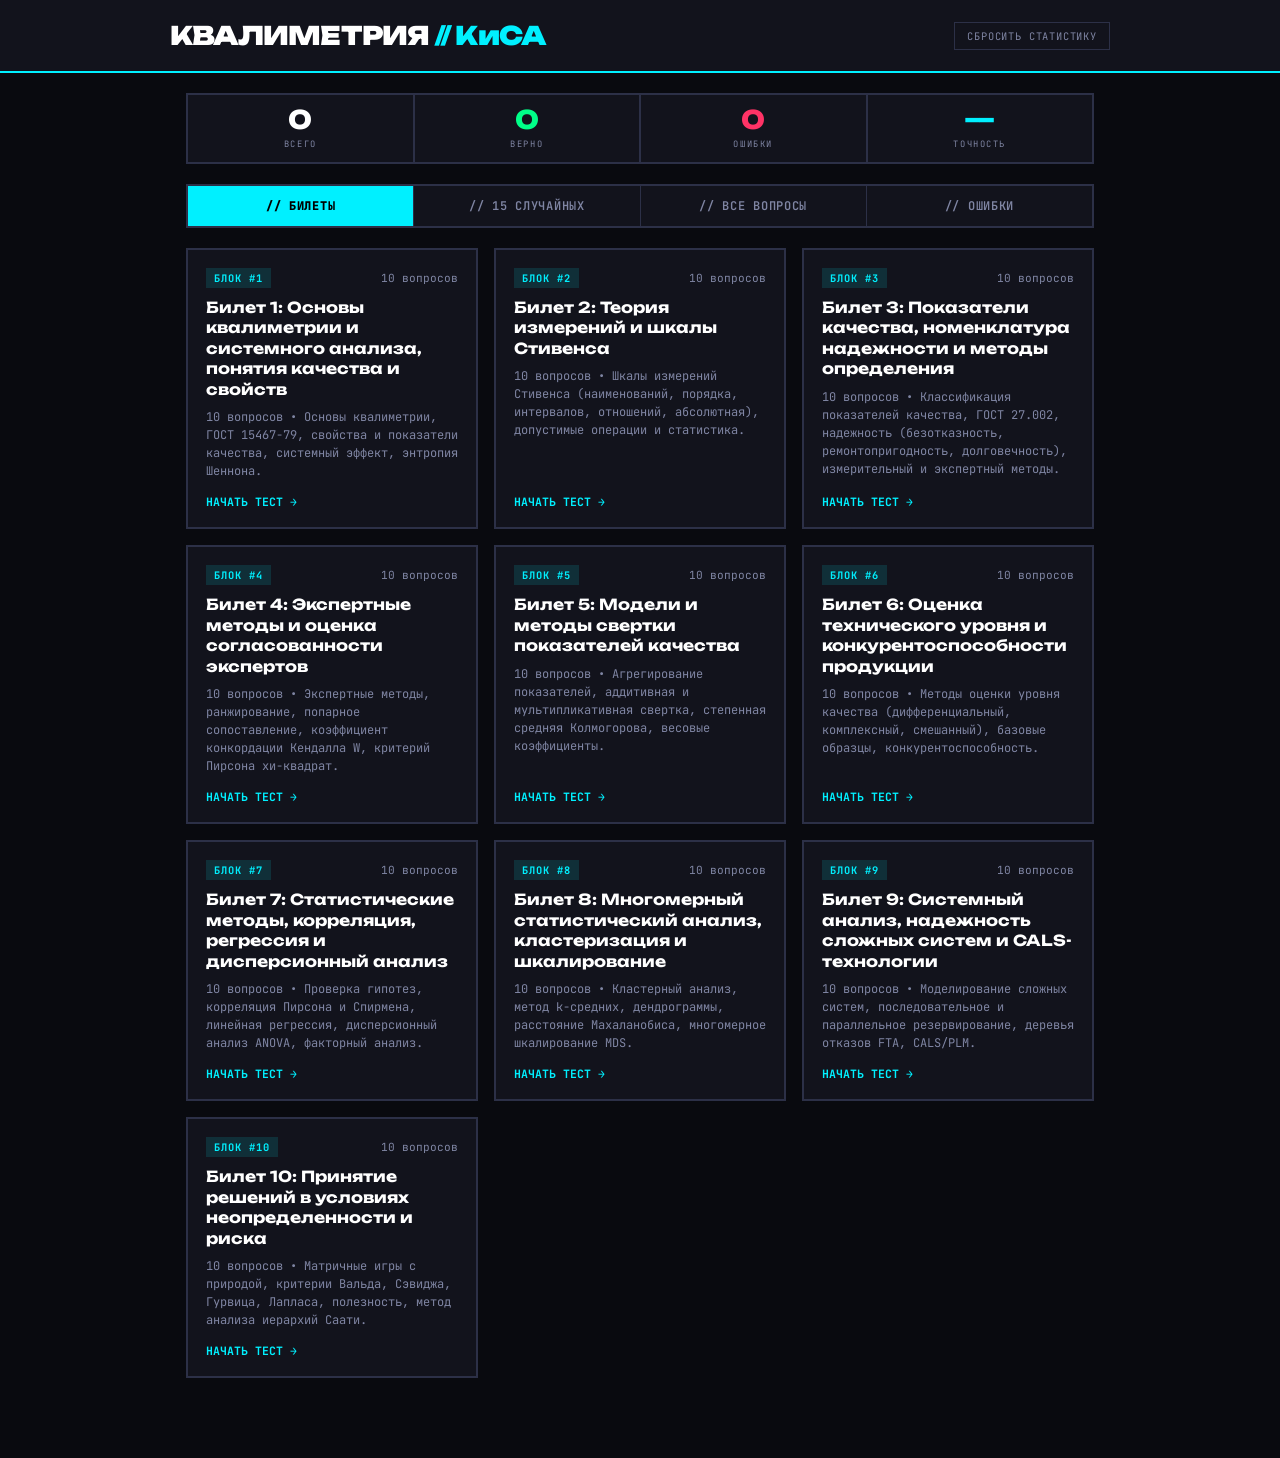
<file: index.html>
<!DOCTYPE html>
<html lang="ru">
<head>
  <meta charset="UTF-8">
  <meta name="viewport" content="width=device-width, initial-scale=1.0">
  <title>КиСА // Экзаменационный Тренажер (В. И. Кириллов)</title>
  <meta name="description" content="100 экзаменационных вопросов по квалиметрии и системному анализу с двухэтажными формулами.">
  
  <!-- Local KaTeX with CDN Fallback -->
  <link rel="stylesheet" href="./katex/katex.min.css">
  <script src="./katex/katex.min.js"></script>
  <script src="./katex/contrib/auto-render.min.js"></script>
  <script>
    if (!window.katex) {
      document.write('<link rel="stylesheet" href="https://cdn.jsdelivr.net/npm/katex@0.16.9/dist/katex.min.css">');
      document.write('<script src="https://cdn.jsdelivr.net/npm/katex@0.16.9/dist/katex.min.js"><\/script>');
      document.write('<script src="https://cdn.jsdelivr.net/npm/katex@0.16.9/dist/contrib/auto-render.min.js"><\/script>');
    }
  </script>

  <link href="https://fonts.googleapis.com/css2?family=JetBrains+Mono:wght@400;500;600;700;800&family=Unbounded:wght@400;500;600;700;800;900&display=swap" rel="stylesheet">
  
  <style>
    *, *::before, *::after { box-sizing: border-box; margin: 0; padding: 0; }

    :root {
      --bg: #090a0f;
      --surface: #12131c;
      --surface-2: #1a1c29;
      --surface-3: #232638;
      --border: #2c3047;
      --border-bright: #3d4363;
      --accent: #00f0ff;
      --accent-dim: rgba(0, 240, 255, 0.12);
      --accent-gold: #ffb700;
      --text: #d8dbe8;
      --text-dim: #7f85a3;
      --text-bright: #ffffff;
      --correct: #00ff88;
      --correct-dim: rgba(0, 255, 136, 0.12);
      --wrong: #ff3366;
      --wrong-dim: rgba(255, 51, 102, 0.12);
      --missed: #ffaa00;
      --missed-dim: rgba(255, 170, 0, 0.12);
      --mono: 'JetBrains Mono', 'Cambria Math', monospace;
      --display: 'Unbounded', sans-serif;
    }

    body {
      font-family: var(--mono);
      background: var(--bg);
      color: var(--text);
      min-height: 100vh;
      display: flex;
      flex-direction: column;
      overflow-x: hidden;
      -webkit-font-smoothing: antialiased;
    }

    header {
      border-bottom: 2px solid var(--accent);
      padding: 20px 16px;
      background: var(--surface);
    }
    .header-content {
      max-width: 940px;
      margin: 0 auto;
      display: flex;
      justify-content: space-between;
      align-items: center;
      flex-wrap: wrap;
      gap: 16px;
    }
    h1 {
      font-family: var(--display);
      font-size: clamp(1.1rem, 3.2vw, 1.6rem);
      font-weight: 900;
      color: var(--text-bright);
      letter-spacing: -0.03em;
    }
    h1 span { color: var(--accent); }

    .reset-stats-btn {
      background: none;
      border: 1px solid var(--border);
      color: var(--text-dim);
      font-family: var(--mono);
      font-size: 0.65rem;
      padding: 6px 12px;
      cursor: pointer;
      text-transform: uppercase;
      letter-spacing: 0.08em;
      transition: all 0.2s;
    }
    .reset-stats-btn:hover {
      color: var(--wrong);
      border-color: var(--wrong);
    }

    .container {
      max-width: 940px;
      width: 100%;
      margin: 0 auto;
      padding: 20px 16px 80px;
      flex: 1;
    }

    .stats {
      display: grid;
      grid-template-columns: repeat(4, 1fr);
      gap: 2px;
      margin-bottom: 20px;
      background: var(--border);
      border: 2px solid var(--border);
    }
    .stat-cell {
      background: var(--surface);
      padding: 12px 8px;
      text-align: center;
    }
    .stat-num {
      font-family: var(--display);
      font-size: clamp(1.1rem, 3vw, 1.6rem);
      font-weight: 800;
      color: var(--text-bright);
      line-height: 1;
    }
    .stat-num.s-ok { color: var(--correct); }
    .stat-num.s-err { color: var(--wrong); }
    .stat-num.s-pct { color: var(--accent); }
    .stat-lbl {
      font-size: 0.55rem;
      text-transform: uppercase;
      letter-spacing: 0.18em;
      color: var(--text-dim);
      margin-top: 5px;
    }

    .modes {
      display: flex;
      gap: 0;
      margin-bottom: 20px;
      border: 2px solid var(--border);
      overflow-x: auto;
    }
    .mode-btn {
      flex: 1;
      min-width: 0;
      padding: 12px 8px;
      background: var(--surface);
      color: var(--text-dim);
      font-family: var(--mono);
      font-size: clamp(0.62rem, 1.8vw, 0.75rem);
      font-weight: 600;
      text-transform: uppercase;
      letter-spacing: 0.06em;
      border: none;
      border-right: 1px solid var(--border);
      cursor: pointer;
      transition: background 0.15s, color 0.15s;
      white-space: nowrap;
    }
    .mode-btn:last-child { border-right: none; }
    .mode-btn:hover { background: var(--surface-2); color: var(--text); }
    .mode-btn.active {
      background: var(--accent);
      color: #000000;
      font-weight: 800;
    }

    .screen { display: none; }
    .screen.active { display: block; }

    .tickets-grid {
      display: grid;
      grid-template-columns: repeat(auto-fill, minmax(280px, 1fr));
      gap: 16px;
    }
    .ticket-card {
      background: var(--surface);
      border: 2px solid var(--border);
      padding: 18px;
      cursor: pointer;
      transition: all 0.2s ease;
      display: flex;
      flex-direction: column;
      justify-content: space-between;
    }
    .ticket-card:hover {
      border-color: var(--accent);
      transform: translateY(-2px);
      box-shadow: 0 4px 16px rgba(0, 240, 255, 0.1);
    }
    .ticket-card-header {
      display: flex;
      justify-content: space-between;
      align-items: center;
      margin-bottom: 10px;
    }
    .ticket-tag {
      font-size: 0.65rem;
      text-transform: uppercase;
      letter-spacing: 0.1em;
      color: var(--accent);
      background: var(--accent-dim);
      padding: 3px 8px;
      font-weight: 700;
    }
    .ticket-count {
      font-size: 0.7rem;
      color: var(--text-dim);
    }
    .ticket-card h3 {
      font-family: var(--display);
      font-size: 0.95rem;
      font-weight: 700;
      color: var(--text-bright);
      margin-bottom: 8px;
      line-height: 1.35;
    }
    .ticket-card p {
      font-size: 0.75rem;
      color: var(--text-dim);
      line-height: 1.5;
    }

    .quiz-card {
      background: var(--surface);
      border: 2px solid var(--border);
      padding: 24px;
      margin-bottom: 16px;
    }
    .quiz-top {
      display: flex;
      justify-content: space-between;
      align-items: center;
      margin-bottom: 16px;
      padding-bottom: 12px;
      border-bottom: 1px solid var(--border);
      font-size: 0.75rem;
      color: var(--text-dim);
    }
    .progress-bar-wrap {
      width: 100%;
      height: 4px;
      background: var(--border);
      margin-bottom: 20px;
    }
    .progress-bar-fill {
      height: 100%;
      background: var(--accent);
      width: 0%;
      transition: width 0.3s ease;
    }
    .question-title {
      font-size: 1.05rem;
      font-weight: 600;
      color: var(--text-bright);
      line-height: 1.6;
      margin-bottom: 20px;
    }

    .options-list {
      display: flex;
      flex-direction: column;
      gap: 10px;
      margin-bottom: 24px;
    }
    .option-item {
      background: var(--surface-2);
      border: 2px solid var(--border);
      padding: 14px 16px;
      cursor: pointer;
      display: flex;
      align-items: flex-start;
      gap: 14px;
      transition: all 0.15s ease;
    }
    .option-item:hover {
      border-color: var(--text-dim);
      background: var(--surface-3);
    }
    .option-item.selected {
      border-color: var(--accent);
      background: var(--accent-dim);
    }
    .option-item.correct {
      border-color: var(--correct) !important;
      background: var(--correct-dim) !important;
    }
    .option-item.wrong {
      border-color: var(--wrong) !important;
      background: var(--wrong-dim) !important;
    }
    .option-item.missed {
      border-color: var(--missed) !important;
      background: var(--missed-dim) !important;
    }

    .control-indicator {
      width: 18px;
      height: 18px;
      border: 2px solid var(--text-dim);
      display: flex;
      align-items: center;
      justify-content: center;
      margin-top: 3px;
      flex-shrink: 0;
      transition: all 0.15s ease;
    }
    .option-item.selected .control-indicator {
      border-color: var(--accent);
      background: var(--accent);
    }
    .option-item.correct .control-indicator {
      border-color: var(--correct);
      background: var(--correct);
    }
    .option-item.wrong .control-indicator {
      border-color: var(--wrong);
      background: var(--wrong);
    }
    .option-item.missed .control-indicator {
      border-color: var(--missed);
      background: var(--missed);
    }
    .control-indicator::after {
      content: '';
      display: none;
      width: 6px;
      height: 6px;
      background: #000000;
    }
    .option-item.selected .control-indicator::after,
    .option-item.correct .control-indicator::after,
    .option-item.wrong .control-indicator::after,
    .option-item.missed .control-indicator::after {
      display: block;
    }

    .option-text {
      font-size: 0.92rem;
      line-height: 1.7;
      color: var(--text);
    }
    .option-item.selected .option-text { color: var(--text-bright); }

    /* Real 2-Story KaTeX Formulas Styling */
    .katex {
      font-size: 1.15em !important;
      color: #ffd000 !important;
    }
    .katex-display {
      margin: 0.5em 0 !important;
    }
    .katex .frac-line {
      border-bottom-color: #ffd000 !important;
    }

    .explanation-box {
      background: var(--surface-2);
      border-left: 4px solid var(--accent);
      padding: 16px;
      margin-bottom: 20px;
      font-size: 0.88rem;
      line-height: 1.7;
      display: none;
    }
    .explanation-box strong { color: var(--accent); }

    .actions-panel {
      display: flex;
      justify-content: space-between;
      gap: 12px;
    }
    .btn {
      font-family: var(--display);
      font-size: 0.78rem;
      font-weight: 800;
      text-transform: uppercase;
      letter-spacing: 0.08em;
      padding: 14px 24px;
      border: none;
      cursor: pointer;
      transition: all 0.2s ease;
    }
    .btn-primary {
      background: var(--accent);
      color: #000000;
      flex: 1;
    }
    .btn-primary:hover:not(:disabled) {
      background: #33f3ff;
      box-shadow: 0 0 16px rgba(0, 240, 255, 0.4);
    }
    .btn-primary:disabled {
      background: var(--surface-3);
      color: var(--text-dim);
      cursor: not-allowed;
    }
    .btn-secondary {
      background: var(--surface-2);
      border: 1px solid var(--border);
      color: var(--text);
    }
    .btn-secondary:hover {
      background: var(--surface-3);
      color: var(--text-bright);
    }

    .results-card {
      background: var(--surface);
      border: 2px solid var(--border);
      padding: 36px 24px;
      text-align: center;
    }
    .results-score {
      font-family: var(--display);
      font-size: 3rem;
      font-weight: 900;
      color: var(--accent);
      margin: 16px 0;
    }
    .results-score span {
      font-size: 1.5rem;
      color: var(--text-dim);
    }
    .results-text {
      font-size: 0.9rem;
      color: var(--text);
      max-width: 500px;
      margin: 0 auto 28px;
      line-height: 1.6;
    }

    @media (max-width: 600px) {
      .modes { flex-wrap: wrap; }
      .mode-btn { width: 50%; flex: none; }
      .mode-btn:nth-child(even) { border-right: none; }
      .mode-btn:nth-child(1), .mode-btn:nth-child(2) { border-bottom: 1px solid var(--border); }
    }
  </style>
</head>
<body>

  <header>
    <div class="header-content">
      <h1>КВАЛИМЕТРИЯ <span>// КиСА</span></h1>
      <button class="reset-stats-btn" onclick="resetStats()">Сбросить статистику</button>
    </div>
  </header>

  <div class="container">
    
    <div class="stats">
      <div class="stat-cell"><div class="stat-num" id="sTotal">0</div><div class="stat-lbl">Всего</div></div>
      <div class="stat-cell"><div class="stat-num s-ok" id="sOk">0</div><div class="stat-lbl">Верно</div></div>
      <div class="stat-cell"><div class="stat-num s-err" id="sErr">0</div><div class="stat-lbl">Ошибки</div></div>
      <div class="stat-cell"><div class="stat-num s-pct" id="sPct">—</div><div class="stat-lbl">Точность</div></div>
    </div>

    <div class="modes">
      <button class="mode-btn active" id="modeTicket" onclick="setMode('ticket')">// Билеты</button>
      <button class="mode-btn" id="modeRandom" onclick="setMode('random')">// 15 случайных</button>
      <button class="mode-btn" id="modeAll" onclick="setMode('all')">// Все вопросы</button>
      <button class="mode-btn" id="modeErrors" onclick="setMode('errors')">// Ошибки</button>
    </div>

    <div id="selectScreen" class="screen active">
      <div class="tickets-grid" id="ticketsContainer"></div>
    </div>

    <div id="quizScreen" class="screen">
      <div class="quiz-card">
        <div class="quiz-top">
          <span id="currentTicketTitle">Билет 1</span>
          <span id="progressText">Вопрос 1 из 10</span>
        </div>
        <div class="progress-bar-wrap">
          <div class="progress-bar-fill" id="progressBar"></div>
        </div>
        <div class="question-title" id="questionText">Текст вопроса...</div>
        <div class="options-list" id="optionsList"></div>
        <div class="explanation-box" id="explanationBox">
          <strong>💡 Пояснение:</strong>
          <div id="explanationText" style="margin-top: 6px;"></div>
        </div>
      </div>
      <div class="actions-panel">
        <button class="btn btn-secondary" onclick="exitToMenu()">← Меню</button>
        <button class="btn btn-primary" id="actionBtn" onclick="handleAction()" disabled>Ответить</button>
      </div>
    </div>

    <div id="resultsScreen" class="screen">
      <div class="results-card">
        <h2 style="font-family: var(--display); font-size: 1.3rem;">Тестирование завершено</h2>
        <div class="results-score" id="resultsScore">0 <span>/ 10</span></div>
        <p class="results-text" id="resultsText">Результат...</p>
        <button class="btn btn-primary" onclick="exitToMenu()">Выбрать другой билет</button>
      </div>
    </div>

  </div>

  <script>
    const ticketsData = {
  "1": {
    "title": "Билет 1: Основы квалиметрии и системного анализа, понятия качества и свойств",
    "description": "10 вопросов • Основы квалиметрии, ГОСТ 15467-79, свойства и показатели качества, системный эффект, энтропия Шеннона.",
    "questions": [
      {
        "text": "Какова главная цель и предмет исследования квалиметрии как научной дисциплины согласно ГОСТ 15467-79 и трудам В. И. Кириллова?",
        "options": [
          "а) Организация бухгалтерского баланса и финансового аудита промышленных предприятий.",
          "б) Исключительно поверка и метрологическая аттестация эталонных средств измерений электрических величин;",
          "в) Технологическое проектирование режимов механической обработки конструкционных материалов;",
          "г) Расчет рыночной равновесной цены потребительских товаров на основе динамики баланса спроса и предложения;",
          "д) Разработка методологии и математических методов количественной оценки качества всевозможных объектов (продукции, услуг, процессов);"
        ],
        "correct": [
          4
        ],
        "explanation": "Правильный ответ: д. Квалиметрия — это наука о способах измерения и количественной оценки качества объектов реального мира (продукции, процессов, услуг). Поверка СИ относится к метрологии (б), расчет рыночной цены — к микроэкономике (г), режимы обработки — к машиностроению (в), а бухучет — к финансам (а)."
      },
      {
        "text": "В теории квалиметрии разграничиваются понятия «свойство продукции» и «показатель качества». Какие из следующих утверждений точно отражают их соотношение? (выберите все верные варианты):",
        "options": [
          "а) Свойство — это объективная способность продукции проявляться при ее создании и эксплуатации, а показатель качества — количественная характеристика одного или нескольких свойств;",
          "б) Понятия свойства и показателя качества полностью тождественны и используются как синонимы.",
          "в) Показатель качества может быть как единичным (характеризующим одно свойство), так и комплексным (совокупность свойств);",
          "г) Свойство существует объективно независимо от факта его измерения, тогда как показатель качества требует выбора единиц измерения и методики оценивания;",
          "д) Свойство представляет собой числовую величину, а показатель качества является чисто качественной словесной категорией;"
        ],
        "correct": [
          0,
          2,
          3
        ],
        "explanation": "Правильные ответы: а, в, г. Свойство — это объективная техническая категория, существующая независимо от измерения, а показатель качества — его количественная мера (единичная или комплексная). Утверждения б и д ошибочны: свойство не является числом, и эти термины не синонимы."
      },
      {
        "text": "Какие из перечисленных групп показателей относятся к группе «Показателей назначения» промышленной продукции по ГОСТ 15467-79? (выберите все верные варианты):",
        "options": [
          "а) Интенсивность отказов электронных компонентов в течение гарантийного срока эксплуатации;",
          "б) Показатели функциональной эффективности (пропускная способность канала связи, быстродействие процессора);",
          "в) Показатели конструктивного состава (габаритные размеры, объем буферной памяти, масса блока);",
          "г) Показатели приспособляемости к режимам применения и внешним климатическим факторам;",
          "д) Удельная трудоемкость технического обслуживания и средняя стоимость планового ремонта."
        ],
        "correct": [
          1,
          2,
          3
        ],
        "explanation": "Правильные ответы: б, в, г. В квалиметрии показатели назначения делятся на функциональные, конструктивные и приспособляемости. Интенсивность отказов относится к надежности (а), а трудоемкость ТО — к показателям технологичности и эксплуатационных затрат (д)."
      },
      {
        "text": "Каково ключевое различие между категориями «Качество продукции» и «Уровень качества продукции»?",
        "options": [
          "а) Качество относится только к готовой продукции на складе, а уровень качества — к сырью и полуфабрикатам;",
          "б) Качество неизменно во времени, а уровень качества меняется каждый рабочий день согласно графику дежурств;",
          "в) Качество измеряется исключительно в рублях, а уровень качества — в процентах брака на производстве;",
          "г) Уровень качества — это относительная характеристика, основанная на сопоставлении совокупности показателей качества оцениваемого объекта с базовыми (эталонными) значениями;",
          "д) Между качеством и уровнем качества различий нет, это идентичные термины стандарта."
        ],
        "correct": [
          3
        ],
        "explanation": "Правильный ответ: г. Согласно ГОСТ 15467-79 и Кириллову, качество — совокупность свойств продукции, а уровень качества — относительная мера, полученная путем сопоставления показателей объекта с базовыми значениями (аналогами, эталонами)."
      },
      {
        "text": "Какие из приведенных научных принципов сформулированы в квалиметрии (по Г. Г. Азгальдову и В. И. Кириллову) как базовые правила оценивания? (выберите все верные варианты):",
        "options": [
          "а) Принцип абсолютного приоритета затрат: экономические затраты всегда строго доминируют над функциональными параметрами.",
          "б) Принцип иерархичности: качество сложного объекта представляется многоуровневой древовидной структурой от общих свойств к единичным;",
          "в) Принцип относительности: оценка качества всегда соотносится с конкретной потребностью, базовыми образцами и условиями применения;",
          "г) Принцип независимости по предпочтению: значимость одного свойства на данном уровне иерархии не должна зависеть от значения другого свойства;",
          "д) Принцип аддитивности без весов: любые показатели качества можно суммировать напрямую без учета их относительной важности;"
        ],
        "correct": [
          1,
          2,
          3
        ],
        "explanation": "Правильные ответы: б, в, г. Базовые принципы квалиметрии: относительность оценки, иерархичность структуры свойств и независимость свойств по предпочтению. Простое суммирование без весов (д) и абсолютный примат затрат (а) прямо противоречат теории квалиметрии."
      },
      {
        "text": "Что в системном анализе понимается под фундаментальным свойством «Эмерджентности» (системного эффекта)? (выберите все верные варианты):",
        "options": [
          "а) Наличие у целостной системы качественно новых интегративных свойств, принципиально отсутствующих у ее составных элементов, взятых изолированно;",
          "б) Полная декомпозируемость любого процесса управления на систему линейных алгебраических уравнений;",
          "в) Монотонное самопроизвольное возрастание энтропии в замкнутых термодинамических структурах.",
          "г) Несводимость совокупных свойств целостной системы к простой аддитивной сумме свойств ее компонентов;",
          "д) Способность системы сохранять устойчивое динамическое равновесие при внешних возмущающих воздействиях;"
        ],
        "correct": [
          0,
          3
        ],
        "explanation": "Правильные ответы: а, г. Эмерджентность (целостность, системный эффект) — возникновение у системы новых интегративных свойств, не сводимых к сумме свойств частей. Сохранение равновесия (д) — это гомеостаз, а рост энтропии (в) — второй закон термодинамики."
      },
      {
        "text": "Какая математическая формула выражает информационную энтропию дискретной системы по К. Шеннону при наличии $n$ состояний с вероятностями $p_i$?",
        "options": [
          "а) $H(X) = -\\sum_{i=1}^n p_i \\log_2 p_i$;",
          "б) $H(X) = 1 - \\prod_{i=1}^n (1 - p_i)$;",
          "в) $H(X) = \\sqrt{\\sum_{i=1}^n (p_i - \bar{p})^2}$.",
          "г) $H(X) = \\sum_{i=1}^n p_i^2$;",
          "д) $H(X) = \frac{1}{n} \\sum_{i=1}^n \\ln p_i$;"
        ],
        "correct": [
          0
        ],
        "explanation": "Правильный ответ: а. Формула Клода Шеннона для энтропии дискретной системы имеет вид $H(X) = -\\sum_{i=1}^n p_i \\log_2 p_i$ (или эквивалентно $\\sum p_i \\log_2 (1/p_i)$). Вариант а — индекс Херфиндаля, в — параллельная надежность, д — стандартное отклонение."
      },
      {
        "text": "Какие из перечисленных системных характеристик отражают понятие «Гомеостаз» сложного технического объекта? (выберите все верные варианты):",
        "options": [
          "а) Мгновенное прекращение функционирования объекта при отказе одного резервного узла;",
          "б) Наличие контуров отрицательной обратной связи, компенсирующих возникающие возмущения параметров;",
          "в) Самопроизвольный лавинообразный переход системы в хаотическое состояние при малых флуктуациях.",
          "г) Способность системы поддерживать существенные переменные и показатели качества в допустимых пределах при воздействии внешней среды;",
          "д) Полная неизменность физической топологии системы при любых катастрофических разрушениях компонентов;"
        ],
        "correct": [
          1,
          3
        ],
        "explanation": "Правильные ответы: б, г. Гомеостаз — свойство системы поддерживать динамическое постоянство внутренней среды и показателей функционирования за счет регуляторных механизмов отрицательной обратной связи. Варианты в, г, д описывают абсолютную хрупкость либо неустойчивость."
      },
      {
        "text": "В квалиметрии выделяют общую, специальную и предметную ветви. Какие задачи и объекты исследует «Специальная квалиметрия»? (выберите все верные варианты):",
        "options": [
          "а) Количественную оценку единичных конкретных изделий (например, интегральной микросхемы К561ЛА7 или резистора МЛТ-0.25);",
          "б) Методы оценки качества масштабных однородных классов объектов со специфическими особенностями (квалиметрия программного обеспечения, квалиметрия труда, экспертная квалиметрия);",
          "в) Исключительно юридические правила регистрации товарных знаков в патентных бюро.",
          "г) Методики оценивания, обусловленные специфической социальной или информационной природой больших групп объектов;",
          "д) Разработку философских общенаучных концепций теории качества без привязки к классам объектов;"
        ],
        "correct": [
          1,
          3
        ],
        "explanation": "Правильные ответы: б, г. Специальная квалиметрия изучает методы оценки специфических классов объектов (ПО, труд, услуги, экспертные оценки). Общая квалиметрия изучает общетеоретические законы (д), а предметная — оценивает конкретные изделия и марки продукции (а)."
      },
      {
        "text": "Какова правильная последовательность начальных этапов квалиметрической оценки качества технического объекта?",
        "options": [
          "а) Нормализация показателей $\\to$ отмена стандартов $\\to$ субъективное утверждение акта приемки.",
          "б) Произвольный выбор наилучшего образца экспертом без фиксации измерений и параметров;",
          "в) Измерение единичных показателей $\\to$ расчет цены $\\to$ утилизация базового образца;",
          "г) Определение цели оценки $\\to$ построение дерева свойств $\\to$ выбор базы сравнения и весов $\\to$ измерение и расчет показателей;",
          "д) Сначала расчет комплексного показателя, затем построение дерева свойств и в конце формулирование цели;"
        ],
        "correct": [
          3
        ],
        "explanation": "Правильный ответ: г. Классический цикл квалиметрии строго иерархичен: формулирование цели и условий $\\to$ декомпозиция и построение дерева свойств $\\to$ выбор базы сравнения и весовых коэффициентов $\\to$ измерение единичных показателей, нормализация и свертка в комплексный показатель."
      }
    ]
  },
  "2": {
    "title": "Билет 2: Теория измерений и шкалы Стивенса",
    "description": "10 вопросов • Шкалы измерений Стивенса (наименований, порядка, интервалов, отношений, абсолютная), допустимые операции и статистика.",
    "questions": [
      {
        "text": "Какая математическая группа преобразований и какие статистики допустимы в «Шкале наименований (номинальной шкале)»?",
        "options": [
          "а) Преобразования подобия $y = ax$ ($a > 0$); допустимо среднее геометрическое;",
          "б) Строго монотонно возрастающие преобразования; допустима медиана и квартили;",
          "в) Любые взаимно однозначные преобразования (подстановки); допустима только мода и частотный анализ;",
          "г) Только тождественное преобразование $y = x$; допустимы абсолютно все математические операции.",
          "д) Линейные преобразования $y = ax + b$; допустимо среднее арифметическое и дисперсия;"
        ],
        "correct": [
          2
        ],
        "explanation": "Правильный ответ: в. Номинальная шкала фиксирует лишь эквивалентность ($A = B$ или $A \\neq B$). Она инвариантна относительно взаимно однозначных преобразований (подстановок), а из мер центральной тенденции имеет математический смысл только мода."
      },
      {
        "text": "В чем заключается математическая специфика «Шкалы порядка (ранговой шкалы)» по Стивенсу? (выберите все верные варианты):",
        "options": [
          "а) Допускает вычисление корректного среднего арифметического и дисперсии.",
          "б) Допускает любое строго монотонно возрастающее преобразование $y = f(x)$, сохраняющее порядок рангов;",
          "в) В качестве инвариантной меры центральной тенденции позволяет использовать медиану и квантили (квартили, процентили);",
          "г) Позволяет вычислять разности рангов и утверждать, что разница между 1 и 2 местом равна разнице между 4 и 5 местом;",
          "д) Задает отношение строгого порядка ($A > B$ или $A < B$), но не определяет величину расстояния между объектами;"
        ],
        "correct": [
          1,
          2,
          4
        ],
        "explanation": "Правильные ответы: б, в, д. Порядковая шкала отражает только отношения порядка, инвариантна к монотонным возрастающим преобразованиям, а допустимой мерой центральной тенденции является медиана. Вычисление среднего арифметического (а) и сложение/вычитание рангов (г) в ней некорректны."
      },
      {
        "text": "Каковы свойства «Шкалы интервалов» и какие математические операции в ней являются корректными? (выберите все верные варианты):",
        "options": [
          "а) Имеет установленную единицу измерений, но условную (произвольно выбранную) точку отсчета (условный нуль);",
          "б) Сохраняет неизменным отношение интервалов (разностей) между величинами: $\\frac{x_1 - x_2}{x_3 - x_4} = \\text{inv}$;",
          "в) Допускает вычисление среднего арифметического, дисперсии и коэффициента корреляции Пирсона;",
          "г) Позволяет утверждать, что температура $40^\\circ\\text{C}$ ровно в 2 раза выше, чем $20^\\circ\\text{C}$.",
          "д) Допускает линейные преобразования вида $y = a \\cdot x + b$, где $a > 0$, а $b$ — произвольный сдвиг нуля;"
        ],
        "correct": [
          0,
          1,
          2,
          4
        ],
        "explanation": "Правильные ответы: а, б, в, д. Шкала интервалов (например, шкала Цельсия) имеет условный нуль, инвариантна к линейным преобразованиям $y = ax+b$, сохраняет отношения интервалов и допускает вычисление среднего арифметического. Утверждение д неверно: кратные отношения (в $k$ раз) при условном нуле бессмысленны ($40^\\circ\\text{C} = 313.15\\,\\text{K}$, $20^\\circ\\text{C} = 293.15\\,\\text{K}$, отношение $\\approx 1.068$, а не 2)."
      },
      {
        "text": "Какое из приведенных свойств является определяющим для «Шкалы отношений» в отличие от шкалы интервалов?",
        "options": [
          "а) Инвариантность к произвольному нелинейному логарифмическому сдвигу;",
          "б) Наличие естественного, абсолютного нуля, означающего полное отсутствие измеряемого свойства;",
          "в) Возможность использования только моды и медианы;",
          "г) Отсутствие единицы измерений;",
          "д) Запрет на использование операции умножения на положительную константу."
        ],
        "correct": [
          1
        ],
        "explanation": "Правильный ответ: б. Главное отличие шкалы отношений (масса, длина, сопротивление, температура в Кельвинах) от шкалы интервалов — наличие естественного абсолютного нуля, что делает инвариантными отношения величин ($y = ax, a > 0$) и позволяет судить, во сколько раз одно значение больше другого."
      },
      {
        "text": "Какие из перечисленных физических величин и шкал относятся к «Шкале отношений»? (выберите все верные варианты):",
        "options": [
          "а) Масса физического тела (в килограммах, кг);",
          "б) Календарная дата по григорианскому летоисчислению (год от Рождества Христова).",
          "в) Температура по шкале Цельсия ($^\\circ\\text{C}$);",
          "г) Электрическое сопротивление проводника (в Омах, Ом);",
          "д) Абсолютная термодинамическая температура (в Кельвинах, К);"
        ],
        "correct": [
          0,
          3,
          4
        ],
        "explanation": "Правильные ответы: а, г, д. Температура в Кельвинах, сопротивление и масса имеют естественный нуль (шкала отношений). Шкала Цельсия (в) и календарный год (б) имеют искусственную точку отсчета и относятся к шкале интервалов."
      },
      {
        "text": "Что представляет собой «Абсолютная шкала» по классификации Стивенса? (выберите все верные варианты):",
        "options": [
          "а) Шкалу, используемую для подсчета дискретных объектов (число дефектов, количество отказов, число элементов);",
          "б) Шкалу, единственным допустимым преобразованием которой является тождественное преобразование: $y = x$;",
          "в) Шкалу, обладающую как естественным абсолютным нулем, так и естественной (не зависящей от договоренностей) единицей измерения;",
          "г) Шкалу, допускающую произвольный аддитивный сдвиг $y = x + C$ при неизменной единице масштаба;",
          "д) Шкалу с непрерывным бесконечным множеством равноправных условных нулей."
        ],
        "correct": [
          0,
          1,
          2
        ],
        "explanation": "Правильные ответы: а, б, в. В абсолютной шкале (счет объектов, безразмерные вероятности, относительные коэффициенты) нуль и единица естественны, допустимо только тождественное преобразование $y = x$. Варианты г и д противоречат определению абсолютной шкалы."
      },
      {
        "text": "Какая статистическая мера центральной тенденции является математически инвариантной для порядковой (ранговой) шкалы?",
        "options": [
          "а) Медиана (и квантили);",
          "б) Среднее арифметическое взвешенное;",
          "в) Среднее гармоническое;",
          "г) Выборочная дисперсия.",
          "д) Среднее геометрическое;"
        ],
        "correct": [
          0
        ],
        "explanation": "Правильный ответ: а. Для порядковой шкалы инвариантной мерой является медиана, так как она зависит исключительно от порядка элементов и сохраняется при любых строго монотонных преобразованиях. Средние степенные величины (в, д, б, г) требуют операций сложения, недопустимых в шкале порядка."
      },
      {
        "text": "Какая грубая методологическая ошибка возникает при вычислении среднего арифметического баллов в порядковой 5-балльной шкале оценивания качества? (выберите все верные варианты):",
        "options": [
          "а) Неявно постулируется ложная гипотеза о равенстве интервалов между баллами (будто разность между 'отлично' и 'хорошо' равна разности между 'хорошо' и 'удовлетворительно');",
          "б) Результат усреднения теряет инвариантность при нелинейном монотонном преобразовании шкалы баллов;",
          "в) Нарушается закон сохранения энергии в измерительном приборе;",
          "г) Операция вычисления среднего арифметического запрещена физическими законами квантовой механики.",
          "д) Среднее арифметическое в порядковой шкале искажает ранжирование объектов;"
        ],
        "correct": [
          0,
          1,
          4
        ],
        "explanation": "Правильные ответы: а, б, д. Усреднение порядковых баллов некорректно, так как расстояния между соседними категориями субъективны и неравны, а порядок средних может измениться при допустимом монотонном перешкалировании. Варианты г и д абсурдны."
      },
      {
        "text": "Какие из перечисленных измерительных шкал относятся к классу метрических (количественных) шкал? (выберите все верные варианты):",
        "options": [
          "а) Шкала наименований (номинальная);",
          "б) Шкала интервалов;",
          "в) Абсолютная шкала.",
          "г) Шкала порядка (ранговая);",
          "д) Шкала отношений;"
        ],
        "correct": [
          1,
          2,
          4
        ],
        "explanation": "Правильные ответы: б, в, д. Метрическими (количественными) шкалами являются интервалы, отношения и абсолютная шкала. Шкалы наименований (а) и порядка (г) являются неметрическими (качественными)."
      },
      {
        "text": "Какая шкала измерений используется для представления вероятностей безотказной работы $P(t)$ и коэффициентов весомости свойств в квалиметрии?",
        "options": [
          "а) Порядковая ранговая шкала безразмерных чисел;",
          "б) Шкала интервалов с произвольной температурой замерзания.",
          "в) Шкала разностей с бесконечным отрицательным диапазоном;",
          "г) Номинальная качественная шкала наименований;",
          "д) Абсолютная шкала с диапазоном допустимых значений от 0 до 1;"
        ],
        "correct": [
          4
        ],
        "explanation": "Правильный ответ: д. Вероятности, относительные веса (суммирующиеся к 1) и нормализованные комплексные оценки принадлежат абсолютной шкале: они безразмерны, имеют естественный нуль (0) и естественную единицу (1), и не допускают произвольных масштабирований."
      }
    ]
  },
  "3": {
    "title": "Билет 3: Показатели качества, номенклатура надежности и методы определения",
    "description": "10 вопросов • Классификация показателей качества, ГОСТ 27.002, надежность (безотказность, ремонтопригодность, долговечность), измерительный и экспертный методы.",
    "questions": [
      {
        "text": "Какой показатель качества по определению ГОСТ 15467-79 называется «Комплексным»?",
        "options": [
          "а) Показатель, отражающий отношение прибыли предприятия к себестоимости продукции.",
          "б) Показатель базового образца, принятый за эталон в нормативно-технической документации;",
          "в) Показатель, определяемый исключительно органолептическим методом с помощью органов чувств человека;",
          "г) Показатель качества продукции, характеризующий совместную совокупность нескольких ее свойств;",
          "д) Показатель качества продукции, относящийся только к одному из ее свойств;"
        ],
        "correct": [
          3
        ],
        "explanation": "Правильный ответ: г. Согласно ГОСТ 15467-79, комплексный показатель характеризует совокупность двух или более взаимосвязанных свойств продукции (в отличие от единичного показателя — вариант д)."
      },
      {
        "text": "Какие единичные показатели надежности относятся к свойству «Безотказности» технических систем по ГОСТ 27.002? (выберите все верные варианты):",
        "options": [
          "а) Средняя наработка до отказа $T_0$ (для невосстанавливаемых объектов);",
          "б) Интенсивность отказов $\\lambda(t)$;",
          "в) Вероятность безотказной работы $P(t)$ в течение заданного интервала времени;",
          "г) Среднее время восстановления работоспособного состояния $T_{\\text{в}}$;",
          "д) Назначенный срок службы изделия до списания в годах."
        ],
        "correct": [
          0,
          1,
          2
        ],
        "explanation": "Правильные ответы: а, б, в. Безотказность характеризуется $P(t)$, наработкой до отказа $T_0$, параметром потока отказов $\\omega(t)$ и интенсивностью отказов $\\lambda(t)$. Время восстановления (г) относится к ремонтопригодности, а срок службы (д) — к долговечности."
      },
      {
        "text": "Какие составляющие входят в комплексное понятие «Надежность технического изделия» согласно ГОСТ 27.002? (выберите все верные варианты):",
        "options": [
          "а) Безотказность;",
          "б) Долговечность;",
          "в) Эстетичность внешнего вида изделия.",
          "г) Сохраняемость;",
          "д) Ремонтопригодность;"
        ],
        "correct": [
          0,
          1,
          3,
          4
        ],
        "explanation": "Правильные ответы: а, б, г, д. Согласно ГОСТ 27.002, надежность — сложное комплексное свойство, включающее четыре составляющих: безотказность, долговечность, ремонтопригодность и сохраняемость. Эстетичность (в) относится к эстетическим показателям качества."
      },
      {
        "text": "Что в теории квалиметрии представляет собой «Интегральный показатель качества продукции» $I$?",
        "options": [
          "а) Логарифм отношения массы готового изделия к массе исходной заготовки;",
          "б) Сумму всех баллов, выставленных экспертами на заводских приемо-сдаточных испытаниях;",
          "в) Определенный интеграл от плотности вероятности распределения отказов по времени эксплуатации;",
          "г) Произведение коэффициента готовности на коэффициент сохранения эффективности.",
          "д) Отношение суммарного полезного эффекта от эксплуатации продукции к суммарным затратам на ее создание и потребление;"
        ],
        "correct": [
          4
        ],
        "explanation": "Правильный ответ: д. Интегральный показатель качества $I$ выражает экономическую полезность и определяется как отношение суммарного полезного эффекта $W$ к суммарным совокупным затратам $Z$ на создание и эксплуатацию: $I = W / Z$."
      },
      {
        "text": "Какие из перечисленных методов относятся к группе методов определения показателей качества по способу получения информации? (выберите все верные варианты):",
        "options": [
          "а) Социологический метод (на основе сбора и анализа мнений фактических или потенциальных потребителей);",
          "б) Экспертный метод (на основе суждений и опыта группы квалифицированных специалистов);",
          "в) Расчетный метод (на основе математических моделей, формул и теоретических закономерностей);",
          "г) Метод интуитивного угадывания без протоколирования данных.",
          "д) Измерительный метод (на основе технических средств измерений и испытаний);"
        ],
        "correct": [
          0,
          1,
          2,
          4
        ],
        "explanation": "Правильные ответы: а, б, в, д. Стандартные методы получения информации о качестве: измерительный, расчетный, органолептический, регистрационный, экспертный и социологический. Вариант д не является научным методом."
      },
      {
        "text": "В чем заключаются главные достоинства и специфика «Органолептического метода» определения показателей качества? (выберите все верные варианты):",
        "options": [
          "а) Осуществляется с помощью органов чувств человека (зрение, слух, осязание, обоняние, вкус);",
          "б) Широко применяется при оценке эргономических, эстетических и потребительских показателей продукции;",
          "в) Обеспечивает максимальную оперативность оценки без необходимости применения сложного измерительного оборудования;",
          "г) Полностью исключает субъективизм и физиологическую утомляемость эксперта-дегустатора.",
          "д) Имеет объективный физический эталон с погрешностью не более $0.001\\%$;"
        ],
        "correct": [
          0,
          1,
          2
        ],
        "explanation": "Правильные ответы: а, б, в. Органолептический метод основан на органах чувств человека, быстр и незаменим для эстетических/вкусовых свойств. Однако он субъективен и подвержен утомляемости (поэтому в и д ошибочны)."
      },
      {
        "text": "Какой показатель надежности для восстанавливаемых технических систем выражает вероятность того, что объект окажется в работоспособном состоянии в произвольный момент времени?",
        "options": [
          "а) Гамма-процентный срок сохраняемости.",
          "б) Интенсивность износа деталей;",
          "в) Средняя трудоемкость демонтажа;",
          "г) Коэффициент готовности $K_{\\text{г}}$;",
          "д) Назначенный ресурс;"
        ],
        "correct": [
          3
        ],
        "explanation": "Правильный ответ: г. Коэффициент готовности $K_{\\text{г}} = \\frac{T_0}{T_0 + T_{\\text{в}}}$ определяет вероятность того, что восстанавливаемый объект работоспособен в произвольный момент времени между плановыми ТО."
      },
      {
        "text": "Какие требования предъявляются к «Базовым образцам» при определении относительного уровня качества продукции? (выберите все верные варианты):",
        "options": [
          "а) Базовый образец должен выпускаться исключительно государственным предприятием Республики Беларусь.",
          "б) В качестве базового образца разрешается выбирать устаревшую, снятую с производства продукцию для искусственного завышения уровня новинки;",
          "в) Значения показателей базового образца должны быть документально подтверждены стандартами, паспортами или испытаниями;",
          "г) Базовый образец должен отражать реальные передовые достижения мировой науки и техники на момент оценивания;",
          "д) Базовый образец должен обладать идентичным функциональным назначением и аналогичными условиями эксплуатации;"
        ],
        "correct": [
          2,
          3,
          4
        ],
        "explanation": "Правильные ответы: в, г, д. Базовый образец (эталон, аналог) должен быть функционально сопоставим, представлять передовой мировой технический уровень и иметь подтвержденные параметры. Брать устаревшие образцы для манипуляций (б) недопустимо."
      },
      {
        "text": "В каких случаях для оценки показателей качества продукции применяется «Регистрационный метод»? (выберите все верные варианты):",
        "options": [
          "а) Для подсчета количества бракованных изделий в партии по результатам сплошного контроля;",
          "б) Для теоретического расчета коэффициента теплопроводности по формулам квантовой статистики.",
          "в) Для фиксации затрат времени и материальных ресурсов на устранение дефектов;",
          "г) Для бесконтактного спектрального анализа кристаллической решетки полупроводника;",
          "д) Для подсчета числа отказов или сбоев изделия за время проведения ресурсных испытаний;"
        ],
        "correct": [
          0,
          2,
          4
        ],
        "explanation": "Правильные ответы: а, в, д. Регистрационный метод основан на наблюдении и подсчете числа определенных событий (число отказов, дефектов, затраченное время, количество брака). Спектральный анализ (г) — измерительный метод, а расчет теплопроводности (б) — расчетный метод."
      },
      {
        "text": "Какая математическая формула связывает интенсивность отказов $\\lambda = \\text{const}$ и вероятность безотказной работы $P(t)$ для простейшего экспоненциального закона надежности?",
        "options": [
          "а) $P(t) = \\cos(\\lambda t)$.",
          "б) $P(t) = 1 - \\lambda t$;",
          "в) $P(t) = \\frac{1}{1 + \\lambda t^2}$;",
          "г) $P(t) = \\ln(\\lambda t);$",
          "д) $P(t) = e^{-\\lambda t}$;"
        ],
        "correct": [
          4
        ],
        "explanation": "Правильный ответ: д. При экспоненциальном законе надежности (период нормальной эксплуатации при постоянной интенсивности отказов $\\lambda = \\text{const}$) вероятность безотказной работы равна $P(t) = e^{-\\lambda t}$, а средняя наработка до отказа $T_0 = 1 / \\lambda$."
      }
    ]
  },
  "4": {
    "title": "Билет 4: Экспертные методы и оценка согласованности экспертов",
    "description": "10 вопросов • Экспертные методы, ранжирование, попарное сопоставление, коэффициент конкордации Кендалла W, критерий Пирсона хи-квадрат.",
    "questions": [
      {
        "text": "В каких случаях в квалиметрии обоснованно и неизбежно применение экспертных методов оценивания?",
        "options": [
          "а) Исключительно для расчета геометрических размеров деталей по чертежам;",
          "б) Когда требуется автоматически сгенерировать программный код на языке C++;",
          "в) Когда оцениваемые свойства носят качественный характер или прямые инструментальные измерения физически невозможны либо экономически нецелесообразны;",
          "г) Только при наличии готового цифрового осциллографа наивысшего класса точности;",
          "д) При проведении стандартного входного контроля массы однородных металлических болтов."
        ],
        "correct": [
          2
        ],
        "explanation": "Правильный ответ: в. Экспертные методы применяются тогда, когда показатели невозможно или нецелесообразно измерить объективными техническими средствами (эстетические, эргономические свойства, весовые коэффициенты значимости, прогнозы развития)."
      },
      {
        "text": "Какие требования предъявляются к формированию экспертной комиссии в квалиметрии? (выберите все верные варианты):",
        "options": [
          "а) Обязательное наличие родственных связей между всеми членами экспертной комиссии;",
          "б) Независимость суждений и отсутствие служебной или личной заинтересованности в результатах экспертизы;",
          "в) Способность к объективному системному мышлению и эвристической оценке сложных объектов;",
          "г) Высокая профессиональная компетентность экспертов в оцениваемой предметной области;",
          "д) Принадлежность всех экспертов строго к одной узкой исследовательской лаборатории."
        ],
        "correct": [
          1,
          2,
          3
        ],
        "explanation": "Правильные ответы: б, в, г. Члены экспертной группы должны обладать доказанной компетентностью, быть независимыми и объективными. Родственные связи (а) и узкая корпоративная замкнутость (д) порождают конфликт интересов и субъективное искажение."
      },
      {
        "text": "В чем заключается суть «Метода ранжирования» при экспертной оценке $m$ объектов? (выберите все верные варианты):",
        "options": [
          "а) Метод требует от эксперта точного численного указания, во сколько раз один объект превосходит другой;",
          "б) Метод ранжирования проще психологически для эксперта, чем прямое назначение баллов в непрерывной шкале;",
          "в) В классическом ранжировании обязательно используются логарифмические преобразования Фурье.",
          "г) Наиболее предпочтительному объекту обычно присваивается ранг 1, следующему — ранг 2 и так далее до ранга $m$;",
          "д) Эксперт упорядочивает объекты в порядке убывания (или возрастания) интенсивности исследуемого свойства;"
        ],
        "correct": [
          1,
          3,
          4
        ],
        "explanation": "Правильные ответы: б, г, д. Ранжирование состоит в расстановке объектов по порядку предпочтения (ранги 1, 2, ..., $m$). Оно существенно проще для восприятия человека, чем абсолютная бальная оценка, и не требует кратных суждений (а)."
      },
      {
        "text": "Какая математическая формула выражает коэффициент конкордации Кендалла $W$ при отсутствии связанных (одинаковых) рангов ($m$ экспертов, $n$ объектов)?",
        "options": [
          "а) $W = \\frac{S}{m \\cdot n}$;",
          "б) $W = \\frac{12 S}{m^2 (n^3 - n)}$;",
          "в) $W = \\frac{n^2 - 1}{12 m^2 S}$;",
          "г) $W = 1 - \\frac{6 \\sum d_i^2}{n(n^2 - 1)}$;",
          "д) $W = \\frac{\\sum_{i=1}^n x_i}{m \\cdot n}$."
        ],
        "correct": [
          1
        ],
        "explanation": "Правильный ответ: б. Формула Кендалла для коэффициента конкордации: $W = \\frac{12 S}{m^2 (n^3 - n)}$, где $S = \\sum_{j=1}^n (R_j - \\bar{R})^2$ — сумма квадратов отклонений сумм рангов объектов от среднего значения. Вариант г — коэффициент ранговой корреляции Спирмена."
      },
      {
        "text": "В каких пределах изменяется коэффициент конкордации Кендалла $W$ и как трактуются его граничные значения? (выберите все верные варианты):",
        "options": [
          "а) Значение $W = 1$ означает полное, идеальное согласие мнений всех экспертов;",
          "б) При $W < 0$ согласованность считается сверхвысокой и противоположной по фазе;",
          "в) $W$ изменяется в строго ограниченном диапазоне от $0$ до $1$ ($0 \\le W \\le 1$);",
          "г) Значение $W = 0$ свидетельствует о полном отсутствии согласованности (ранжирования экспертов носят чисто случайный характер);",
          "д) Значение $W > 1$ указывает на необходимость удвоения состава экспертной группы."
        ],
        "correct": [
          0,
          2,
          3
        ],
        "explanation": "Правильные ответы: а, в, г. Коэффициент конкордации $W \\in [0, 1]$. При $W = 1$ мнения экспертов полностью совпадают, при $W = 0$ согласованность отсутствует. Отрицательным или большим 1 коэффициент $W$ быть не может по своему математическому определению."
      },
      {
        "text": "С помощью какого статистического критерия проверяется значимость коэффициента конкордации Кендалла $W$ при числе объектов $n > 7$? (выберите все верные варианты):",
        "options": [
          "а) Число степеней свободы для распределения $\\chi^2$ равно $k = n - 1$;",
          "б) Статистика критерия рассчитывается как $\\chi^2 = m(n - 1) W$;",
          "в) Рассчитанное значение $\\chi^2$ сопоставляется с табличным критическим значением $\\chi^2_{\\text{кр}}(\\alpha, k)$;",
          "г) С помощью критерия согласия Пирсона $\\chi^2$ (хи-квадрат);",
          "д) С помощью критерия Дарбина-Уотсона для выявления автокорреляции остатков."
        ],
        "correct": [
          0,
          1,
          2,
          3
        ],
        "explanation": "Правильные ответы: а, б, в, г. При $n > 7$ статистика $\\chi^2 = m(n-1)W$ имеет асимптотическое распределение хи-квадрат с $k = n-1$ степенями свободы. Если $\\chi^2 > \\chi^2_{\\text{кр}}$, гипотеза о случайности согласованности отвергается. Критерий Дарбина-Уотсона (д) применяется во временных рядах."
      },
      {
        "text": "В чем заключается метод «Попарного сопоставления (сравнения)» объектов экспертом?",
        "options": [
          "а) Эксперт одновременно рассматривает все $n$ объектов и распределяет между ними 100 баллов;",
          "б) Эксперт попарно объединяет объекты в неразделимые кластеры одинакового цвета.",
          "в) Эксперт сравнивает каждый объект только с самим собой для проверки точности шкалы;",
          "г) Все оцениваемые объекты сравниваются между собой попарно; при $n$ объектах общее число элементарных парных сравнений равно $C_n^2 = \\frac{n(n-1)}{2}$;",
          "д) Метод исключает построение квадратной матрицы смежности $n \\times n$;"
        ],
        "correct": [
          3
        ],
        "explanation": "Правильный ответ: г. Метод попарного сопоставления сводит сложную многомерную задачу к простейшим бинарным суждениям для каждой пары объектов. Число таких пар равно числу сочетаний $C_n^2 = n(n-1)/2$, а результаты заносятся в матрицу попарных сравнений."
      },
      {
        "text": "Какие методы используются для оценки индивидуальной компетентности экспертов при формировании комиссии? (выберите все верные варианты):",
        "options": [
          "а) Апостериорный метод (по результатам точности предыдущих экспертных оценок и прогнозов);",
          "б) Метод взаимной оценки (когда эксперты взаимно оценивают компетентность друг друга по заданной шкале);",
          "в) Априорный метод (на основе анализа квалификации, стажа работы, ученых степеней и публикаций);",
          "г) Метод самооценки эксперта (на основе коэффициента аргументированности и знакомства с темой);",
          "д) Жеребьевка с помощью игральной кости."
        ],
        "correct": [
          0,
          1,
          2,
          3
        ],
        "explanation": "Правильные ответы: а, б, в, г. Оценка компетентности эксперта базируется на априорных данных (квалификация), апостериорном анализе (опыт прошлых экспертиз), самооценке и взаимном оценивании коллегами. Случайная жеребьевка (д) ненаучна."
      },
      {
        "text": "Что необходимо предпринять, если расчетное значение коэффициента конкордации оказалось статистически незначимым ($W < 0.3$, гипотеза о согласованности отвергнута)? (выберите все верные варианты):",
        "options": [
          "а) Применить методы кластеризации экспертов для выделения однородных подгрупп;",
          "б) Автоматически усреднить полученные данные и объявить результаты окончательными и неоспоримыми;",
          "в) Провести содержательный анализ причин разногласий и проверить, не распалась ли группа на коалиции с противоположными взглядами;",
          "г) Уточнить и детализировать формулировки критериев и провести дополнительный тур экспертизы (например, по процедуре Дельфи);",
          "д) Принудительно исключить всех экспертов, чье мнение не понравилось председателю комиссии."
        ],
        "correct": [
          0,
          2,
          3
        ],
        "explanation": "Правильные ответы: а, в, г. Низкое значение $W$ свидетельствует о неоднородности группы либо двусмысленности критериев. Требуется содержательный анализ, кластеризация экспертов либо повторный тур (Дельфи) с обратной связью. Простое усреднение несогласованных мнений (б) или волюнтаризм (д) приводят к фальсификации."
      },
      {
        "text": "Какое свойство отличает процедуру метода Дельфи (Delphi) от традиционных очных экспертных совещаний?",
        "options": [
          "а) Обязательное присутствие посторонних зрителей в зале заседаний.",
          "б) Обязательное голосование поднятием рук в присутствии руководства предприятия;",
          "в) Многотуровая анонимность опроса, исключающая групповое психологическое давление авторитетов, с регулируемой обратной связью между турами;",
          "г) Запрет на использование любых числовых шкал и математических моделей;",
          "д) Проведение экспертизы строго в течение не более 10 минут;"
        ],
        "correct": [
          2
        ],
        "explanation": "Правильный ответ: в. Ключевые черты метода Дельфи — анонимность опроса, многотуровость, регулируемая статистическая обратная связь после каждого тура и устранение психологического конформизма («эффекта давления лидера/авторитета»)."
      }
    ]
  },
  "5": {
    "title": "Билет 5: Модели и методы свертки показателей качества",
    "description": "10 вопросов • Агрегирование показателей, аддитивная и мультипликативная свертка, степенная средняя Колмогорова, весовые коэффициенты.",
    "questions": [
      {
        "text": "Какая математическая формула выражает классическую «Аддитивную свертку» нормализованных показателей качества $q_i$ с весовыми коэффициентами $m_i$?",
        "options": [
          "а) $K = \\min_{1 \\le i \\le n} \\{m_i \\cdot q_i\\}$;",
          "б) $K = \\prod_{i=1}^n q_i^{m_i}$;",
          "в) $K = \\sum_{i=1}^n \\frac{m_i}{q_i}$.",
          "г) $K = \\sum_{i=1}^n m_i \\cdot q_i$, при $\\sum_{i=1}^n m_i = 1$ и $m_i \\ge 0$;",
          "д) $K = \\sqrt{\\sum_{i=1}^n (q_i - m_i)^2}$;"
        ],
        "correct": [
          3
        ],
        "explanation": "Правильный ответ: г. Аддитивная модель агрегирования представляет собой взвешенную сумму $K = \\sum_{i=1}^n m_i q_i$, где сумма весовых коэффициентов нормирована к единице. Вариант а — мультипликативная модель, в — минимаксная свертка."
      },
      {
        "text": "В каких случаях и при каких предпосылках допускается применение «Аддитивной свертки» показателей качества? (выберите все верные варианты):",
        "options": [
          "а) Когда оцениваемые единичные показатели взаимно компенсируемы (недостаток одного свойства может восполняться достоинством другого);",
          "б) Когда строго соблюдается условие независимости свойств по предпочтению;",
          "в) Когда все единичные показатели приведены к единой безразмерной шкале (нормализованы в диапазоне $[0; 1]$);",
          "г) Когда среди оцениваемых свойств присутствуют критические показатели безопасности, снижение которых до нуля допустимо;",
          "д) Когда единичные показатели имеют совершенно разные физические размерности (кг, вольты, секунды) и складываются напрямую без нормализации."
        ],
        "correct": [
          0,
          1,
          2
        ],
        "explanation": "Правильные ответы: а, б, в. Аддитивная свертка применима при взаимной компенсации свойств, строгой нормализации в безразмерный вид и независимости по предпочтению. Если показатель критический (г) или единицы не приведены (д), аддитивная свертка неприменима."
      },
      {
        "text": "Каковы ключевые математические особенности «Мультипликативной свертки» показателей качества $K = \\prod_{i=1}^n q_i^{m_i}$? (выберите все верные варианты):",
        "options": [
          "а) Мультипликативная свертка чувствительна к сильным провалам отдельных характеристик объекта;",
          "б) Модель исключает полную взаимную компенсацию критических свойств продукции;",
          "в) При умножении любого показателя на 100 комплексная оценка всегда уменьшается в 10 раз;",
          "г) Весовые коэффициенты $m_i$ в мультипликативной свертке выступают в роли показателей степеней.",
          "д) При обращении в ноль хотя бы одного единичного показателя ($q_k = 0$) комплексный показатель качества также обращается в ноль ($K = 0$);"
        ],
        "correct": [
          0,
          1,
          3,
          4
        ],
        "explanation": "Правильные ответы: а, б, г, д. В мультипликативной свертке веса $m_i$ являются показателями степени. Если хотя бы один показатель $q_k = 0$, то $K = 0$, что отражает абсолютную некомпенсируемость критических отказов. Вариант г математически неверен."
      },
      {
        "text": "Какое ключевое требование («аксиома нормировки») предъявляется к весовым коэффициентам свойств $m_i$ на одном уровне иерархии в квалиметрии?",
        "options": [
          "а) Все весовые коэффициенты обязаны быть строго отрицательными числами;",
          "б) Вес каждого свойства должен равняться порядковому номеру свойства в ГОСТе;",
          "в) Произведение всех весовых коэффициентов должно равняться 100;",
          "г) Сумма квадратов весов должна стремиться к бесконечности.",
          "д) Их сумма должна быть строго равна единице: $\\sum_{i=1}^n m_i = 1$, при условии $m_i \\ge 0$;"
        ],
        "correct": [
          4
        ],
        "explanation": "Правильный ответ: д. Базовое квалиметрическое условие нормировки весов: неотрицательность $m_i \\ge 0$ и равенство их суммы единице $\\sum_{i=1}^n m_i = 1$ на каждом узле иерархического дерева свойств."
      },
      {
        "text": "Какая математическая модель представляет обобщенную степенную среднюю Колмогорова порядка $p$ для комплексной оценки качества? (выберите все верные варианты):",
        "options": [
          "а) При $p = 1$ модель вырождается в классическую аддитивную свертку (взвешенное среднее арифметическое);",
          "б) При $p \\to 0$ модель в пределе переходит в мультипликативную свертку (взвешенное среднее геометрическое);",
          "в) При $p = -1$ модель представляет собой взвешенное среднее гармоническое;",
          "г) При $p \\to \\infty$ модель переходит в константу $\\pi$.",
          "д) $K(p) = \\left( \\sum_{i=1}^n m_i \\cdot q_i^p \\right)^{1/p}$;"
        ],
        "correct": [
          0,
          1,
          2,
          4
        ],
        "explanation": "Правильные ответы: а, б, в, д. Степенная средняя Колмогорова $K(p) = (\\sum m_i q_i^p)^{1/p}$ является универсальной моделью: $p=1$ — среднее арифметическое, $p \\to 0$ — среднее геометрическое, $p=-1$ — гармоническое, а при $p \\to -\\infty$ — минимум. Предел при $p \\to \\infty$ дает максимум, а не константу $\\pi$ (г)."
      },
      {
        "text": "Какие методы нормализации единичных показателей качества $X_i$ применяются при приведении их к безразмерному виду $q_i \\in [0; 1]$? (выберите все верные варианты):",
        "options": [
          "а) Извлечение квадратного корня из фамилии главного конструктора.",
          "б) Линейная нормализация для показателей-стимуляторов (чем больше, тем лучше): $q_i = \\frac{X_i - X_{\\min}}{X_{\\max} - X_{\\min}}$;",
          "в) Линейная нормализация для показателей-дестимуляторов (чем меньше, тем лучше, например уровень шума): $q_i = \\frac{X_{\\max} - X_i}{X_{\\max} - X_{\\min}}$;",
          "г) Деление физического значения в килограммах на случайное трехзначное число;",
          "д) Нелинейная сигмоидальная нормализация с использованием функции Харрингтона;"
        ],
        "correct": [
          1,
          2,
          4
        ],
        "explanation": "Правильные ответы: б, в, д. Применяются линейные преобразования для стимуляторов и дестимуляторов (приводящие значения к интервалу $[0; 1]$), а также нелинейные шкалы (например, функция желательности Харрингтона). Варианты г и д ненаучны."
      },
      {
        "text": "В чем заключается суть метода «Главного показателя» при оценке качества сложного объекта?",
        "options": [
          "а) Главный показатель всегда выбирается исключительно бухгалтерией;",
          "б) Метод запрещает применение любых математических ограничений.",
          "в) Все показатели качества возводятся в факториал и перемножаются между собой;",
          "г) Эксперт случайным образом вытягивает один показатель качества из корзины;",
          "д) Качество оценивается по одному решающему целевому показателю, а на остальные свойства накладываются жесткие нормативные ограничения вида $X_j \\ge X_j^{\\text{доп}}$;"
        ],
        "correct": [
          4
        ],
        "explanation": "Правильный ответ: д. Метод главного показателя переводит задачу многокритериальной оценки в однокритериальную с ограничениями: оптимизируется один главный функциональный параметр $X_1 \\to \\max$ при условии, что остальные параметры удовлетворяют граничным требованиям ($X_j \\ge X_j^{\\text{доп}}$)."
      },
      {
        "text": "Какие недостатки присущи аддитивной свертке показателей качества? (выберите все верные варианты):",
        "options": [
          "а) Необходимость точного обоснования весовых коэффициентов значимости, ошибки в которых искажают итоговый результат;",
          "б) Полная невозможность реализации аддитивной свертки на современных ЭВМ;",
          "в) «Эффект маскировки»: катастрофически низкое значение одного жизненно важного показателя может быть скомпенсировано избыточно высокими баллами по второстепенным свойствам;",
          "г) Неприменимость к сложению двух вещественных чисел.",
          "д) Сложность и субъективность выбора шкалы нормализации единичных показателей;"
        ],
        "correct": [
          0,
          2,
          4
        ],
        "explanation": "Правильные ответы: а, в, д. Главный порок аддитивной модели — маскировка критических дефектов за счет избытка второстепенных свойств. Также она чувствительна к погрешностям весов и способу нормализации. Вычислительных ограничений на ЭВМ нет (б, г)."
      },
      {
        "text": "Каким образом метод «Расстояний до эталона в евклидовом пространстве» определяет комплексную оценку качества объекта? (выберите все верные варианты):",
        "options": [
          "а) Вычисляется евклидово расстояние $D = \\sqrt{\\sum_{i=1}^n m_i (q_i - q_i^*)^2}$ между оцениваемым объектом и эталоном;",
          "б) Расстояние $D$ в евклидовом пространстве всегда строго отрицательно.",
          "в) Чем меньше расстояние $D$ до идеальной точки, тем выше качество исследуемого объекта;",
          "г) Формируется вектор эталонных (идеальных) значений показателей $Q^* = (q_1^*, q_2^*, \\dots, q_n^*)$;",
          "д) Метод требует обязательного деления расстояния на постоянную Больцмана;"
        ],
        "correct": [
          0,
          2,
          3
        ],
        "explanation": "Правильные ответы: а, в, г. Метод евклидова расстояния (метод идеальной точки, TOPSIS) оценивает качество по величине удаления вектора свойств объекта от точки идеала $Q^*$. Чем ближе объект к эталону ($D \\to 0$), тем выше его уровень. Расстояние не может быть отрицательным (б)."
      },
      {
        "text": "Какая функция преобразования используется в обобщенной функции желательности Харрингтона для перевода физических величин в шкалу качества?",
        "options": [
          "а) $d = \\exp(-\\exp(-y))$;",
          "б) $d = \\frac{1}{1 - y}$.",
          "в) $d = \\sin(y) + \\cos(y)$;",
          "г) $d = y^3 - 3y$;",
          "д) $d = \\ln(1 + y^2)$;"
        ],
        "correct": [
          0
        ],
        "explanation": "Правильный ответ: а. Функция желательности Харрингтона имеет строгий аналитический вид дважды экспоненциальной кривой: $d = \\exp(-\\exp(-y))$, где $y$ — безразмерная кодированная шкала. Диапазон значений желательности $d \\in [0; 1]$."
      }
    ]
  },
  "6": {
    "title": "Билет 6: Оценка технического уровня и конкурентоспособности продукции",
    "description": "10 вопросов • Методы оценки уровня качества (дифференциальный, комплексный, смешанный), базовые образцы, конкурентоспособность.",
    "questions": [
      {
        "text": "В чем заключается сущность «Дифференциального метода» оценки технического уровня продукции по ГОСТ 15467-79?",
        "options": [
          "а) В вычислении одного интегрального скалярного показателя без рассмотрения отдельных свойств;",
          "б) В обязательном расчете производных высших порядков от функции себестоимости изделия;",
          "в) В сопоставлении каждого единичного показателя качества оцениваемого изделия непосредственно с соответствующим единичным показателем базового образца;",
          "г) В сплошном взвешивании всей отгружаемой партии продукции на автомобильных весах.",
          "д) В оценке качества продукции исключительно по результатам опроса в социальных сетях;"
        ],
        "correct": [
          2
        ],
        "explanation": "Правильный ответ: в. Дифференциальный метод основан на прямом сопоставлении единичных показателей оцениваемой продукции $P_i$ с базовыми показателями $P_{i\\text{баз}}$ путем расчета относительных показателей $q_i = P_i / P_{i\\text{баз}}$ (для стимуляторов) или $q_i = P_{i\\text{баз}} / P_i$ (для дестимуляторов)."
      },
      {
        "text": "В каких случаях согласно квалиметрическим стандартам применяется «Смешанный метод» оценки уровня качества? (выберите все верные варианты):",
        "options": [
          "а) Когда объединение всех разнородных показателей в единый комплексный показатель приводит к потере важной информации о критических свойствах;",
          "б) Когда на предприятии полностью отсутствуют любые стандарты и техническая документация;",
          "в) Когда смешиваются твердые сыпучие полуфабрикаты в барабанном смесителе.",
          "г) Когда часть важнейших показателей оценивается дифференциально, а остальные свойства объединяются в локальные комплексные показатели по группам;",
          "д) Когда номенклатура единичных показателей объекта чрезвычайно обширна и дифференциальный метод не позволяет сделать однозначный вывод;"
        ],
        "correct": [
          0,
          3,
          4
        ],
        "explanation": "Правильные ответы: а, г, д. Смешанный метод сочетает дифференциальный и комплексный подходы: наиболее важные ключевые параметры контролируются раздельно (дифференциально), а менее критичные свойства агрегируются в групповые комплексные показатели."
      },
      {
        "text": "Какие выводы и решения принимаются по результатам дифференциального метода оценки уровня качества? (выберите все верные варианты):",
        "options": [
          "а) Если все относительные показатели $q_i \\ge 1$ и хотя бы один $q_k > 1$, уровень качества изделия превосходит базовый образец;",
          "б) Если хотя бы один относительный показатель $q_j < 1$, уровень качества изделия уступает базовому образцу по данному свойству;",
          "в) Решение по дифференциальному методу принимается путем случайной жеребьевки.",
          "г) Если все показатели $q_i < 1$, изделие объявляется лучшим мировым достижением;",
          "д) Если все относительные показатели строго равны единице ($q_i = 1$), уровень качества изделия равен базовому образцу;"
        ],
        "correct": [
          0,
          1,
          4
        ],
        "explanation": "Правильные ответы: а, б, д. В дифференциальном методе: если все $q_i \\ge 1$ и есть $>1$ — изделие превосходит базу; если все $=1$ — равноценно базе; если есть $<1$ — уступает базе по соответствующим параметрам. Варианты г и д абсурдны."
      },
      {
        "text": "Что понимается под категорией «Конкурентоспособность продукции» в системном анализе и квалиметрии?",
        "options": [
          "а) Исключительно физическая прочность металлического корпуса изделия при падении с высоты;",
          "б) Комплексная характеристика товара, определяющая его способность удовлетворять конкретную потребность эффективнее аналогов-конкурентов с учетом затрат потребителя на покупку и эксплуатацию;",
          "в) Наличие золотой медали выставки народного хозяйства прошлого века.",
          "г) Количество рекламных щитов с изображением продукции, установленных вдоль автомагистралей;",
          "д) Себестоимость изготовления продукции в механическом цехе завода;"
        ],
        "correct": [
          1
        ],
        "explanation": "Правильный ответ: б. Конкурентоспособность — это многофакторная рыночная категория, отражающая превосходство продукции над товарами-конкурентами как по техническому уровню качества (потребительской ценности), так и по цене потребления (затратам за жизненный цикл)."
      },
      {
        "text": "Из каких двух главных составляющих складывается «Цена потребления» $Z_{\\text{потр}}$ промышленного изделия? (выберите все верные варианты):",
        "options": [
          "а) Текущие периодические затраты потребителя за весь период эксплуатации (энергопотребление, ТО, ремонты, расходные материалы, утилизация);",
          "б) Затраты государства на печать денежных знаков в центральном банке;",
          "в) Единовременные затраты на приобретение товара (цена продажи, доставка, монтаж, пусконаладка);",
          "г) Налог на добавленную стоимость в соседней стране-экспортере нефти;",
          "д) Затраты на фундаментальные космические исследования далеких галактик."
        ],
        "correct": [
          0,
          2
        ],
        "explanation": "Правильные ответы: а, в. Цена потребления $Z_{\\text{потр}} = Z_{\\text{приобр}} + Z_{\\text{экспл}}$ включает затраты на покупку изделия и суммарные эксплуатационные затраты за весь срок службы. Варианты в, г, д не имеют отношения к затратам потребителя конкретного изделия."
      },
      {
        "text": "Какие условия необходимы для признания нового изделия конкурентоспособным на рынке по интегральному критерию $K_{\\text{кс}} = \\frac{I_{\\text{т}}}{I_{\\text{э}}}$? (выберите все верные варианты):",
        "options": [
          "а) Все обязательные нормативные параметры (безопасность, экологичность, электромагнитная совместимость) должны строго выполняться;",
          "б) Интегральный показатель конкурентоспособности должен удовлетворять условию $K_{\\text{кс}} > 1$;",
          "в) Отношение $K_{\\text{кс}}$ должно стремиться к строгому нулю;",
          "г) Сводный индекс технических параметров $I_{\\text{т}}$ должен превосходить сводный экономический индекс цен потребления $I_{\\text{э}}$;",
          "д) Себестоимость разработки изделия должна превышать годовой бюджет предприятия."
        ],
        "correct": [
          0,
          1,
          3
        ],
        "explanation": "Правильные ответы: а, б, г. Индекс конкурентоспособности $K_{\\text{кс}} = I_{\\text{т}} / I_{\\text{э}} > 1$ показывает, что прирост потребительских свойств выше прироста экономических затрат при обязательном 100% выполнении норм безопасности. Варианты г и д ведут к коммерческому краху."
      },
      {
        "text": "Какая динамика изменения уровня качества технической продукции во времени описывается классической S-образной кривой (логистической кривой)?",
        "options": [
          "а) Периодические синусоидальные колебания качества с частотой 50 Гц;",
          "б) Абсолютное постоянство параметров без каких-либо изменений в течение веков.",
          "в) Медленный начальный рост $\\to$ этап бурного совершенствования $\\to$ насыщение (асимптотическое приближение к теоретическому пределу технологии);",
          "г) Строго линейное падение показателей до полного нуля за 1 секунду;",
          "д) Мгновенный скачок до бесконечности в момент включения прибора;"
        ],
        "correct": [
          2
        ],
        "explanation": "Правильный ответ: в. Развитие технических систем подчиняется S-образной логистической кривой (закон развития систем): медленный старт при зарождении концепции, бурный рост по мере совершенствования и асимптотическое насыщение при исчерпании физического потенциала технологии."
      },
      {
        "text": "Какие показатели относятся к группе нормативных показателей качества при оценке конкурентоспособности? (выберите все верные варианты):",
        "options": [
          "а) Экологические нормативы предельно допустимых выбросов и электромагнитных излучений;",
          "б) Требования безопасности жизни и здоровья человека по директивам и техрегламентам;",
          "в) Эстетические предпочтения водителя погрузчика.",
          "г) Субъективные пожелания главного бухгалтера по цвету упаковки;",
          "д) Обязательные требования стандартов патентной чистоты в стране экспорта;"
        ],
        "correct": [
          0,
          1,
          4
        ],
        "explanation": "Правильные ответы: а, б, д. Нормативные показатели имеют жесткий альтернативный характер (соответствует/не соответствует): безопасность, экологичность, санитарные нормы и патентная чистота. Невыполнение хотя бы одного снимает товар с рынка."
      },
      {
        "text": "В чем заключается экономическая сущность оптимального уровня качества продукции согласно концепции затрат жизненного цикла? (выберите все верные варианты):",
        "options": [
          "а) Затраты на обеспечение качества всегда равны нулю при правильном руководстве.",
          "б) С ростом качества затраты на производство растут, а затраты потребителя на эксплуатацию и ремонты снижаются;",
          "в) Качество продукции должно быть бесконечно высоким независимо от любых финансовых затрат;",
          "г) Оптимальным является уровень качества, при котором суммарные затраты на изготовление и эксплуатацию изделия минимальны;",
          "д) Минимум кривой совокупных затрат определяет экономически обоснованный оптимум качества;"
        ],
        "correct": [
          1,
          3,
          4
        ],
        "explanation": "Правильные ответы: б, г, д. Оптимальное качество достигается в точке минимума функции суммарных затрат $Z_{\\sum} = Z_{\\text{пр}} + Z_{\\text{экспл}} \\to \\min$. Повышение надежности удорожает производство, но экономит средства на ремонтах. Бесконечное качество экономически разорительно (в)."
      },
      {
        "text": "Каким математическим индексом выражается единичный относительный показатель качества продукции $q_i$ для дестимулирующего свойства (например, удельный расход топлива или уровень шума)?",
        "options": [
          "а) $q_i = P_i \\cdot P_{i\\text{баз}}$;",
          "б) $q_i = P_i + P_{i\\text{баз}}$;",
          "в) $q_i = \\frac{P_i}{P_{i\\text{баз}}}$;",
          "г) $q_i = \\frac{P_{i\\text{баз}}}{P_i}$;",
          "д) $q_i = \\sqrt{P_i - P_{i\\text{баз}}}$."
        ],
        "correct": [
          3
        ],
        "explanation": "Правильный ответ: г. Для свойств-дестимуляторов (где улучшению соответствует уменьшение значения $P_i$, например расход топлива, шумы, масса, токсичность) относительный показатель качества рассчитывается по обратной формуле: $q_i = P_{i\\text{баз}} / P_i$."
      }
    ]
  },
  "7": {
    "title": "Билет 7: Статистические методы, корреляция, регрессия и дисперсионный анализ",
    "description": "10 вопросов • Проверка гипотез, корреляция Пирсона и Спирмена, линейная регрессия, дисперсионный анализ ANOVA, факторный анализ.",
    "questions": [
      {
        "text": "Какая математическая формула выражает выборочный линейный коэффициент парной корреляции Пирсона $r_{xy}$?",
        "options": [
          "а) $r_{xy} = \\frac{\\sum_{i=1}^n (x_i - \\bar{x})(y_i - \\bar{y})}{\\sqrt{\\sum_{i=1}^n (x_i - \\bar{x})^2 \\cdot \\sum_{i=1}^n (y_i - \\bar{y})^2}}$;",
          "б) $r_{xy} = \\sum_{i=1}^n x_i y_i - \\frac{1}{n}$;",
          "в) $r_{xy} = \\frac{\\bar{x}}{\\bar{y}} + \\frac{\\sigma_x}{\\sigma_y}$;",
          "г) $r_{xy} = 1 - \\frac{6 \\sum d_i^2}{n(n^2 - 1)}$;",
          "д) $r_{xy} = \\sqrt{x_i^2 + y_i^2}$."
        ],
        "correct": [
          0
        ],
        "explanation": "Правильный ответ: а. Формула Пирсона определяет отношение ковариации к произведению стандартных отклонений: $r_{xy} = \\frac{\\text{cov}(x,y)}{\\sigma_x \\sigma_y}$. Вариант б — ранговый коэффициент Спирмена."
      },
      {
        "text": "В каких пределах изменяется коэффициент корреляции Пирсона $r_{xy}$ и как интерпретируются его значения? (выберите все верные варианты):",
        "options": [
          "а) Значение $r_{xy} = +1$ означает строгую положительную линейную функциональную связь;",
          "б) Коэффициент изменяется в строгом диапазоне от $-1$ до $+1$ ($-1 \\le r_{xy} \\le +1$);",
          "в) Значение $r_{xy} = -1$ указывает на строгую обратную (отрицательную) линейную связь;",
          "г) Значение $r_{xy} = 0$ свидетельствует об отсутствии линейной связи между признаками;",
          "д) Если $r_{xy} = 0$, то между переменными гарантированно отсутствует абсолютно любая нелинейная зависимость."
        ],
        "correct": [
          0,
          1,
          2,
          3
        ],
        "explanation": "Правильные ответы: а, б, в, г. Коэффициент Пирсона лежит в диапазоне $[-1; +1]$ и измеряет силу линейной связи. Вариант д неверен: равенство $r_{xy} = 0$ говорит лишь об отсутствии линейной зависимости (например, при $y = x^2$ связь строгая функциональная, но $r_{xy} \\approx 0$)."
      },
      {
        "text": "В чем заключается фундаментальное отличие рангового коэффициента корреляции Спирмена $\\rho$ от коэффициента Пирсона? (выберите все верные варианты):",
        "options": [
          "а) Коэффициент Спирмена всегда равен числу Эйлера $e$.",
          "б) Спирмен чувствителен к любой монотонной нелинейной связи, а не только строго линейной;",
          "в) Коэффициент Спирмена применим исключительно к данным, измеренным в абсолютной шкале с погрешностью $10^{-6}$;",
          "г) Коэффициент Спирмена является непараметрическим и рассчитывается по рангам, а не по физическим числовым значениям;",
          "д) Коэффициент Спирмена не требует нормального закона распределения исследуемых генеральных совокупностей;"
        ],
        "correct": [
          1,
          3,
          4
        ],
        "explanation": "Правильные ответы: б, г, д. Коэффициент Спирмена не требует нормальности распределения, оценивает силу монотонной связи между признаками и оперирует порядковыми рангами. Варианты г и д ошибочны."
      },
      {
        "text": "Какой статистический критерий используется в регрессионном анализе для проверки адекватности всего уравнения регрессии в целом?",
        "options": [
          "а) Критерий Дарбина-Уотсона;",
          "б) Критерий Колмогорова-Смирнова.",
          "в) Критерий знаков Вилкоксона;",
          "г) F-критерий Фишера (отношение дисперсии, объясненной регрессией, к остаточной дисперсии);",
          "д) Критерий Стьюдента $t$;"
        ],
        "correct": [
          3
        ],
        "explanation": "Правильный ответ: г. Общая адекватность уравнения регрессии проверяется по F-критерию Фишера: $F = \\frac{s_{\\text{регр}}^2}{s_{\\text{ост}}^2}$. $t$-критерий Стьюдента (д) проверяет значимость отдельных коэффициентов."
      },
      {
        "text": "В чем заключается сущность однофакторного дисперсионного анализа (ANOVA) при сравнении нескольких партий продукции? (выберите все верные варианты):",
        "options": [
          "а) Проверяется нулевая гипотеза $H_0$ о равенстве средних значений генеральных совокупностей всех исследуемых групп;",
          "б) Метод требует обязательного деления выборки на комплексные мнимые числа;",
          "в) Метод применяется исключительно при равномерном дискретном распределении Пуассона.",
          "г) Общая дисперсия разделяется на межгрупповую (факторную, обусловленную различием партий) и внутригрупповую (случайную остаточную);",
          "д) Для сравнения факторной и остаточной дисперсий используется критерий Фишера $F = s_{\\text{факт}}^2 / s_{\\text{ост}}^2$;"
        ],
        "correct": [
          0,
          3,
          4
        ],
        "explanation": "Правильные ответы: а, г, д. Дисперсионный анализ разделяет вариацию признака на факторную и остаточную и оценивает статистическую значимость различий средних по F-критерию Фишера. Варианты г и д не имеют отношения к ANOVA."
      },
      {
        "text": "Что в регрессионном анализе выражает «Коэффициент детерминации» $R^2$? (выберите все верные варианты):",
        "options": [
          "а) При парной линейной регрессии $R^2$ равен квадрату коэффициента корреляции Пирсона ($R^2 = r_{xy}^2$);",
          "б) Величина $R^2$ изменяется в интервале от 0 до 1 ($0 \\le R^2 \\le 1$);",
          "в) Значение $R^2 = 1$ указывает, что все экспериментальные точки лежат строго на линии регрессии;",
          "г) Долю дисперсии зависимой переменной $Y$, объясненную построенным уравнением регрессии;",
          "д) Значение $R^2 < 0$ свидетельствует об идеальном качестве модели."
        ],
        "correct": [
          0,
          1,
          2,
          3
        ],
        "explanation": "Правильные ответы: а, б, в, г. $R^2 = 1 - \\frac{SS_{\\text{res}}}{SS_{\\text{tot}}} \\in [0; 1]$ выражает долю объясненной дисперсии. При парной линейной регрессии $R^2 = r_{xy}^2$. Отрицательным в стандартной модели $R^2$ быть не может (д)."
      },
      {
        "text": "Какая ошибка первого рода ($\\alpha$) совершается при проверке статистических гипотез о качестве продукции?",
        "options": [
          "а) Случайная опечатка оператора при вводе пароля на клавиатуре;",
          "б) Принятие ложной нулевой гипотезы («риск потребителя», когда бракованная продукция принимается как годная);",
          "в) Округление числа $\\pi$ до двух знаков после запятой.",
          "г) Отвержение верной нулевой гипотезы $H_0$ («риск изготовителя», когда качественная партия продукции ошибочно бракуется);",
          "д) Нарушение температурного режима на заводском складе;"
        ],
        "correct": [
          3
        ],
        "explanation": "Правильный ответ: г. Ошибка I рода (уровень значимости $\\alpha$) — ложная тревога: отклонение верной гипотезы $H_0$ (риск поставщика/изготовителя). Принятие неверной гипотезы $H_0$ — ошибка II рода $\\beta$ (риск потребителя — вариант б)."
      },
      {
        "text": "Какие предпосылки метода наименьших квадратов (теорема Гаусса-Маркова) должны выполняться для классической линейной регрессии? (выберите все верные варианты):",
        "options": [
          "а) Независимость случайных остатков от объясняющих переменных $X$;",
          "б) Гомоскедастичность: дисперсия остатков постоянна для всех наблюдений ($\\text{Var}(\\varepsilon_i) = \\sigma^2$);",
          "в) Случайные остатки обязаны быть строго кратны числу 10.",
          "г) Отсутствие автокорреляции: остатки для разных наблюдений некоррелированы между собой ($\\,\\text{cov}(\\varepsilon_i, \\varepsilon_j) = 0$ при $i \\neq j$);",
          "д) Математическое ожидание случайных ошибок (остатков) равно нулю: $M(\\varepsilon_i) = 0$;"
        ],
        "correct": [
          0,
          1,
          3,
          4
        ],
        "explanation": "Правильные ответы: а, б, г, д. Условия Гаусса-Маркова: нулевое среднее ошибок, гомоскедастичность, некоррелированность ошибок и их независимость от регрессоров. Вариант д абсурден."
      },
      {
        "text": "В каких целях в квалиметрии и системном анализе применяется «Факторный анализ»? (выберите все верные варианты):",
        "options": [
          "а) Для устранения эффекта мультиколлинеарности между показателями качества;",
          "б) Для снижения размерности исходного пространства признаков и перехода от множества коррелированных параметров к небольшому числу скрытых факторов;",
          "в) Для прямой замены химического анализа питьевой воды.",
          "г) Для точного нарезания резьбы на токарно-винторезном станке;",
          "д) Для выявления глубинных скрытых (латентных) закономерностей, управляющих поведением сложной системы;"
        ],
        "correct": [
          0,
          1,
          4
        ],
        "explanation": "Правильные ответы: а, б, д. Факторный анализ сжимает размерность данных, устраняет взаимную корреляцию (мультиколлинеарность) и вскрывает латентные факторы качества. Механическая обработка (г) и химия (в) к нему не относятся."
      },
      {
        "text": "Каким математическим аппаратом находится решение задачи линейного оценивания параметров $y = b_0 + b_1 x$ по методу наименьших квадратов (МНК)?",
        "options": [
          "а) Умножением исходной матрицы на мнимую единицу $i$.",
          "б) Делением свободного члена на константу Больцмана;",
          "в) Минимизацией суммы квадратов отклонений опытных точек от линии регрессии: $\\sum_{i=1}^n (y_i - \\hat{y}_i)^2 \\to \\min$;",
          "г) Максимизацией абсолютных расстояний от точек до оси ординат;",
          "д) Приравниванием всех коэффициентов к нулю;"
        ],
        "correct": [
          2
        ],
        "explanation": "Правильный ответ: в. Суть МНК — нахождение таких параметров $b_0, b_1$, при которых сумма квадратов невязок (остатков) минимальна: $S = \\sum (y_i - (b_0 + b_1 x_i))^2 \\to \\min$."
      }
    ]
  },
  "8": {
    "title": "Билет 8: Многомерный статистический анализ, кластеризация и шкалирование",
    "description": "10 вопросов • Кластерный анализ, метод k-средних, дендрограммы, расстояние Махаланобиса, многомерное шкалирование MDS.",
    "questions": [
      {
        "text": "Какова главная цель «Кластерного анализа» в квалиметрии и классификации объектов по уровню качества?",
        "options": [
          "а) Разборка системного блока персонального компьютера на детали.",
          "б) Расчет рыночной цены одной тонны металлопроката на фондовой бирже;",
          "в) Нахождение частных производных функции спроса;",
          "г) Разбиение множества исследуемых объектов на однородные группы (кластеры) так, чтобы объекты внутри одной группы были максимально близки, а объекты из разных групп — максимально далеки друг от друга;",
          "д) Вычисление электрического сопротивления изоляции кабеля;"
        ],
        "correct": [
          3
        ],
        "explanation": "Правильный ответ: г. Кластерный анализ (обучение без учителя) группирует объекты на основе их многомерных метрических расстояний: максимизирует внутрикластерную компактность и межкластерную обособленность."
      },
      {
        "text": "Какие метрики расстояния между объектами в пространстве показателей качества используются в кластерном анализе? (выберите все верные варианты):",
        "options": [
          "а) Манхэттенское расстояние (городских кварталов): $d(x, y) = \\sum_{i=1}^p |x_i - y_i|$;",
          "б) Евклидово расстояние: $d(x, y) = \\sqrt{\\sum_{i=1}^p (x_i - y_i)^2}$;",
          "в) Расстояние, измеряемое спидометром автомобиля в километрах в час.",
          "г) Расстояние Махаланобиса, учитывающее корреляции и дисперсии признаков: $D = \\sqrt{(x - y)^T \\Sigma^{-1} (x - y)}$;",
          "д) Расстояние Чебышева: $d(x, y) = \\max_{1 \\le i \\le p} |x_i - y_i|$;"
        ],
        "correct": [
          0,
          1,
          3,
          4
        ],
        "explanation": "Правильные ответы: а, б, г, д. В многомерном анализе стандартно применяются евклидово расстояние, манхэттенское, расстояние Чебышева и расстояние Махаланобиса с ковариационной матрицей $\\Sigma$. Спидометр (в) измеряет скорость, а не метрику многомерного пространства."
      },
      {
        "text": "В чем заключается фундаментальное преимущество «Расстояния Махаланобиса» перед классическим евклидовым расстоянием? (выберите все верные варианты):",
        "options": [
          "а) Является инвариантным к масштабу и единицам измерения исходных признаков (масштабно-инвариантно);",
          "б) Учитывает корреляционные связи (ковариации) между признаками объекта через обратную ковариационную матрицу $\\Sigma^{-1}$;",
          "в) Требует деления на ноль в каждой итерации алгоритма;",
          "г) Превращает матрицу ковариаций в скалярное отрицательное число.",
          "д) Автоматически нормирует признаки на их дисперсии, исключая доминирование признаков с большими числами;"
        ],
        "correct": [
          0,
          1,
          4
        ],
        "explanation": "Правильные ответы: а, б, д. Метрика Махаланобиса $D = \\sqrt{(x-y)^T \\Sigma^{-1} (x-y)}$ стандартизирует признаки и учитывает их взаимную корреляцию, устраняя искусственное растяжение пространства по осям. Варианты г и д бессмысленны."
      },
      {
        "text": "Как графически визуализируются результаты иерархической агломеративной кластеризации объектов?",
        "options": [
          "а) В виде древовидной диаграммы объединения — дендрограммы;",
          "б) В виде фазового портрета колебательного контура;",
          "в) В виде круговой диаграммы Парето;",
          "г) В виде таблицы умножения Пифагора;",
          "д) В виде цветной гистограммы отказов генератора."
        ],
        "correct": [
          0
        ],
        "explanation": "Правильный ответ: а. Результатом иерархической кластеризации является дендрограмма — древовидный график, отображающий последовательное объединение объектов или кластеров на соответствующих уровнях расстояния (метрической близости)."
      },
      {
        "text": "В чем заключается итерационный алгоритм метода $k$-средних ($k$-means)? (выберите все верные варианты):",
        "options": [
          "а) Задается фиксированное число кластеров $k$ и инициализируются начальные центры кластеров (центроиды);",
          "б) Центроиды кластеров пересчитываются как средние арифметические векторов объектов, вошедших в данный кластер;",
          "в) Алгоритм всегда выдает строго один бесконечный кластер.",
          "г) Каждый объект относится к тому кластеру, центроид которого находится на минимальном евклидовом расстоянии;",
          "д) Шаги переназначения объектов и пересчета центроидов циклически повторяются до стабилизации положения центроидов;"
        ],
        "correct": [
          0,
          1,
          3,
          4
        ],
        "explanation": "Правильные ответы: а, б, г, д. Алгоритм $k$-means: инициализация $k$ центроидов $\\to$ привязка объектов к ближайшему центру $\\to$ пересчет центров $\\to$ повторение до сходимости. Вариант д неверен."
      },
      {
        "text": "Какова основная цель «Метода главных компонент» (PCA, Principal Component Analysis)? (выберите все верные варианты):",
        "options": [
          "а) Сжатие многомерных описаний качества с минимальной потерей информации;",
          "б) Первая главная компонента объясняет максимально возможную долю суммарной дисперсии исходных данных;",
          "в) Полная замена физических приборов математическими предположениями.",
          "г) Ортогональное преобразование множества коррелированных признаков в меньшее число некоррелированных линейных комбинаций (главных компонент);",
          "д) Вторая главная компонента ортогональна первой и объясняет максимум оставшейся дисперсии;"
        ],
        "correct": [
          0,
          1,
          3,
          4
        ],
        "explanation": "Правильные ответы: а, б, г, д. PCA находит взаимно ортогональные направления максимальной дисперсии данных (собственные векторы ковариационной матрицы), позволяя сжимать размерность без существенной потери информации. Физические приборы он не заменяет (в)."
      },
      {
        "text": "Какую фундаментальную задачу решает «Многомерное шкалирование» (MDS, Multidimensional Scaling)?",
        "options": [
          "а) Построение временной диаграммы микроконтроллера.",
          "б) Измерение атмосферного давления на вершине горы;",
          "в) Автоматический перевод текста с китайского языка на русский;",
          "г) Расчет прочности стальной балки на изгиб;",
          "д) Восстановление пространственной геометрической конфигурации взаимного расположения объектов в пространстве низкой размерности (2D или 3D) по известной матрице расстояний (или различий) между ними;"
        ],
        "correct": [
          4
        ],
        "explanation": "Правильный ответ: д. Многомерное шкалирование (MDS) преобразует матрицу парных расстояний или сходств объектов в координаты точек на плоскости или в 3D, сохраняя исходные расстояния между объектами с минимальной ошибкой (стрессом)."
      },
      {
        "text": "Какие критерии объединения кластеров используются в иерархическом кластерном анализе? (выберите все верные варианты):",
        "options": [
          "а) Метод Уорда: объединяются кластеры, дающие минимальный прирост внутрикластерной суммы квадратов отклонений;",
          "б) Метод средней связи (UPGMA): расстояние вычисляется как среднее арифметическое всех попарных расстояний;",
          "в) Метод бросания монеты.",
          "г) Метод ближнего соседа (одиночной связи): расстояние между кластерами определяется минимальным расстоянием между их элементами;",
          "д) Метод дальнего соседа (полной связи): расстояние определяется максимальным расстоянием между элементами;"
        ],
        "correct": [
          0,
          1,
          3,
          4
        ],
        "explanation": "Правильные ответы: а, б, г, д. Классические правила межкластерного расстояния: одиночная связь, полная связь, невзвешенное среднее и метод дисперсионного анализа Уорда. Бросание монеты (в) ненаучно."
      },
      {
        "text": "Какая математическая величина минимизируется в алгоритмах неметрического многомерного шкалирования (MDS)? (выберите все верные варианты):",
        "options": [
          "а) Сила гравитационного притяжения между оператором и монитором;",
          "б) Нормированная величина невязки монотонной регрессии между расстояниями и исходными несходствами;",
          "в) Число строк в файле операционной системы.",
          "г) Функция стресса Краскала (Stress), отражающая меру несоответствия расстояний в новой конфигурации исходным рангам сходств;",
          "д) Температура охлаждающей жидкости в радиаторе ЭВМ;"
        ],
        "correct": [
          1,
          3
        ],
        "explanation": "Правильные ответы: б, г. В алгоритме Краскала для MDS минимизируется стресс: $\\text{Stress} = \\sqrt{\\frac{\\sum (d_{ij} - \\hat{d}_{ij})^2}{\\sum d_{ij}^2}}$, где $\\hat{d}_{ij}$ получены монотонной регрессией. Варианты в, г, д не имеют отношения к MDS."
      },
      {
        "text": "Какое ключевое отличие разделяет задачи «Кластерного анализа» и «Дискриминантного анализа»?",
        "options": [
          "а) Кластерный анализ решает только дифференциальные уравнения;",
          "б) Никаких отличий нет, это абсолютно тождественные понятия.",
          "в) Дискриминантный анализ запрещен международными стандартами ISO;",
          "г) В кластерном анализе используются только буквы, а в дискриминантном — только цифры;",
          "д) В кластерном анализе классы заранее неизвестны (обучение без учителя), а в дискриминантном анализе обучающая выборка с известными классами задана априори (обучение с учителем);"
        ],
        "correct": [
          4
        ],
        "explanation": "Правильный ответ: д. Кластеризация ищет естественные группы без предварительной разметки данных (unsupervised learning), тогда как дискриминантный анализ строит решающее правило для отнесения новых объектов к заранее известным классам на основе обучающей выборки (supervised learning)."
      }
    ]
  },
  "9": {
    "title": "Билет 9: Системный анализ, надежность сложных систем и CALS-технологии",
    "description": "10 вопросов • Моделирование сложных систем, последовательное и параллельное резервирование, деревья отказов FTA, CALS/PLM.",
    "questions": [
      {
        "text": "Какая математическая формула выражает вероятность безотказной работы $P_{\\text{с}}(t)$ системы из $m$ независимых элементов при «Последовательном соединении» (в смысле надежности)?",
        "options": [
          "а) $P_{\\text{с}}(t) = \\frac{1}{m} \\sum_{i=1}^m P_i(t)$;",
          "б) $P_{\\text{с}}(t) = \\min_{1 \\le i \\le m} P_i(t)^m$.",
          "в) $P_{\\text{с}}(t) = 1 - \\prod_{i=1}^m (1 - P_i(t))$;",
          "г) $P_{\\text{с}}(t) = \\sum_{i=1}^m P_i(t)$;",
          "д) $P_{\\text{с}}(t) = \\prod_{i=1}^m P_i(t)$;"
        ],
        "correct": [
          4
        ],
        "explanation": "Правильный ответ: д. При последовательном соединении отказ любого элемента приводит к отказу всей системы, поэтому вероятность безотказной работы равна произведению вероятностей элементов: $P_{\\text{с}}(t) = \\prod_{i=1}^m P_i(t)$."
      },
      {
        "text": "Каковы свойства последовательного соединения элементов в теории надежности сложных систем? (выберите все верные варианты):",
        "options": [
          "а) Надежность всей системы всегда строго ниже надежности самого ненадежного ее элемента: $P_{\\text{с}} < \\min P_i$;",
          "б) Последовательное соединение повышает надежность системы в $m$ раз.",
          "в) Система продолжает безотказно работать при отказе всех элементов одновременно;",
          "г) С ростом числа элементов $m$ надежность системы монотонно падает;",
          "д) При экспоненциальном законе надежности суммарная интенсивность отказов системы равна сумме интенсивностей отказов элементов: $\\Lambda = \\sum_{i=1}^m \\lambda_i$;"
        ],
        "correct": [
          0,
          3,
          4
        ],
        "explanation": "Правильные ответы: а, г, д. В последовательной системе интенсивности отказов суммируются ($\\Lambda = \\sum \\lambda_i$), надежность падает с увеличением числа элементов и всегда меньше надежности любого отдельного звена. Варианты г и д противоречат физике надежности."
      },
      {
        "text": "Какая формула определяет вероятность безотказной работы $P_{\\text{с}}(t)$ системы с постоянным параллельным резервированием из $m$ независимых элементов?",
        "options": [
          "а) $P_{\\text{с}}(t) = \\exp\\left(-\\sum_{i=1}^m \\lambda_i t\\right)$.",
          "б) $P_{\\text{с}}(t) = \\prod_{i=1}^m P_i(t)$;",
          "в) $P_{\\text{с}}(t) = 1 - \\sum_{i=1}^m P_i(t)$;",
          "г) $P_{\\text{с}}(t) = \\sum_{i=1}^m (1 - P_i(t))$;",
          "д) $P_{\\text{с}}(t) = 1 - \\prod_{i=1}^m (1 - P_i(t))$;"
        ],
        "correct": [
          4
        ],
        "explanation": "Правильный ответ: д. При параллельном резервировании отказ наступает только при одновременном отказе всех $m$ элементов: $Q_{\\text{с}} = \\prod (1 - P_i)$, следовательно $P_{\\text{с}} = 1 - Q_{\\text{с}} = 1 - \\prod (1 - P_i)$."
      },
      {
        "text": "В чем заключается сущность метода анализа «Дерева отказов» (FTA, Fault Tree Analysis)?",
        "options": [
          "а) Дедуктивный нисходящий графический метод, в котором возникновение нежелательного головного системного события (отказа) прослеживается до первичных базовых отказов элементов с использованием логических вентилей И, ИЛИ;",
          "б) Метод случайного поиска неисправностей путем последовательного отключения всех питающих проводов;",
          "в) Процесс автоматического удаления исходных кодов с серверов разработки.",
          "г) Способ оформления бухгалтерской отчетности в виде разветвленного списка сотрудников;",
          "д) Посадка быстрорастущих деревьев вокруг серверных станций для защиты от ураганного ветра;"
        ],
        "correct": [
          0
        ],
        "explanation": "Правильный ответ: а. FTA — дедуктивный метод системного анализа безопасности и надежности: строится граф от головного критического события к базисным событиям через булевы логические операторы («И», «ИЛИ»)."
      },
      {
        "text": "Какие логические элементы (вентили) являются базовыми при построении деревьев отказов (FTA)? (выберите все верные варианты):",
        "options": [
          "а) Логический вентиль «ИЛИ» (OR): выходное событие наступает тогда, когда наступает хотя бы одно из входных событий;",
          "б) Вентиль гидравлического запорного крана с манометром.",
          "в) Запрещающий вентиль (INHIBIT): передает событие на выход только при выполнении дополнительного условного события;",
          "г) Логический вентиль мажоритарного голосования $k$ из $m$;",
          "д) Логический вентиль «И» (AND): выходное событие наступает только тогда, когда одновременно наступают все входные события;"
        ],
        "correct": [
          0,
          2,
          3,
          4
        ],
        "explanation": "Правильные ответы: а, в, г, д. Стандартные логические операторы FTA: AND, OR, INHIBIT и Voting gate (мажоритарный $k$ из $n$). Гидравлический кран (б) — физический объект, а не логический символ FTA."
      },
      {
        "text": "В чем заключается назначение CALS-технологий (Continuous Acquisition and Life-Cycle Support / PLM) в жизненном цикле изделия? (выберите все верные варианты):",
        "options": [
          "а) Переход от бумажной документации к электронному представлению данных по международным стандартам серии STEP (ISO 10303);",
          "б) Физическое уничтожение всех компьютеров на заводе.",
          "в) Снижение затрат на проектирование, производство, эксплуатацию и утилизацию изделий за счет сквозной цифровизации;",
          "г) Создание единого интегрированного информационного пространства для сопровождения изделия на всех стадиях жизненного цикла;",
          "д) Обеспечение взаимодействия поставщиков, производителей и заказчиков в распределенной среде;"
        ],
        "correct": [
          0,
          2,
          3,
          4
        ],
        "explanation": "Правильные ответы: а, в, г, д. CALS/PLM обеспечивает безбумажную цифровую интеграцию данных на всех этапах жизненного цикла изделия (маркетинг $\\to$ проект $\\to$ производство $\\to$ эксплуатация $\\to$ утилизация) на базе стандартов STEP. Уничтожение компьютеров (б) противоречит сути CALS."
      },
      {
        "text": "Какими формулами выражаются вероятности событий на выходе логических элементов «И» и «ИЛИ» при двух независимых входных отказах $A$ и $B$? (выберите все верные варианты):",
        "options": [
          "а) Для логического элемента «ИЛИ» (наступление хотя бы одного отказа): $P(A + B) = P(A) + P(B) - P(A)P(B)$;",
          "б) Для элемента «ИЛИ» при высоконадежных компонентах ($P(A) \\ll 1, P(B) \\ll 1$): $P(A + B) \\approx P(A) + P(B)$;",
          "в) Для логического элемента «И» (совместное наступление отказов): $P(A \\cdot B) = P(A) \\cdot P(B)$;",
          "г) Для логического элемента «И»: $P(A \\cdot B) = P(A) / P(B)$;",
          "д) Выходная вероятность любого логического вентиля всегда строго равна 1.0."
        ],
        "correct": [
          0,
          1,
          2
        ],
        "explanation": "Правильные ответы: а, б, в. По теоремам теории вероятностей: для элемента «И» вероятности перемножаются $P(A)P(B)$, для «ИЛИ» используется сумма за вычетом совместного появления $P(A)+P(B)-P(A)P(B)$ (при малых вероятностях приближенно сумма). Варианты г и д ошибочны."
      },
      {
        "text": "Какие принципы лежат в основе системного подхода при анализе качества сложных технических объектов? (выберите все верные варианты):",
        "options": [
          "а) Принцип изолированного изучения деталей без учета их взаимодействия;",
          "б) Принцип игнорирования связей между элементами ради упрощения формул.",
          "в) Принцип целостности: рассмотрение объекта как неразрывного целого с учетом взаимных связей между всеми его подсистемами;",
          "г) Принцип непрерывного учета взаимодействия объекта с внешней окружающей средой;",
          "д) Принцип иерархичности: выделение уровней соподчинения и локальных целей подсистем, работающих на глобальную цель системы;"
        ],
        "correct": [
          2,
          3,
          4
        ],
        "explanation": "Правильные ответы: в, г, д. Системный подход требует рассматривать объект как целостность во взаимосвязи с внешней средой и с иерархической структурой внутренних подсистем. Изоляция деталей (а) и игнорирование связей (б) — антисистемные подходы."
      },
      {
        "text": "Что в системном анализе представляет собой «Мажоритарное резервирование» (схема голосования 2 из 3)? (выберите все верные варианты):",
        "options": [
          "а) Структуру из трех параллельно функционирующих идентичных каналов, выходы которых подаются на логический орган голосования (кворум-элемент);",
          "б) Метод широко применяется в отказоустойчивых вычислительных комплексах и системах управления летательными аппаратами;",
          "в) Система сохраняет полную работоспособность, если исправны как минимум любые два канала из трех;",
          "г) Система мгновенно сгорает при исправности всех трех каналов одновременно;",
          "д) Выходное решение принимается броском игрального кубика."
        ],
        "correct": [
          0,
          1,
          2
        ],
        "explanation": "Правильные ответы: а, б, в. Мажоритарная система «2 из 3» (Triple Modular Redundancy, TMR) сохраняет работоспособность при отказе одного из трех каналов благодаря мажоритарному элементу голосования по большинству. Варианты г и д абсурдны."
      },
      {
        "text": "Какой вид резервирования называется «Холодным (ненагруженным) резервированием»?",
        "options": [
          "а) Резервные элементы работают в таком же электрическом и тепловом режиме, как и основной элемент;",
          "б) Резервирование осуществляется исключительно на бумаге в актах приемки;",
          "в) Резервные элементы включаются в работу с обязательным опозданием на 1 год.",
          "г) Резервные элементы до момента отказа основного элемента находятся в обесточенном состоянии и практически не расходуют свой ресурс ($\\lambda_{\\text{рез}} \\approx 0$);",
          "д) Резервные элементы охлаждаются жидким азотом до абсолютного нуля;"
        ],
        "correct": [
          3
        ],
        "explanation": "Правильный ответ: г. При ненагруженном («холодном») резерве резервные элементы не несут нагрузки и не стареют (их интенсивность отказов близка к 0) до тех пор, пока переключатель не введет их в строй взамен отказавшего основного узла."
      }
    ]
  },
  "10": {
    "title": "Билет 10: Принятие решений в условиях неопределенности и риска",
    "description": "10 вопросов • Матричные игры с природой, критерии Вальда, Сэвиджа, Гурвица, Лапласа, полезность, метод анализа иерархий Саати.",
    "questions": [
      {
        "text": "Какой критерий принятия решений в условиях полной неопределенности выражает позицию крайнего пессимизма («рассчитывай на худшее и выбирай из худшего лучшее»)?",
        "options": [
          "а) Критерий математического ожидания Байеса;",
          "б) Критерий бросания монеты.",
          "в) Критерий Лапласа;",
          "г) Критерий максимакса (крайнего авантюрного оптимизма);",
          "д) Критерий Вальда (максиминный критерий $W = \\max_i \\min_j a_{ij}$);"
        ],
        "correct": [
          4
        ],
        "explanation": "Правильный ответ: д. Максиминный критерий Вальда $K_W = \\max_i \\min_j a_{ij}$ выбирает альтернативу, гарантирующую максимальный выигрыш в наихудших внешних условиях (стратегия крайнего пессимизма)."
      },
      {
        "text": "В чем заключается сущность «Критерия минимаксного риска Сэвиджа» при принятии решений? (выберите все верные варианты):",
        "options": [
          "а) Выбирается альтернатива, минимизирующая максимальный риск: $K_S = \\min_i \\max_j r_{ij}$;",
          "б) Исходная матрица выигрышей $A = [a_{ij}]$ преобразуется в матрицу рисков (сожалений) $R = [r_{ij}]$;",
          "в) Матрица рисков всегда заполняется отрицательными числами.",
          "г) Элементы риска рассчитываются как $r_{ij} = \\max_k a_{kj} - a_{ij} \\ge 0$ (разность между максимально возможным выигрышем при состоянии $j$ и реальным выигрышем альтернативы $i$);",
          "д) Критерий требует максимизации максимального риска;"
        ],
        "correct": [
          0,
          1,
          3
        ],
        "explanation": "Правильные ответы: а, б, г. Критерий Сэвиджа $K_S = \\min_i \\max_j r_{ij}$ находит стратегию, при которой максимальные потери от неоптимальности (риск, сожаление) будут минимальны. Риски неотрицательны ($r_{ij} \\ge 0$). Варианты г и д неверны."
      },
      {
        "text": "Какая математическая формула выражает «Критерий пессимизма-оптимизма Гурвица» для матрицы выигрышей с коэффициентом оптимизма $c \\in [0; 1]$? (выберите все верные варианты):",
        "options": [
          "а) При $c = 1$ критерий Гурвица превращается в критерий максимакса (крайнего оптимизма);",
          "б) При $c = 0.5$ критерий Гурвица всегда равен нулю.",
          "в) При $c = 0$ критерий Гурвица полностью совпадает с пессимистическим критерием Вальда;",
          "г) Коэффициент $c$ выбирается лицом, принимающим решения, в зависимости от готовности к риску;",
          "д) $K_H = \\max_i \\{ c \\cdot \\max_j a_{ij} + (1 - c) \\cdot \\min_j a_{ij} \\}$;"
        ],
        "correct": [
          0,
          2,
          3,
          4
        ],
        "explanation": "Правильные ответы: а, в, г, д. Критерий Гурвица балансирует между худшим и лучшим исходом: $K_H = \\max_i [c \\max_j a_{ij} + (1-c) \\min_j a_{ij}]$. При $c=0$ — Вальд, при $c=1$ — максимакс. Вариант д неверен."
      },
      {
        "text": "Какое предположение лежит в основе «Критерия Лапласа» при принятии решений в условиях неопределенности?",
        "options": [
          "а) Все $n$ состояний внешней среды считаются равновероятными ($p_j = 1/n$);",
          "б) Наилучшим всегда является решение с наименьшим номером в таблице;",
          "в) Вероятности состояний строго пропорциональны квадрату синуса угла падения солнечных лучей;",
          "г) Природа действует как агрессивный противник, стремящийся нанести максимальный ущерб;",
          "д) Вероятность каждого исхода принимается равной строго 1.0."
        ],
        "correct": [
          0
        ],
        "explanation": "Правильный ответ: а. Критерий Лапласа исходит из принципа недостаточного основания: если вероятности состояний среды неизвестны, они принимаются равными $p_j = 1/n$, а критерием выступает простое среднее арифметическое выигрышей: $K_L = \\max_i \\frac{1}{n} \\sum_{j=1}^n a_{ij}$."
      },
      {
        "text": "В каких условиях применяется критерий Байеса (максимизации математического ожидания выигрыша)? (выберите все верные варианты):",
        "options": [
          "а) Когда известны (или могут быть достоверно оценены) вероятности $p_j$ наступления каждого из состояний природы;",
          "б) Метод применяется исключительно при полном запрете на использование теории вероятностей;",
          "в) Вероятности $p_j$ обязаны быть строго отрицательными величинами.",
          "г) Сумма вероятностей всех взаимоисключающих состояний природы равна единице: $\\sum_{j=1}^n p_j = 1$;",
          "д) Выбирается альтернатива с максимальным средневзвешенным выигрышем: $K_B = \\max_i \\sum_{j=1}^n p_j a_{ij}$;"
        ],
        "correct": [
          0,
          3,
          4
        ],
        "explanation": "Правильные ответы: а, г, д. Критерий Байеса работает в условиях риска, когда известно вероятностное распределение внешних состояний $p_j$, и максимизирует математическое ожидание дохода. Варианты г и д противоречат определению."
      },
      {
        "text": "В чем заключается сущность «Метода анализа иерархий» (AHP) Т. Саати? (выберите все верные варианты):",
        "options": [
          "а) Сложная проблема декомпозируется в иерархию: Фокус (цель) $\\to$ Критерии $\\to$ Альтернативы;",
          "б) Оценивается согласованность суждений эксперта через отношение согласованности $CR = CI / RI < 0.10$;",
          "в) Метод требует обязательного присутствия 1000 экспертов одновременно.",
          "г) Вычисляется собственный вектор матрицы, соответствующий максимальному собственному значению $\\lambda_{\\max}$, определяющий веса приоритетов;",
          "д) На каждом уровне иерархии строится матрица парных сравнений по 9-балльной шкале Саати;"
        ],
        "correct": [
          0,
          1,
          3,
          4
        ],
        "explanation": "Правильные ответы: а, б, г, д. Метод Саати декомпозирует задачу в иерархию, использует парные сравнения по шкале 1–9, находит приоритеты через собственный вектор матрицы и контролирует отношение согласованности ($CR \\le 0.10$). Тысяча экспертов не требуется (в)."
      },
      {
        "text": "Какой вид имеет функция полезности $u(x)$ по теории фон Неймана-Моргенштерна для лица, принимающего решения и склонного к избеганию риска (risk averse)?",
        "options": [
          "а) Строго выпуклая вверх функция (вогнутая, $\\frac{d^2 u}{dx^2} < 0$, с убывающей предельной полезностью дохода);",
          "б) Строго выпуклая вниз функция ($\\frac{d^2 u}{dx^2} > 0$, с возрастающей предельной полезностью);",
          "в) Строго линейная прямая $u(x) = ax + b$;",
          "г) Функция, тождественно равная нулю при любых $x$.",
          "д) Периодическая затухающая косинусоида;"
        ],
        "correct": [
          0
        ],
        "explanation": "Правильный ответ: а. Человек, избегающий риска (не приемлющий риск), имеет вогнутую (выпуклую вверх) функцию полезности ($u''(x) < 0$): прирост полезности от каждой дополнительной единицы богатства убывает, поэтому гарантированный выигрыш предпочитается лотерее с тем же математическим ожиданием."
      },
      {
        "text": "Какие значения в 9-балльной шкале парных сравнений Т. Саати соответствуют качественным градациям предпочтения? (выберите все верные варианты):",
        "options": [
          "а) 5 — Существенное (сильное) превосходство;",
          "б) 1 — Одинаковая значимость (равноценность) двух сравниваемых критериев;",
          "в) 7 — Очень сильное (очевидное) превосходство;",
          "г) 3 — Некоторое (умеренное) превосходство одного критерия над другим;",
          "д) 9 — Абсолютное (крайнее) превосходство одного критерия над другим."
        ],
        "correct": [
          0,
          1,
          2,
          3,
          4
        ],
        "explanation": "Правильные ответы: а, б, в, г, д. Фундаментальная шкала Саати использует нечетные градации: 1 (равная важность), 3 (умеренная), 5 (сильная), 7 (очень сильная), 9 (абсолютная), а четные числа 2, 4, 6, 8 служат компромиссными промежуточными суждениями."
      },
      {
        "text": "Что в матрице попарных сравнений Саати означает свойство диагональной и обратной симметрии? (выберите все верные варианты):",
        "options": [
          "а) Элементы симметричные относительно диагонали являются взаимно обратными: $a_{ji} = 1 / a_{ij}$;",
          "б) Все элементы матрицы обязаны быть комплексными числами;",
          "в) Элементы главной диагонали всегда равны единице: $a_{ii} = 1$ (объект равнозначен самому себе);",
          "г) Определитель матрицы всегда строго равен $-100$.",
          "д) Если критерий $A$ в 3 раза важнее критерия $B$ ($a_{12} = 3$), то критерий $B$ составляет $1/3$ от важности $A$ ($a_{21} = 1/3$);"
        ],
        "correct": [
          0,
          2,
          4
        ],
        "explanation": "Правильные ответы: а, в, д. Матрица парных сравнений Саати является обратно-симметричной: $a_{ii} = 1$, $a_{ji} = 1 / a_{ij}$. Варианты г и д абсурдны."
      },
      {
        "text": "Какое предельно допустимое значение отношения согласованности ($CR$) установлено Т. Саати для признания суждений эксперта логически непротиворечивыми?",
        "options": [
          "а) $CR = 1.0$ (100%);",
          "б) $CR \\le 0.10$ (10%);",
          "в) $CR$ должно быть строго отрицательным числом.",
          "г) $CR \\ge 2.50$;",
          "д) $CR \\le 0.85$ (85%);"
        ],
        "correct": [
          1
        ],
        "explanation": "Правильный ответ: б. По правилу Саати, если отношение согласованности $CR = CI / RI \\le 0.10$ (не превышает 10%), матрица суждений признается достаточно согласованной. Если $CR > 0.10$, эксперту рекомендуется пересмотреть свои попарные оценки."
      }
    ]
  }
};

    const safeStorage = {
      _data: {},
      getItem(key) {
        try {
          if (window.location.protocol !== 'file:' && window.localStorage) {
            return window.localStorage.getItem(key);
          }
        } catch (e) {}
        return this._data[key] !== undefined ? this._data[key] : null;
      },
      setItem(key, val) {
        try {
          if (window.location.protocol !== 'file:' && window.localStorage) {
            window.localStorage.setItem(key, val); return;
          }
        } catch (e) {}
        this._data[key] = val;
      }
    };

    let initialErrors = [];
    try {
      const errStr = safeStorage.getItem('kisa_e');
      initialErrors = errStr ? JSON.parse(errStr) : [];
      if (!Array.isArray(initialErrors)) initialErrors = [];
    } catch (e) {
      initialErrors = [];
    }

    let S = {
      mode: 'ticket',
      ticket: null,
      qs: [],
      ci: 0,
      ok: 0,
      err: 0,
      total: 0,
      errors: initialErrors
    };

    let saved = { ok: 0, err: 0, total: 0 };
    try {
      const savedStr = safeStorage.getItem('kisa_s');
      if (savedStr) {
        const parsed = JSON.parse(savedStr);
        if (parsed && typeof parsed.ok === 'number') {
          saved = parsed;
        }
      }
    } catch (e) {}
    if (saved.total) {
      S.ok = saved.ok;
      S.err = saved.err;
      S.total = saved.total;
    }

    let selectedIndices = [];
    let sessionScore = 0;
    let isAnswered = false;

    // Direct Instant KaTeX 2-Story Formula Renderer
    function renderMath(targetElement) {
      const el = targetElement || document.body;
      if (window.renderMathInElement) {
        try {
          window.renderMathInElement(el, {
            delimiters: [
              {left: '$$', right: '$$', display: true},
              {left: '$', right: '$', display: false}
            ],
            throwOnError: false
          });
        } catch (err) {
          console.warn("KaTeX render notice:", err);
        }
      }
    }

    function shuffle(a) {
      for (let i = a.length - 1; i > 0; i--) {
        const j = Math.floor(Math.random() * (i + 1));
        [a[i], a[j]] = [a[j], a[i]];
      }
      return a;
    }

    function init() {
      const container = document.getElementById('ticketsContainer');
      container.innerHTML = '';
      
      const tIds = Object.keys(ticketsData).sort((a, b) => parseInt(a) - parseInt(b));
      
      tIds.forEach(id => {
        const ticket = ticketsData[id];
        const card = document.createElement('div');
        card.className = 'ticket-card';
        card.onclick = () => startTicket(id);
        
        card.innerHTML = `
          <div>
            <div class="ticket-card-header">
              <span class="ticket-tag">БЛОК #${id}</span>
              <span class="ticket-count">${ticket.questions.length} вопросов</span>
            </div>
            <h3>${ticket.title}</h3>
            <p>${ticket.description}</p>
          </div>
          <div style="margin-top: 14px; color: var(--accent); font-size: 0.72rem; font-weight: 700;">
            НАЧАТЬ ТЕСТ →
          </div>
        `;
        container.appendChild(card);
      });

      upStats();
      renderMath(container);
    }

    function upStats() {
      document.getElementById('sTotal').textContent = S.total;
      document.getElementById('sOk').textContent = S.ok;
      document.getElementById('sErr').textContent = S.err;
      document.getElementById('sPct').textContent = S.total ? Math.round(S.ok / S.total * 100) + '%' : '—';
    }

    function save() {
      safeStorage.setItem('kisa_s', JSON.stringify({ ok: S.ok, err: S.err, total: S.total }));
      safeStorage.setItem('kisa_e', JSON.stringify(S.errors));
    }

    function resetStats() {
      if (confirm("Вы уверены, что хотите сбросить всю статистику и ошибки по КиСА?")) {
        S.ok = 0; S.err = 0; S.total = 0; S.errors = [];
        save();
        upStats();
        if (S.mode === 'errors') setMode('ticket');
      }
    }

    function setMode(m) {
      S.mode = m;
      document.querySelectorAll('.mode-btn').forEach(b => b.classList.remove('active'));
      
      let btnId = 'modeTicket';
      if (m === 'random') btnId = 'modeRandom';
      else if (m === 'all') btnId = 'modeAll';
      else if (m === 'errors') btnId = 'modeErrors';
      document.getElementById(btnId).classList.add('active');
      
      const selectScreen = document.getElementById('selectScreen');
      const quizScreen = document.getElementById('quizScreen');
      const resultsScreen = document.getElementById('resultsScreen');
      
      if (m === 'ticket') {
        selectScreen.classList.add('active');
        quizScreen.classList.remove('active');
        resultsScreen.classList.remove('active');
      } else if (m === 'random') {
        let all = [];
        Object.keys(ticketsData).forEach(tId => {
          ticketsData[tId].questions.forEach((_, qIdx) => all.push({ tId, qIdx }));
        });
        shuffle(all);
        startCustomQuiz(all.slice(0, 15), "15 случайных вопросов по КиСА");
      } else if (m === 'all') {
        let all = [];
        Object.keys(ticketsData).forEach(tId => {
          ticketsData[tId].questions.forEach((_, qIdx) => all.push({ tId, qIdx }));
        });
        shuffle(all);
        startCustomQuiz(all, "Марафон: Все 100 вопросов по КиСА");
      } else if (m === 'errors') {
        if (!S.errors.length) {
          alert("Ошибок пока нет! Пройдите билеты, чтобы сформировать список ошибок.");
          setMode('ticket');
          return;
        }
        let errList = S.errors.map(k => {
          const parts = k.split('_');
          return { tId: parts[0], qIdx: parseInt(parts[1]) };
        });
        shuffle(errList);
        startCustomQuiz(errList, "Работа над ошибками КиСА");
      }
    }

    function startTicket(id) {
      S.ticket = id;
      S.qs = ticketsData[id].questions.map((_, i) => ({ tId: id, qIdx: i }));
      S.ci = 0;
      sessionScore = 0;
      
      document.getElementById('selectScreen').classList.remove('active');
      document.getElementById('resultsScreen').classList.remove('active');
      document.getElementById('quizScreen').classList.add('active');
      
      loadQuestion();
    }

    function startCustomQuiz(items, title) {
      S.qs = items;
      S.ci = 0;
      sessionScore = 0;
      
      document.getElementById('selectScreen').classList.remove('active');
      document.getElementById('resultsScreen').classList.remove('active');
      document.getElementById('quizScreen').classList.add('active');
      
      loadQuestion(title);
    }

    function loadQuestion(customTitle) {
      isAnswered = false;
      selectedIndices = [];
      
      const item = S.qs[S.ci];
      const q = ticketsData[item.tId].questions[item.qIdx];
      
      let title = customTitle || ticketsData[item.tId].title;
      if (S.mode === 'random') title = '15 случайных вопросов';
      else if (S.mode === 'all') title = 'Все вопросы';
      else if (S.mode === 'errors') title = 'Работа над ошибками';
      
      document.getElementById('currentTicketTitle').textContent = title;
      
      const total = S.qs.length;
      document.getElementById('progressText').textContent = `Вопрос ${S.ci + 1} из ${total}`;
      document.getElementById('progressBar').style.width = `${((S.ci + 1) / total) * 100}%`;
      
      const qTextEl = document.getElementById('questionText');
      qTextEl.textContent = q.text;
      
      document.getElementById('explanationBox').style.display = 'none';
      
      const list = document.getElementById('optionsList');
      list.innerHTML = '';
      
      const oi = q.options.map((_, i) => i);
      // Display options in natural alphabetical order (а, б, в, г, д)
      // Correct positions are already uniformly distributed across database
      
      oi.forEach(idx => {
        const opt = q.options[idx];
        const optionCard = document.createElement('div');
        optionCard.className = 'option-item';
        optionCard.dataset.idx = idx;
        optionCard.onclick = () => selectOption(idx, optionCard);
        
        optionCard.innerHTML = `
          <div class="control-indicator"></div>
          <div class="option-text">${opt}</div>
        `;
        list.appendChild(optionCard);
      });
      
      const actionBtn = document.getElementById('actionBtn');
      actionBtn.textContent = "Ответить";
      actionBtn.disabled = true;

      // Render KaTeX vertical formulas immediately
      renderMath(document.getElementById('quizScreen'));
    }

    function selectOption(index, el) {
      if (isAnswered) return;
      const pos = selectedIndices.indexOf(index);
      if (pos > -1) {
        selectedIndices.splice(pos, 1);
        el.classList.remove('selected');
      } else {
        selectedIndices.push(index);
        el.classList.add('selected');
      }
      document.getElementById('actionBtn').disabled = selectedIndices.length === 0;
    }

    function handleAction() {
      const actionBtn = document.getElementById('actionBtn');
      
      if (!isAnswered) {
        isAnswered = true;
        const item = S.qs[S.ci];
        const q = ticketsData[item.tId].questions[item.qIdx];
        const optionElements = document.querySelectorAll('.option-item');
        
        const correctSet = new Set(q.correct);
        const selectedSet = new Set(selectedIndices);
        
        let isCorrect = true;
        if (correctSet.size !== selectedSet.size) {
          isCorrect = false;
        } else {
          for (const idx of selectedSet) {
            if (!correctSet.has(idx)) {
              isCorrect = false;
              break;
            }
          }
        }
        
        S.total++;
        const qKey = `${item.tId}_${item.qIdx}`;
        
        if (isCorrect) {
          S.ok++;
          sessionScore++;
          const errPos = S.errors.indexOf(qKey);
          if (errPos > -1) S.errors.splice(errPos, 1);
        } else {
          S.err++;
          if (S.errors.indexOf(qKey) === -1) S.errors.push(qKey);
        }
        
        save();
        upStats();
        
        optionElements.forEach(el => {
          const idx = parseInt(el.dataset.idx);
          const isItemCorrect = correctSet.has(idx);
          const isItemSelected = selectedSet.has(idx);
          
          if (isItemCorrect) {
            if (isItemSelected) {
              el.classList.add('correct');
            } else {
              el.classList.add('missed');
            }
          } else if (isItemSelected) {
            el.classList.add('wrong');
          }
        });
        
        const expBox = document.getElementById('explanationBox');
        const expText = document.getElementById('explanationText');
        expText.textContent = q.explanation;
        expBox.style.display = 'block';

        renderMath(expBox);

        if (S.ci + 1 < S.qs.length) {
          actionBtn.textContent = "Следующий вопрос →";
        } else {
          actionBtn.textContent = "Завершить тест";
        }
      } else {
        if (S.ci + 1 < S.qs.length) {
          S.ci++;
          loadQuestion();
        } else {
          showResults();
        }
      }
    }

    function showResults() {
      document.getElementById('quizScreen').classList.remove('active');
      document.getElementById('resultsScreen').classList.add('active');
      
      const total = S.qs.length;
      document.getElementById('resultsScore').innerHTML = `${sessionScore} <span>/ ${total}</span>`;
      
      const pct = (sessionScore / total) * 100;
      let msg = "";
      if (pct === 100) {
        msg = "Идеально! 100% правильных ответов. Вы безупречно знаете квалиметрию и системный анализ!";
      } else if (pct >= 80) {
        msg = "Отличный результат! Высокий уровень знаний теории и методов В. И. Кириллова.";
      } else if (pct >= 50) {
        msg = "Хороший результат, но повторите математические модели и теорию решений.";
      } else {
        msg = "Тест не сдан. Рекомендуется повторить конспект и пособие Кириллова.";
      }
      document.getElementById('resultsText').textContent = msg;
    }

    function exitToMenu() {
      document.getElementById('quizScreen').classList.remove('active');
      document.getElementById('resultsScreen').classList.remove('active');
      document.getElementById('selectScreen').classList.add('active');
      setMode('ticket');
    }

    window.onload = init;
  </script>
</body>
</html>
</file>
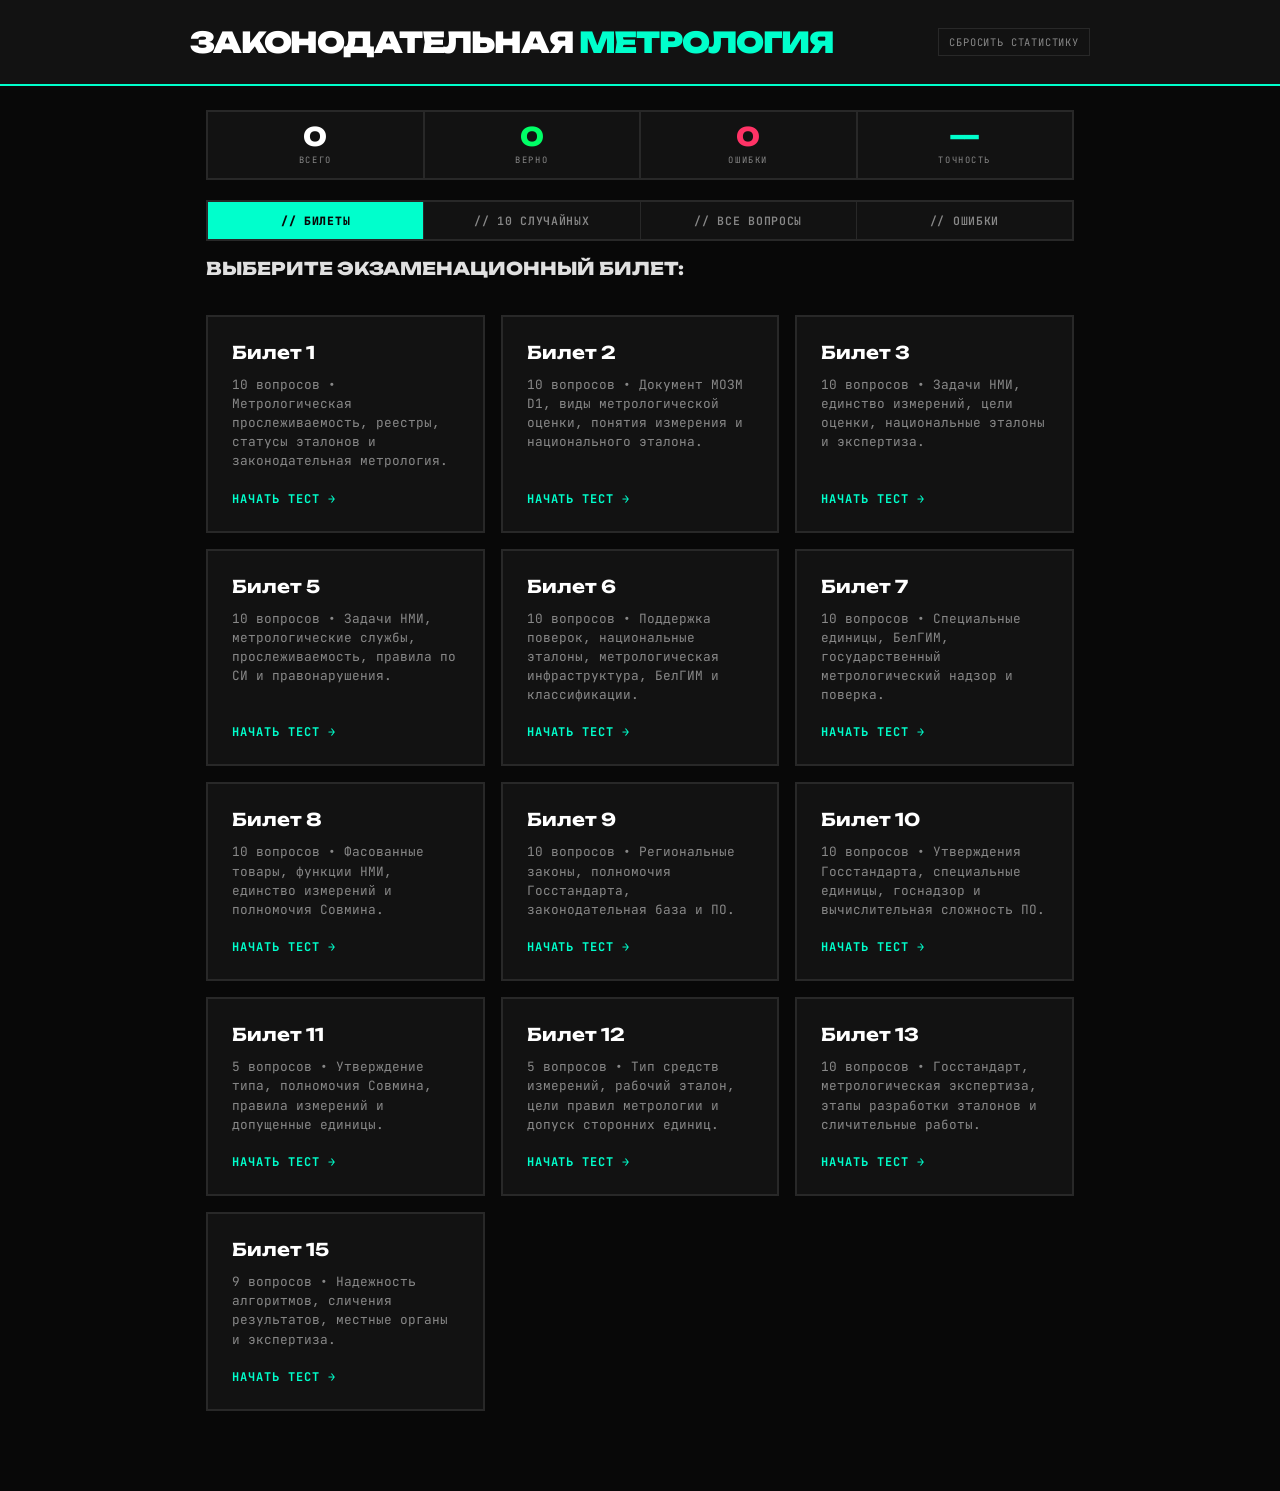
<file: metro.html>
<!DOCTYPE html>
<html lang="ru">
<head>
  <meta charset="UTF-8">
  <meta name="viewport" content="width=device-width, initial-scale=1.0">
  <title>Законодательная Метрология // ТЕСТ</title>
  <!-- Telegram Mini App SDK -->
  <script src="https://telegram.org/js/telegram-web-app.js"></script>
  <link href="https://fonts.googleapis.com/css2?family=JetBrains+Mono:wght@400;500;600;700;800&family=Unbounded:wght@400;500;600;700;800;900&display=swap" rel="stylesheet">
  <style>
    *, *::before, *::after { box-sizing: border-box; margin: 0; padding: 0; }

    /* ── ACCESS SCREENS ── */
    #accessScreen {
      position: fixed; inset: 0; z-index: 8000;
      display: flex; align-items: center; justify-content: center;
      background: var(--bg);
    }
    #accessScreen .ac-box {
      max-width: 400px; width: 90%;
      text-align: center; padding: 40px 24px;
      border: 2px solid var(--border); background: var(--surface);
    }
    #accessScreen .ac-icon { font-size: 2.8rem; margin-bottom: 16px; }
    #accessScreen .ac-title {
      font-family: var(--display); font-size: 1.3rem; font-weight: 800;
      color: var(--text-bright); margin-bottom: 8px;
    }
    #accessScreen .ac-sub {
      font-size: 0.8rem; color: var(--text-dim); line-height: 1.6; margin-bottom: 20px;
    }
    #accessScreen .ac-btn {
      display: inline-block; padding: 12px 24px;
      background: var(--accent); color: var(--bg);
      font-family: var(--display); font-size: 0.82rem; font-weight: 800;
      text-transform: uppercase; letter-spacing: 0.08em;
      border: none; cursor: pointer; text-decoration: none;
      touch-action: manipulation;
    }
    #accessScreen.hidden { display: none !important; }

    :root {
      --bg: #080808;
      --surface: #121212;
      --surface-2: #1a1a1a;
      --surface-3: #222222;
      --border: #282828;
      --accent: #00ffcc;
      --accent-dim: rgba(0, 255, 204, 0.1);
      --text: #e0e0e0;
      --text-dim: #888;
      --text-bright: #ffffff;
      --correct: #00ff66;
      --correct-dim: rgba(0, 255, 102, 0.08);
      --wrong: #ff3366;
      --wrong-dim: rgba(255, 51, 102, 0.08);
      --missed: #ffaa00;
      --missed-dim: rgba(255, 170, 0, 0.08);
      --mono: 'JetBrains Mono', monospace;
      --display: 'Unbounded', sans-serif;
    }

    body {
      font-family: var(--mono);
      background: var(--bg);
      color: var(--text);
      min-height: 100vh;
      display: flex;
      flex-direction: column;
      overflow-x: hidden;
    }

    /* ── HEADER ── */
    header {
      border-bottom: 2px solid var(--accent);
      padding: 24px 16px;
      background: var(--surface);
    }
    .header-content {
      max-width: 900px;
      margin: 0 auto;
      display: flex;
      justify-content: space-between;
      align-items: center;
      flex-wrap: wrap;
      gap: 16px;
    }
    h1 {
      font-family: var(--display);
      font-size: clamp(1.1rem, 3.5vw, 1.8rem);
      font-weight: 900;
      color: var(--text-bright);
      letter-spacing: -0.04em;
    }
    h1 span { color: var(--accent); }

    /* ── STATS ── */
    .stats {
      display: grid;
      grid-template-columns: repeat(4, 1fr);
      gap: 2px;
      margin-bottom: 20px;
      background: var(--border);
      border: 2px solid var(--border);
    }
    .stat-cell {
      background: var(--surface);
      padding: 12px 8px;
      text-align: center;
    }
    .stat-num {
      font-family: var(--display);
      font-size: clamp(1.1rem, 3vw, 1.6rem);
      font-weight: 800;
      color: var(--text-bright);
      line-height: 1;
    }
    .stat-num.s-ok { color: var(--correct); }
    .stat-num.s-err { color: var(--wrong); }
    .stat-num.s-pct { color: var(--accent); }
    .stat-lbl {
      font-size: 0.55rem;
      text-transform: uppercase;
      letter-spacing: 0.18em;
      color: var(--text-dim);
      margin-top: 4px;
    }

    /* ── MODES ── */
    .modes {
      display: flex;
      gap: 0;
      margin-bottom: 16px;
      border: 2px solid var(--border);
      overflow-x: auto;
    }
    .mode-btn {
      flex: 1;
      min-width: 0;
      padding: 11px 6px;
      background: var(--surface);
      color: var(--text-dim);
      font-family: var(--mono);
      font-size: clamp(0.6rem, 1.6vw, 0.72rem);
      font-weight: 600;
      text-transform: uppercase;
      letter-spacing: 0.06em;
      border: none;
      border-right: 1px solid var(--border);
      cursor: pointer;
      transition: background 0.15s, color 0.15s;
      white-space: nowrap;
    }
    .mode-btn:last-child { border-right: none; }
    .mode-btn:hover { background: var(--surface-2); color: var(--text); }
    .mode-btn.active {
      background: var(--accent);
      color: var(--bg);
      font-weight: 800;
    }

    /* ── MAIN CONTAINER ── */
    .container {
      max-width: 900px;
      width: 100%;
      margin: 0 auto;
      padding: 24px 16px 80px;
      flex: 1;
      display: flex;
      flex-direction: column;
    }

    /* ── TICKET SELECT SCREEN ── */
    .screen {
      display: none;
      animation: fadeIn 0.4s cubic-bezier(0.16, 1, 0.3, 1) forwards;
    }
    .screen.active { display: flex; flex-direction: column; }

    @keyframes fadeIn {
      from { opacity: 0; transform: translateY(10px); }
      to { opacity: 1; transform: translateY(0); }
    }

    .grid-bento {
      display: grid;
      grid-template-columns: repeat(auto-fit, minmax(260px, 1fr));
      gap: 16px;
      margin-top: 16px;
    }
    .bento-card {
      background: var(--surface);
      border: 2px solid var(--border);
      padding: 24px;
      cursor: pointer;
      transition: all 0.25s cubic-bezier(0.16, 1, 0.3, 1);
      display: flex;
      flex-direction: column;
      justify-content: space-between;
    }
    .bento-card:hover {
      border-color: var(--accent);
      background: var(--surface-2);
      transform: translateY(-2px);
    }
    .bento-card h3 {
      font-family: var(--display);
      font-size: 1.1rem;
      color: var(--text-bright);
      margin-bottom: 12px;
    }
    .bento-card p {
      font-size: 0.8rem;
      color: var(--text-dim);
      line-height: 1.5;
      margin-bottom: 20px;
    }
    .bento-action {
      align-self: flex-start;
      font-size: 0.75rem;
      text-transform: uppercase;
      font-weight: 700;
      color: var(--accent);
      letter-spacing: 0.08em;
    }

    /* ── QUIZ SCREEN ── */
    .quiz-header {
      display: flex;
      justify-content: space-between;
      align-items: center;
      margin-bottom: 20px;
      background: var(--surface);
      border: 1px solid var(--border);
      padding: 16px;
    }
    .quiz-title {
      font-family: var(--display);
      font-size: 0.9rem;
      font-weight: 700;
      color: var(--text-bright);
    }
    .progress-text {
      font-size: 0.8rem;
      color: var(--accent);
      font-weight: 700;
    }
    .progress-bar-container {
      width: 100%;
      height: 4px;
      background: var(--surface-3);
      margin-bottom: 24px;
    }
    .progress-bar {
      height: 100%;
      background: var(--accent);
      width: 0%;
      transition: width 0.3s ease;
    }

    .question-card {
      background: var(--surface);
      border: 2px solid var(--border);
      padding: 32px 24px;
      margin-bottom: 20px;
    }
    .question-text {
      font-family: var(--display);
      font-size: clamp(0.95rem, 3vw, 1.15rem);
      font-weight: 700;
      color: var(--text-bright);
      line-height: 1.5;
      margin-bottom: 24px;
    }

    .options-list {
      display: flex;
      flex-direction: column;
      gap: 12px;
    }
    .option-item {
      display: flex;
      align-items: flex-start;
      gap: 12px;
      padding: 16px;
      background: var(--surface-2);
      border: 1px solid var(--border);
      cursor: pointer;
      transition: all 0.2s ease;
      position: relative;
    }
    .option-item:hover {
      border-color: var(--text-dim);
      background: var(--surface-3);
    }
    .option-item.selected {
      border-color: var(--accent);
      background: var(--accent-dim);
    }
    .option-item.correct {
      border-color: var(--correct) !important;
      background: var(--correct-dim) !important;
    }
    .option-item.wrong {
      border-color: var(--wrong) !important;
      background: var(--wrong-dim) !important;
    }
    .option-item.missed {
      border-color: var(--missed) !important;
      background: var(--missed-dim) !important;
    }

    /* Custom Checkbox */
    .control-indicator {
      width: 18px;
      height: 18px;
      border: 2px solid var(--text-dim);
      display: flex;
      align-items: center;
      justify-content: center;
      margin-top: 2px;
      flex-shrink: 0;
      transition: all 0.15s ease;
    }
    .option-item.selected .control-indicator {
      border-color: var(--accent);
      background: var(--accent);
    }
    .option-item.correct .control-indicator {
      border-color: var(--correct);
      background: var(--correct);
    }
    .option-item.wrong .control-indicator {
      border-color: var(--wrong);
      background: var(--wrong);
    }
    .option-item.missed .control-indicator {
      border-color: var(--missed);
      background: var(--missed);
    }
    .control-indicator::after {
      content: '';
      display: none;
      width: 6px;
      height: 6px;
      background: var(--bg);
    }
    .option-item.selected .control-indicator::after,
    .option-item.correct .control-indicator::after,
    .option-item.wrong .control-indicator::after,
    .option-item.missed .control-indicator::after {
      display: block;
    }

    .option-text {
      font-size: 0.85rem;
      line-height: 1.5;
      color: var(--text);
    }
    .option-item.selected .option-text {
      color: var(--text-bright);
    }

    /* ── ACTION BUTTONS ── */
    .actions-panel {
      display: flex;
      justify-content: space-between;
      gap: 16px;
      margin-top: 10px;
    }
    .btn {
      padding: 16px 28px;
      font-family: var(--display);
      font-size: 0.8rem;
      font-weight: 800;
      text-transform: uppercase;
      letter-spacing: 0.08em;
      border: none;
      cursor: pointer;
      transition: all 0.2s ease;
    }
    .btn-secondary {
      background: var(--surface);
      color: var(--text);
      border: 1px solid var(--border);
    }
    .btn-secondary:hover {
      background: var(--surface-2);
      border-color: var(--text-dim);
    }
    .btn-primary {
      background: var(--accent);
      color: var(--bg);
    }
    .btn-primary:hover {
      box-shadow: 0 0 15px var(--accent);
      transform: translateY(-1px);
    }
    .btn:disabled {
      opacity: 0.4;
      cursor: not-allowed;
      box-shadow: none !important;
      transform: none !important;
    }

    /* ── EXPLANATION BOX ── */
    .explanation-box {
      margin-top: 20px;
      padding: 20px;
      background: var(--surface-2);
      border-left: 4px solid var(--accent);
      display: none;
      animation: slideDown 0.3s ease forwards;
    }
    @keyframes slideDown {
      from { opacity: 0; transform: translateY(-5px); }
      to { opacity: 1; transform: translateY(0); }
    }
    .explanation-title {
      font-size: 0.75rem;
      text-transform: uppercase;
      font-weight: 700;
      color: var(--accent);
      margin-bottom: 6px;
      letter-spacing: 0.08em;
    }
    .explanation-text {
      font-size: 0.8rem;
      color: var(--text);
      line-height: 1.6;
    }

    /* ── RESULTS SCREEN ── */
    .results-card {
      background: var(--surface);
      border: 2px solid var(--border);
      padding: 40px 24px;
      text-align: center;
      margin-bottom: 24px;
    }
    .results-title {
      font-family: var(--display);
      font-size: 1.6rem;
      font-weight: 900;
      color: var(--text-bright);
      margin-bottom: 12px;
    }
    .results-score {
      font-family: var(--display);
      font-size: 3rem;
      font-weight: 900;
      color: var(--accent);
      margin: 20px 0;
    }
    .results-score span {
      font-size: 1.5rem;
      color: var(--text-dim);
    }
    .results-text {
      font-size: 0.9rem;
      color: var(--text);
      line-height: 1.6;
      max-width: 500px;
      margin: 0 auto 30px;
    }

    /* ── RESPONSIVE ── */
    @media (max-width: 600px) {
      .actions-panel {
        flex-direction: column-reverse;
      }
      .btn {
        width: 100%;
      }
    }
  </style>
</head>
<body>
  <!-- Access gate: shows during check, then hides or shows denied -->
  <div id="accessScreen">
    <div class="ac-box">
      <div class="ac-icon" id="acIcon">⏳</div>
      <div class="ac-title" id="acTitle">Проверка доступа</div>
      <div class="ac-sub" id="acSub">Пожалуйста, подождите...</div>
      <div id="acBtnWrap"></div>
    </div>
  </div>

  <header>
    <div class="header-content">
      <h1>ЗАКОНОДАТЕЛЬНАЯ <span>МЕТРОЛОГИЯ</span></h1>
      <button class="reset-stats-btn" onclick="resetStats()" style="background: none; border: 1px solid var(--border); color: var(--text-dim); font-family: var(--mono); font-size: 0.65rem; padding: 6px 10px; cursor: pointer; text-transform: uppercase; letter-spacing: 0.08em; transition: all 0.2s;" onmouseover="this.style.color='var(--accent)'; this.style.borderColor='var(--accent)';" onmouseout="this.style.color='var(--text-dim)'; this.style.borderColor='var(--border)';">сбросить статистику</button>
    </div>
  </header>

  <div class="container">

    <!-- ── STATS BAR ── -->
    <div class="stats" id="statsBar">
      <div class="stat-cell"><div class="stat-num" id="sTotal">0</div><div class="stat-lbl">всего</div></div>
      <div class="stat-cell"><div class="stat-num s-ok" id="sOk">0</div><div class="stat-lbl">верно</div></div>
      <div class="stat-cell"><div class="stat-num s-err" id="sErr">0</div><div class="stat-lbl">ошибки</div></div>
      <div class="stat-cell"><div class="stat-num s-pct" id="sPct">—</div><div class="stat-lbl">точность</div></div>
    </div>

    <!-- ── MODES BAR ── -->
    <div class="modes">
      <button class="mode-btn active" id="modeTicket" onclick="setMode('ticket')">// билеты</button>
      <button class="mode-btn" id="modeRandom" onclick="setMode('random')">// 10 случайных</button>
      <button class="mode-btn" id="modeAll" onclick="setMode('all')">// все вопросы</button>
      <button class="mode-btn" id="modeErrors" onclick="setMode('errors')">// ошибки</button>
    </div>

    <!-- SCREEN 1: TICKET SELECT -->
    <div id="selectScreen" class="screen active">
      <h2 style="font-family: var(--display); font-size: 1.1rem; font-weight: 800; margin-bottom: 20px;">ВЫБЕРИТЕ ЭКЗАМЕНАЦИОННЫЙ БИЛЕТ:</h2>
      <div class="grid-bento" id="ticketsGrid">
        <!-- Bento tickets injected here -->
      </div>
    </div>

    <!-- SCREEN 2: QUIZ -->
    <div id="quizScreen" class="screen">
      <div class="quiz-header">
        <div class="quiz-title" id="currentTicketTitle">Билет</div>
        <div class="progress-text" id="progressText">Вопрос 1 из 10</div>
      </div>
      <div class="progress-bar-container">
        <div class="progress-bar" id="progressBar"></div>
      </div>

      <div class="question-card">
        <div class="question-text" id="questionText">Вопрос загружается...</div>
        <div class="options-list" id="optionsList">
          <!-- Options injected here -->
        </div>
        <div class="explanation-box" id="explanationBox">
          <div class="explanation-title">Пояснение законодательства:</div>
          <div class="explanation-text" id="explanationText">Обоснование правильного ответа...</div>
        </div>
      </div>

      <div class="actions-panel">
        <button class="btn btn-secondary" id="exitBtn" onclick="exitToMenu()">← Меню</button>
        <button class="btn btn-primary" id="actionBtn" onclick="handleAction()" disabled>Ответить</button>
      </div>
    </div>

    <!-- SCREEN 3: RESULTS -->
    <div id="resultsScreen" class="screen">
      <div class="results-card">
        <h2 class="results-title">Тестирование Завершено</h2>
        <div class="results-score" id="resultsScore">0 <span>/ 10</span></div>
        <p class="results-text" id="resultsText">Результат...</p>
        <button class="btn btn-primary" onclick="exitToMenu()">Выбрать другой билет</button>
      </div>
    </div>

  </div>

  <script>
    const ticketsData = {
  "1": {
    "title": "Билет 1",
    "description": "10 вопросов • Метрологическая прослеживаемость, реестры, статусы эталонов и законодательная метрология.",
    "questions": [
      {
        "text": "Свойство результата измерений, в соответствии с которым результат может быть связан со ссылкой через документированную непрерывную цепь калибровок, каждая из которых вносит вклад в неопределенность измерения - это:",
        "options": [
          "а) поверка;",
          "б) метрологическая аттестация;",
          "в) метрологическая прослеживаемость;",
          "г) метрологическая оценка;",
          "д) сличения."
        ],
        "correct": [
          2
        ],
        "explanation": "Это стандартное определение метрологической прослеживаемости (metrological traceability) согласно Международному словарю по метрологии (VIM 3) и Закону Республики Беларусь 'Об обеспечении единства измерений'."
      },
      {
        "text": "Совокупность сведения, формируемых Государственным комитетом по стандартизации Республики Беларусь, о средствах измерений, в отношении которых принято решение об утверждении типа средств измерений, и о выданных сертификатах об утверждении типа средств измерений - это:",
        "options": [
          "а) Государственный реестр средств измерений Республики Беларусь;",
          "б) Государственный реестр эталонов Республики Беларусь;",
          "в) Государственный реестр сертифицированных средств измерений Республики Беларусь;",
          "г) Государственный реестр измерений Республики Беларусь;",
          "д) Государственный реестр Республики Беларусь."
        ],
        "correct": [
          0
        ],
        "explanation": "Согласно статье 20 Закона Республики Беларусь 'Об обеспечении единства измерений', Государственный комитет по стандартизации формирует и ведет Государственный реестр средств измерений Республики Беларусь."
      },
      {
        "text": "Эталоны, применяемые в РБ, по статусу подразделяют на:",
        "options": [
          "а) национальные;",
          "б) первичные;",
          "в) исходные;",
          "г) рабочие;",
          "д) вторичные."
        ],
        "correct": [
          0,
          2,
          3
        ],
        "explanation": "Согласно статье 12 Закона РБ 'Об обеспечении единства измерений', эталоны единиц величин по своему статусу подразделяются на национальные, исходные и рабочие."
      },
      {
        "text": "Метрологические характеристики эталона, к которым устанавливаются обязательные требования:",
        "options": [
          "а) действительное значение или диапазон значений величины, воспроизводимой эталоном;",
          "б) расширенная неопределенность измерения или характеристики погрешности (НСП, случайная погрешность, пределы допускаемой погрешности) при воспроизведении и передаче размера единицы величины;",
          "в) гистерезис;",
          "г) чувствительность;",
          "д) методы исследования и применения эталона."
        ],
        "correct": [
          0,
          1
        ],
        "explanation": "Для эталонов устанавливаются жесткие обязательные требования к воспроизводимым значениям и к точностным характеристикам (расширенной неопределенности или погрешности) воспроизведения."
      },
      {
        "text": "Сфера действия законодательной метрологии распространяется на измерения, выполняемые при:",
        "options": [
          "а) проведении экспертиз;",
          "б) регистрации национальных спортивных рекордов;",
          "в) осуществлении геодезической и картографической деятельности;",
          "г) определении налоговой базы;",
          "д) регистрации международных спортивных рекордов."
        ],
        "correct": [
          0,
          2,
          3
        ],
        "explanation": "Согласно статье 16 Закона РБ 'Об обеспечении единства измерений', измерения при экспертизах, картографической/геодезической деятельности и расчете налогов входят в сферу законодательного контроля. Спортивные рекорды государством не контролируются."
      },
      {
        "text": "Единообразие средств измерений - это:",
        "options": [
          "а) установление и применение научных и организационных основ, технических средств, правил и норм, необходимых для достижения единства и требуемой точности измерений;",
          "б) состояние средств измерений, характеризующееся тем, что они проградуированы в узаконенных единицах и их метрологические свойства соответствуют нормам;",
          "в) состояние средств измерений, при котором их показания выражены в узаконенных единицах и погрешности измерений известны с заданной вероятностью;",
          "г) единство специальных средств для нахождения значений физических величин;",
          "д) единство приемов сравнения измеряемой физической величины ее единицей в соответствии с реализованным принципом."
        ],
        "correct": [
          1
        ],
        "explanation": "Единообразие СИ — это состояние средств измерений, характеризующееся тем, что они градуированы в узаконенных единицах, а их характеристики соответствуют стандартам."
      },
      {
        "text": "Требования к защите программного обеспечения средств измерений на основе Директивы по измерительным приборам (MID):",
        "options": [
          "а) защита оригинальных программ от случайных изменений;",
          "б) защита законодательно контролируемых программ от случайных изменений;",
          "в) для законодательно контролируемых программ использовать только оригинальное ПО;",
          "г) защита законодательно контролируемых программ от намеренных изменений;",
          "д) для законодательно контролируемых программ использовать только утвержденное и проверенное ПО."
        ],
        "correct": [
          1,
          3,
          4
        ],
        "explanation": "Европейская Директива по измерительным приборам (MID) и стандарты WELMEC требуют защиты законодательно контролируемого ПО как от случайных, так и от преднамеренных изменений, а также применения только прошедшего верификацию и утверждение ПО."
      },
      {
        "text": "Дополнительные составляющие погрешностей результатов, обусловленные особенностями работы программы в конкретной вычислительной среде:",
        "options": [
          "а) округление промежуточных результатов;",
          "б) ограничение разрядной сетки;",
          "в) дискретизация по аргументу;",
          "г) конечное число итераций;",
          "д) использование конечных разложений в ряд."
        ],
        "correct": [
          0,
          1,
          3,
          4
        ],
        "explanation": "Цифровые методические погрешности ПО возникают из-за ограничения разрядной сетки процессора, округления промежуточных результатов, конечного количества итераций и использования конечных разложений в ряд. Дискретизация по аргументу — это погрешность метода (АЦП), а не вычислительной среды."
      },
      {
        "text": "Проведение работ по метрологической оценке, в ходе которых подтверждается соответствие средства измерений обязательным метрологическим требованиям - это:",
        "options": [
          "а) калибровки средства измерений;",
          "б) испытания средств измерений;",
          "в) сличения результатов измерений;",
          "г) сличения эталонов;",
          "д) поверка средства измерений."
        ],
        "correct": [
          4
        ],
        "explanation": "По определению Закона Республики Беларусь 'Об обеспечении единства измерений', подтверждение соответствия СИ обязательным требованиям — это поверка СИ."
      },
      {
        "text": "Совокупность сведений, формируемых Государственным комитетом по стандартизации Республики Беларусь, о средствах измерений, в отношении которых принято решение об утверждении типа средств измерений, и о выданных сертификатах об утверждении типа средств измерений - это:",
        "options": [
          "а) Государственный реестр средств измерений Республики Беларусь;",
          "б) Государственный реестр эталонов Республики Беларусь;",
          "в) Государственный реестр сертифицированных средств измерений Республики Беларусь;",
          "г) Государственный реестр измерений Республики Беларусь;",
          "д) Государственный реестр Республики Беларусь."
        ],
        "correct": [
          0
        ],
        "explanation": "Повторяющийся вопрос: это Государственный реестр средств измерений Республики Беларусь."
      }
    ]
  },
  "2": {
    "title": "Билет 2",
    "description": "10 вопросов • Документ МОЗМ D1, виды метрологической оценки, понятия измерения и национального эталона.",
    "questions": [
      {
        "text": "Перечислите законодательные положения, предлагаемые Документом МОЗМ D1:",
        "options": [
          "а) национальная политика в области метрологии;",
          "б) национальные эталоны;",
          "в) национальная система аккредитации;",
          "г) национальная метрологическая инфраструктура;",
          "д) национальная система подтверждения соответствия."
        ],
        "correct": [
          0,
          3
        ],
        "explanation": "Документ OIML D1 (МОЗМ D1) 'Закон о метрологии' рекомендует закреплять в законодательстве национальную политику в области метрологии и основы национальной метрологической инфраструктуры."
      },
      {
        "text": "Метрологическая оценка включает в себя следующие виды работ:",
        "options": [
          "а) утверждение типа средства измерений;",
          "б) оценка соответствия;",
          "в) утверждение типа стандартного образца;",
          "г) поверка;",
          "д) калибровка."
        ],
        "correct": [
          0,
          2,
          3,
          4
        ],
        "explanation": "Согласно статье 16 Закона РБ 'Об обеспечении единства измерений', метрологическая оценка включает в себя утверждение типа СИ, утверждение типа стандартного образца, поверку, калибровку, а также метрологическую экспертизу и метрологическую аттестацию."
      },
      {
        "text": "Что понимают под измерением согласно Закону РБ 'Об обеспечении единства измерений'?",
        "options": [
          "а) процесс получения значения физической величины;",
          "б) совокупность операций для определения погрешности измерения;",
          "в) совокупность операций, выполняемых для определения значения величины;",
          "г) совокупность операций, выполняемых для определения значения величины с заданной погрешностью;",
          "д) совокупность операций, выполняемых для определения значения величины с неопределенностью."
        ],
        "correct": [
          2
        ],
        "explanation": "Статья 1 Закона РБ 'Об обеспечении единства измерений' дает четкое определение: измерение — это совокупность операций, выполняемых для определения значения величины."
      },
      {
        "text": "Дайте определение национального эталона:",
        "options": [
          "а) эталон, утвержденный решением Национального метрологического института...",
          "б) эталон, утвержденный решением органов государственной метрологической службы...",
          "в) эталон, утвержденный решением Совета Министров Республики Беларусь...",
          "г) эталон, утвержденный решением региональной метрологической службы...",
          "д) эталон, утвержденный решением Государственного комитета по стандартизации РБ в качестве национального эталона единицы величины."
        ],
        "correct": [
          4
        ],
        "explanation": "Согласно законодательству РБ, эталон единицы величины утверждается в качестве национального эталона именно решением Государственного комитета по стандартизации Республики Беларусь (Госстандарта)."
      },
      {
        "text": "Метрологическая оценка включает в себя следующие виды работ:",
        "options": [
          "а) калибровка;",
          "б) метрологическая экспертиза;",
          "в) метрологическая аттестация;",
          "г) сличение результатов измерений;",
          "д) метрологическое обеспечение."
        ],
        "correct": [
          0,
          1,
          2,
          3
        ],
        "explanation": "В число работ по метрологической оценке входят калибровка, метрологическая экспертиза, метрологическая аттестация и сличение результатов измерений. Метрологическое обеспечение — это общий термин всей инженерной деятельности."
      },
      {
        "text": "Законодательная метрология - это:",
        "options": [
          "а) раздел метрологии, относящийся к деятельности, направленной на обеспечение единства и необходимой точности измерений, требующий регламентации со стороны государства;",
          "б) раздел метрологии, обеспечивающий выражение показаний СИ в узаконенных единицах и погрешностей измерений с заданной вероятностью;",
          "в) раздел метрологии, обеспечивающий выражение градуировку СИ в узаконенных единицах и соответствие их метрологических свойств нормам."
        ],
        "correct": [
          0
        ],
        "explanation": "Законодательная метрология (legal metrology) — это часть метрологии, регламентируемая на уровне государства через обязательные требования."
      },
      {
        "text": "Сфера действия законодательной метрологии распространяется на измерения, выполняемые при:",
        "options": [
          "а) проведении экспертиз;",
          "б) регистрации национальных спортивных рекордов;",
          "в) осуществлении геодезической и картографической деятельности;",
          "г) определении налоговой базы;",
          "д) регистрации международных спортивных рекордов."
        ],
        "correct": [
          0,
          2,
          3
        ],
        "explanation": "В соответствии со статьей 16 Закона РБ, измерения при экспертизах, картографической/геодезической деятельности и расчете налогов входят в сферу законодательного контроля."
      },
      {
        "text": "Метрологические характеристики эталона, к которым устанавливаются обязательные требования:",
        "options": [
          "а) действительное значение или диапазон значений величины, воспроизводимой эталоном;",
          "б) расширенная неопределенность измерения или характеристики погрешности при воспроизведении и передаче размера единицы величины;",
          "в) гистерезис;",
          "г) чувствительность;",
          "д) методы исследования и применения эталона."
        ],
        "correct": [
          0,
          1
        ],
        "explanation": "К обязательным метрологическим требованиям к эталонам относятся воспроизводимое значение (диапазон) и показатели точности (расширенная неопределенность или характеристики погрешности)."
      },
      {
        "text": "Эталоны, применяемые в РБ, по статусу подразделяют на:",
        "options": [
          "а) национальные;",
          "б) первичные;",
          "в) исходные;",
          "г) рабочие;",
          "д) вторичные."
        ],
        "correct": [
          0,
          2,
          3
        ],
        "explanation": "Согласно Закону РБ 'Об обеспечении единства измерений', эталоны единиц величин по своему статусу подразделяются на три категории: национальные, исходные и рабочие."
      },
      {
        "text": "Свойство результата измерений, в соответствии с которым результат может быть связан со ссылкой через документированную неразрывную цепь калибровок, каждая из которых вносит вклад в неопределенность измерения - это:",
        "options": [
          "а) поверка;",
          "б) метрологическая аттестация;",
          "в) метрологическая прослеживаемость;",
          "г) метрологическая оценка;",
          "д) сличения."
        ],
        "correct": [
          2
        ],
        "explanation": "Это точное определение понятия метрологической прослеживаемости."
      }
    ]
  },
  "3": {
    "title": "Билет 3",
    "description": "10 вопросов • Задачи НМИ, единство измерений, цели оценки, национальные эталоны и экспертиза.",
    "questions": [
      {
        "text": "Задачи национальных метрологических институтов согласно рекомендациям Документа МОЗМ D1:",
        "options": [
          "а) установление, хранение, поддержание, постоянное совершенствование и распространение национальных эталонов;",
          "б) организация Национальной системы аккредитации;",
          "в) распространение допускаемых к применению официальных единиц в соответствии с потребностями страны;",
          "г) создание прочной метрологической базы для национальной системы аккредитации;",
          "д) организация Национальной системы подтверждения соответствия."
        ],
        "correct": [
          0,
          2,
          3
        ],
        "explanation": "По OIML D1, задачи НМИ — эталоны, обеспечение распространения единиц в соответствии с потребностями страны и научная база для аккредитации. Саму аккредитацию проводит независимый орган."
      },
      {
        "text": "Единство измерений (согласно Закону РБ 'Об обеспечении единства измерений') - это:",
        "options": [
          "а) состояние измерений, при котором их результаты выражены в единицах измерений системы СИ, и точность измерений находится в установленных границах с заданной вероятностью;",
          "б) состояние измерений, при котором их результаты выражены в единицах измерений, допущенных к применению в Республике Беларусь, и точность измерений находится в установленных границах с заданной вероятностью;",
          "в) состояние измерений, при котором их результаты выражены в единицах измерений, допущенных к применению в Республике Беларусь, и неопределенность измерений находится в установленных границах с заданной вероятностью;",
          "г) состояние измерений, при котором их результаты выражены в единицах измерений системы СИ, и неопределенность измерений находится в установленных границах с заданной вероятностью;",
          "д) состояние измерений, при котором их результаты выражены в единицах измерений системы СИ, и точность измерений находится в установленных границах."
        ],
        "correct": [
          1
        ],
        "explanation": "В РБ допускается применение не только системы СИ, но и других разрешенных единиц, поэтому верным является вариант (б)."
      },
      {
        "text": "Метрологическая оценка осуществляется для:",
        "options": [
          "а) установления и (или) подтверждения метрологических и технических характеристик эталонов единиц величин, средств измерений и стандартных образцов;",
          "б) определения соответствия средств измерений, стандартных образцов метрологическим требованиям;",
          "в) определения соответствия методик (методов) измерений метрологическим требованиям, а также их назначению;",
          "г) определения соответствия продукции метрологическим требованиям;",
          "д) установления показателей качества продукции в соответствии с метрологическими требованиями."
        ],
        "correct": [
          0,
          1,
          2
        ],
        "explanation": "Согласно закону РБ, оценка осуществляется для установления/подтверждения характеристик эталонов, СИ и СО, проверки соответствия СИ/СО метрологическим требованиям и методик (методов) измерений их требованиям и назначению."
      },
      {
        "text": "Назначение национальных эталонов единиц величин:",
        "options": [
          "а) воспроизведение физических величин;",
          "б) оценка качества измерений;",
          "в) выражение узаконенных единиц величин;",
          "г) воспроизведение единиц величин;",
          "д) обеспечение прослеживаемости результатов измерений к единицам Международной системы единиц."
        ],
        "correct": [
          3,
          4
        ],
        "explanation": "Национальные эталоны РБ создаются строго для воспроизведения единиц величин (или шкал) и обеспечения их международной прослеживаемости к системе SI."
      },
      {
        "text": "Что понимают под метрологической характеристикой средства измерений?",
        "options": [
          "а) характеристику свойства средства измерений, влияющую на применение средства измерений;",
          "б) характеристику одного из свойств средства измерений, влияющую на результат измерений."
        ],
        "correct": [
          1
        ],
        "explanation": "Это классическое определение: метрологическая характеристика — это характеристика одного из свойств СИ, влияющая на результат измерений."
      },
      {
        "text": "Метрологическая оценка включает в себя следующие виды работ:",
        "options": [
          "а) калибровка;",
          "б) метрологическая экспертиза;",
          "в) метрологическая аттестация;",
          "г) сличение результатов измерений;",
          "д) метрологическое обеспечение."
        ],
        "correct": [
          0,
          1,
          2,
          3
        ],
        "explanation": "В соответствии со статьей 16 Закона РБ 'Об обеспечении единства измерений', метрологическая оценка включает в себя калибровку, экспертизу, аттестацию и сличение."
      },
      {
        "text": "Дайте определение национального эталона:",
        "options": [
          "а) эталон, утвержденный решением Национального метрологического института...",
          "б) эталон, утвержденный решением органов государственной метрологической службы...",
          "в) эталон, утвержденный решением Совета Министров Республики Беларусь...",
          "г) эталон, утвержденный решением региональной метрологической службы...",
          "д) эталон, утвержденный решением Государственного комитета по стандартизации РБ в качестве национального эталона единицы величины."
        ],
        "correct": [
          4
        ],
        "explanation": "Национальный эталон утверждается исключительно Государственным комитетом по стандартизации РБ в качестве национального эталона."
      },
      {
        "text": "Что понимают под измерением согласно Закону РБ 'Об обеспечении единства измерений'?",
        "options": [
          "а) процесс получения значения физической величины;",
          "б) совокупность операций для определения погрешности измерения;",
          "в) совокупность операций, выполняемых для определения значения величины;",
          "г) совокупность операций, выполняемых для определения значения величины с заданной погрешностью;",
          "д) совокупность операций, выполняемых для определения значения величины с неопределенностью."
        ],
        "correct": [
          2
        ],
        "explanation": "Это точное определение измерения согласно ст. 1 Закона РБ: совокупность операций, выполняемых для определения значения величины."
      },
      {
        "text": "Метрологическая оценка включает в себя следующие виды работ (утверждение типов):",
        "options": [
          "а) утверждение типа средства измерений;",
          "б) оценка соответствия;",
          "в) утверждение типа стандартного образца;",
          "г) поверка;",
          "д) калибровка."
        ],
        "correct": [
          0,
          2,
          3,
          4
        ],
        "explanation": "Работы по метрологической оценке включают утверждение типа СИ/СО, поверку и калибровку."
      },
      {
        "text": "Перечислите законодательные положения, предлагаемые Документом МОЗМ D1 для регулирования метрологии:",
        "options": [
          "а) национальная политика в области метрологии;",
          "б) национальные эталоны;",
          "в) национальная система аккредитации;",
          "г) национальная метрологическая инфраструктура;",
          "д) национальная система подтверждения соответствия."
        ],
        "correct": [
          0,
          3
        ],
        "explanation": "Повторяющийся вопрос: OIML D1 предлагает в законе устанавливать национальную политику и национальную метрологическую инфраструктуру."
      }
    ]
  },
  "5": {
    "title": "Билет 5",
    "description": "10 вопросов • Задачи НМИ, метрологические службы, прослеживаемость, правила по СИ и правонарушения.",
    "questions": [
      {
        "text": "Задачи национальных метрологических институтов согласно рекомендациям Документа МОЗМ D1:",
        "options": [
          "а) проведение испытаний типа;",
          "б) участие в международной работе по законодательной метрологии;",
          "в) участие в международной работе по подтверждению соответствия;",
          "г) консультирование по техническим вопросам и оказание поддержки Правительству, промышленности, торговле и обществу по вопросам аккредитации;",
          "д) консультирование по техническим вопросам и оказание поддержки Правительству, промышленности, торговле и обществу по вопросам законодательной метрологии."
        ],
        "correct": [
          1,
          4
        ],
        "explanation": "Согласно МОЗМ D1, ключевые задачи НМИ — участие в международной деятельности по законодательной метрологии и консультационная поддержка правительства, бизнеса и общества по вопросам законодательной метрологии."
      },
      {
        "text": "Совокупность организационно и (или) функционально связанных между собой юридических лиц, их структурных подразделений либо структурное подразделение юридического лица, деятельность которых направлена на обеспечение единства измерений - это:",
        "options": [
          "а) метрологический надзор;",
          "б) национальный метрологический институт;",
          "в) госстандарт;",
          "г) орган по аккредитации;",
          "д) метрологическая служба."
        ],
        "correct": [
          4
        ],
        "explanation": "Это официальное законодательное определение понятия 'Метрологическая служба' согласно Закону Республики Беларусь 'Об обеспечении единства измерений'."
      },
      {
        "text": "Национальный эталон представляет собой комплекс технических средств, с помощью которых:",
        "options": [
          "а) воспроизводят единицу величины;",
          "б) контролируют условия хранения и применения эталона;",
          "в) обеспечивают неизменность размера воспроизводимой единицы величины;",
          "г) осуществляют передачу размера единицы величины государствам, подписавшим соответствующее соглашение;",
          "д) осуществляют передачу размера единицы величины рабочим эталонам и высокоточным средствам измерений."
        ],
        "correct": [
          0,
          1,
          2,
          4
        ],
        "explanation": "Комплекс технических средств национального эталона РБ воспроизводит единицу, контролирует её условия хранения/применения, поддерживает стабильность и осуществляет передачу рабочим эталонам и СИ."
      },
      {
        "text": "Метрологическая оценка включает в себя следующие виды работ:",
        "options": [
          "а) калибровка;",
          "б) метрологическая экспертиза;",
          "в) метрологическая аттестация;",
          "г) сличение результатов измерений;",
          "д) метрологическое обеспечение."
        ],
        "correct": [
          0,
          1,
          2,
          3
        ],
        "explanation": "По закону РБ в виды метрологической оценки входят калибровка, метрологическая экспертиза, метрологическая аттестация и сличение результатов измерений."
      },
      {
        "text": "Система обеспечения единства измерений включает в себя:",
        "options": [
          "а) систему подготовки кадров;",
          "б) принципы построения метрологической службы в стране;",
          "в) систему физических величин;",
          "г) систему государственного метрологического надзора;",
          "д) принципы настройки и калибровки."
        ],
        "correct": [
          0,
          1,
          3
        ],
        "explanation": "В состав Системы обеспечения единства измерений входят система госконтроля (надзора), метрологическая служба и система профессиональной подготовки кадров."
      },
      {
        "text": "Прослеживаемость - это:",
        "options": [
          "а) процесс получения результата измерения;",
          "б) свойство результата измерения, при котором данное значение может быть отнесено к определенным материалам."
        ],
        "correct": [
          1
        ],
        "explanation": "Здесь приведено упрощенное определение: прослеживаемость — это свойство результата измерения, связывающее его с определенной эталонной ссылкой."
      },
      {
        "text": "Какие утверждения верны для правил по средствам измерений?",
        "options": [
          "а) могут быть установлены органом власти для определения перечня видов, подлежащих законодательному контролю;",
          "б) средства измерений, на которые распространяются эти правила, должны обеспечивать результаты в единицах измерений, допускаемых к применению;",
          "в) средства измерений, на которые распространяются эти правила, должны обеспечивать результаты в единицах измерений, допускаемых к применению, при этом результаты должны быть прослеживаемы;",
          "г) эти правила могут определять необходимые метрологические характеристики средств измерений указанных видов;",
          "д) эти правила должны определять технические требования к средствам измерений."
        ],
        "correct": [
          0,
          2,
          3
        ],
        "explanation": "Законодательные правила по СИ определяют контролируемые виды приборов, требуют использования узаконенных единиц с обеспечением прослеживаемости, и задают обязательные метрологические характеристики."
      },
      {
        "text": "Сфера действия законодательной метрологии распространяется на измерения, выполняемые при:",
        "options": [
          "а) определении налоговой базы, проведении экспертиз;",
          "б) проведении осмотра транспортных средств;",
          "в) осуществлении геодезической и картографической деятельности;",
          "г) регистрации спортивных рекордов;",
          "д) обеспечении охраны труда, проведении лабораторных исследований."
        ],
        "correct": [
          0,
          2,
          4
        ],
        "explanation": "Измерения при экспертизах и налогах, геодезии, а также охране труда входят в обязательную сферу законодательной метрологии РБ."
      },
      {
        "text": "К правонарушениям в области законодательной метрологии относятся:",
        "options": [
          "а) выполнение обязательств согласно требованиям к физическим лицам, не выполняющим требования о доступности сертификатов о результатах выполненных измерений;",
          "б) принятие и использование результатов испытаний или поверок, полученных в других странах;",
          "в) невыполнение корректирующих действий, которые были предписаны официальными лицами сферы законодательной метрологии;",
          "г) отсутствие регистрации изготовителей или импортеров фасованных товаров;",
          "д) искажение результатов измерений, определенного количества товара, используемых для определения цены и сорта."
        ],
        "correct": [
          2,
          3,
          4
        ],
        "explanation": "К правонарушениям в области метрологии по КоАП относятся невыполнение предписаний госорганов, уклонение от регистрации фасованных товаров и умышленное искажение данных измерений для изменения цены/сорта."
      },
      {
        "text": "Классификация алгоритмов обработки данных по виду вычислительной процедуры:",
        "options": [
          "а) оптимальные;",
          "б) априорные;",
          "в) устойчивые;",
          "г) эвристические;",
          "д) оригинальные."
        ],
        "correct": [
          0,
          2,
          3
        ],
        "explanation": "По вычислительной процедуре алгоритмы классифицируют на оптимальные (наилучшие с точки зрения статистики), устойчивые (робастные к помехам) и эвристические (основанные на практических правилах)."
      }
    ]
  },
  "6": {
    "title": "Билет 6",
    "description": "10 вопросов • Поддержка поверок, национальные эталоны, метрологическая инфраструктура, БелГИМ и классификации.",
    "questions": [
      {
        "text": "Задачи национальных метрологических институтов согласно рекомендациям Документа МОЗМ D1:",
        "options": [
          "а) обеспечение технической координации и технической поддержки первичной и последующих поверок;",
          "б) утверждение единиц величин;",
          "в) обеспечение технической координации и технической поддержки контроля средств измерений;",
          "г) обеспечение надзора за рынком;",
          "д) принятие законов в области законодательной метрологии."
        ],
        "correct": [
          0,
          2
        ],
        "explanation": "По рекомендациям OIML D1, одной из задач НМИ является координация и научно-техническая поддержка проведения поверок и общей системы контроля СИ."
      },
      {
        "text": "Эталон единицы величины, утвержденный решением Государственного комитета по стандартизации Республики Беларусь:",
        "options": [
          "а) международный эталон единицы величины;",
          "б) национальный эталон единицы величины;",
          "в) первичный эталон единицы величины;",
          "г) вторичный эталон единицы величины;",
          "д) региональный эталон единицы величины."
        ],
        "correct": [
          1
        ],
        "explanation": "Именно национальный эталон единицы величины в РБ утверждается соответствующим решением Госстандарта."
      },
      {
        "text": "Национальная метрологическая инфраструктура должна содержать:",
        "options": [
          "а) законодательную базу;",
          "б) орган власти;",
          "в) систему калибровочных лабораторий;",
          "г) институты по связям с общественностью;",
          "д) мастерские по ремонту СИ."
        ],
        "correct": [
          0,
          1,
          2
        ],
        "explanation": "Согласно рекомендациям OIML D1, столпами инфраструктуры являются: законы (законодательная база), Госстандарт (регулирующий орган власти) и аккредитованные лаборатории (система калибровки/поверки)."
      },
      {
        "text": "К области законодательной метрологии относятся:",
        "options": [
          "а) поверка и калибровка СИ;",
          "б) метрологический контроль;",
          "в) создание новых единиц измерений;",
          "г) создание и совершенствование системы Госстандарта;",
          "д) вопросы практического применения разработок теоретической метрологии."
        ],
        "correct": [
          1
        ],
        "explanation": "Главным инструментом практической законодательной метрологии является метрологический контроль (утверждение типа, поверка и др.)."
      },
      {
        "text": "Отметьте основные цели Системы обеспечения единства измерений:",
        "options": [
          "а) обеспечение единства измерений;",
          "б) защита населения и государства от последствий неточных и неправильно выполненных измерений;",
          "в) разработка научно-методических, правовых и организационных основ Системы;",
          "г) осуществление государственного метрологического надзора и метрологического контроля за производством, состоянием, применением и ремонтом СИ;",
          "д) повышение качества товаров и услуг."
        ],
        "correct": [
          0,
          1,
          4
        ],
        "explanation": "Главные цели системы — обеспечение единства измерений в стране, защита граждан/государства от недостоверных данных, а также повышение качества товаров и услуг."
      },
      {
        "text": "Какой государственный орган возглавляет государственную метрологическую службу и является основным координатором и организатором всех метрологических работ?",
        "options": [
          "а) Совет Министров;",
          "б) Госстандарт РБ;",
          "в) БелГИСС;",
          "г) БелГИМ;",
          "д) Государственная служба стандартных образцов."
        ],
        "correct": [
          1
        ],
        "explanation": "Координацию и государственное управление в области обеспечения единства измерений возглавляет Государственный комитет по стандартизации Республики Беларусь (Госстандарт)."
      },
      {
        "text": "Разновидность средства измерения одного типа, характеризующаяся по отношению к иным средствам измерений данного типа особенностями конструкции или функциональными возможностями, а также метрологическими характеристиками и область применения типа средств измерений - это:",
        "options": [
          "а) тип средства измерений;",
          "б) единичный экземпляр средства измерений;",
          "в) исполнение средства измерений;",
          "г) модификация средства измерений;",
          "д) партия средств измерений."
        ],
        "correct": [
          3
        ],
        "explanation": "Это определение понятия 'модификация средства измерений' — разновидность типа СИ с изменением конструкции и метрологических характеристик."
      },
      {
        "text": "Классификация программ по виду оцениваемой характеристики:",
        "options": [
          "а) зависимость входных и выходных величин;",
          "б) конкретный смысл характеристики в рамках определенной математической модели;",
          "в) размерность характеристики;",
          "г) функциональный вид характеристики;",
          "д) число факторов, определяющих вид характеристики."
        ],
        "correct": [
          1,
          3,
          4
        ],
        "explanation": "Программы обработки измерительных данных делятся по виду оцениваемых характеристик на: имеющие конкретный смысл в математической модели, функциональный вид и по числу определяющих факторов."
      },
      {
        "text": "Региональное законодательство согласно рекомендациям Документа МОЗМ D1 может быть:",
        "options": [
          "а) полного применения;",
          "б) обязательного применения;",
          "в) избирательного (факультативного) применения;",
          "г) конкретного применения;",
          "д) добровольного применения."
        ],
        "correct": [
          0,
          1,
          2
        ],
        "explanation": "Региональные технические регламенты и правила согласно OIML D1 могут применяться в виде полного, обязательного или избирательного (факультативного) применения."
      },
      {
        "text": "Перечислите признаки стандартного образца одного типа:",
        "options": [
          "а) назначение;",
          "б) метод определения метрологических характеристик;",
          "в) одинаковые метрологические характеристики;",
          "г) технология изготовления;",
          "д) техническая документация."
        ],
        "correct": [
          0,
          2,
          3,
          4
        ],
        "explanation": "К признакам стандартных образцов одного типа относятся: одинаковое назначение, идентичные метрологические свойства, единая технология изготовления и общая техническая документация."
      }
    ]
  },
  "7": {
    "title": "Билет 7",
    "description": "10 вопросов • Специальные единицы, БелГИМ, государственный метрологический надзор и поверка.",
    "questions": [
      {
        "text": "Для чего могут использоваться специальные единицы, не входящие в систему СИ, согласно рекомендациям Документа МОЗМ D1?",
        "options": [
          "а) для нужд национальной торговли;",
          "б) для нужд международной торговли;",
          "в) в области здравоохранения;",
          "г) для регистрации почтовых отправлений;",
          "д) по соображениям безопасности."
        ],
        "correct": [
          1,
          2,
          4
        ],
        "explanation": "Внесистемные единицы допускаются МОЗМ D1 для международной торговли (например, морские узлы, караты), здравоохранения (диоптрии) и по соображениям безопасности (высота в авиации)."
      },
      {
        "text": "Юридическое лицо, подчиненное Государственному комитету по стандартизации Республики Беларусь, на которое возложены проведение фундаментальных и прикладных научных исследований в области обеспечения единства измерений... это:",
        "options": [
          "а) центр аккредитации;",
          "б) национальный метрологический институт;",
          "в) государственная метрологическая служба;",
          "г) метрологическая служба предприятия;",
          "д) институты Национальной академии наук РБ."
        ],
        "correct": [
          1
        ],
        "explanation": "Это официальное определение Национального метрологического института (в РБ эту роль выполняет РУП 'БелГИМ')."
      },
      {
        "text": "Государственный метрологический надзор - это:",
        "options": [
          "а) деятельность, соблюдение законодательства об обеспечении единства измерений в сфере законодательной метрологии;",
          "б) деятельность, направленная на предупреждение, выявление и пресечение нарушений законодательства об обеспечении единства измерений;",
          "в) деятельность, направленная на соблюдение законодательства об обеспечении единства измерений;",
          "г) деятельность, направленная на предупреждение, выявление и пресечение нарушений законодательства об обеспечении единства измерений в сфере законодательной метрологии."
        ],
        "correct": [
          3
        ],
        "explanation": "Согласно Закону РБ 'Об обеспечении единства измерений', госнадзор направлен на предупреждение, выявление и пресечение нарушений требований законодательства именно в сфере законодательной метрологии."
      },
      {
        "text": "Требования к оформлению результатов измерений определяются:",
        "options": [
          "а) международными документами в области обеспечения единства измерений;",
          "б) постановлениями Госстандарта;",
          "в) правовыми актами, в том числе обязательными для соблюдения техническими нормативными правовыми актами;",
          "г) методиками (методами) измерений;",
          "д) локальными правовыми актами юридических лиц и индивидуальных предпринимателей."
        ],
        "correct": [
          1,
          2,
          3
        ],
        "explanation": "Оформление результатов регламентируется нормативно-правовыми актами РБ, постановлениями Госстандарта и конкретными методиками выполнения измерений."
      },
      {
        "text": "В состав эталона входят (как правило):",
        "options": [
          "а) эталон;",
          "б) дополнительные средства измерений, включая измерительное оборудование для контроля влияющих величин;",
          "в) оборудование для сличений;",
          "г) дополнительное оборудование, которое непосредственно или значительно влияет на точностные характеристики эталона;",
          "д) дополнительное оборудование для обеспечения нормальных условий эксплуатации эталона."
        ],
        "correct": [
          0,
          1,
          3,
          4
        ],
        "explanation": "В состав эталона, помимо непосредственно воспроизводящего прибора, входят вспомогательные СИ, климатическое оборудование контроля среды и оборудование, влияющее на точность."
      },
      {
        "text": "Понятие «измерение физической величины» означает:",
        "options": [
          "а) сравнение данной величины с другой неоднородной величиной, принятой за единицу;",
          "б) получение типового эквивалента величины, характеризующей свойство объекта;",
          "в) нахождение значения физической величины опытным путем с помощью специальных технических средств;",
          "г) операции сравнения аналоговой величины с образцовой;",
          "д) эксперимент, основу которого составляет операция сравнения."
        ],
        "correct": [
          2
        ],
        "explanation": "Измерение физической величины — это нахождение её значения опытным путем при помощи специальных технических средств."
      },
      {
        "text": "Разновидность средств измерений одного типа, характеризующаяся по отношению к иным средствам измерений данного типа наличием конструктивных решений, не оказывающих влияния на метрологические характеристики...",
        "options": [
          "а) тип средства измерений;",
          "б) единичный экземпляр средства измерений;",
          "в) партия средств измерений одного типа;",
          "г) модификация средства измерений;",
          "д) исполнение средства измерений."
        ],
        "correct": [
          4
        ],
        "explanation": "Если конструктивные решения не влияют на метрологические свойства СИ и область его применения, то это разновидность называется 'исполнением средства измерений'."
      },
      {
        "text": "Виды программного обеспечения, используемого при обработке измерительной информации:",
        "options": [
          "а) готовое (коммерческое ПО);",
          "б) индивидуальное ПО;",
          "в) модифицированное коммерческое ПО;",
          "г) оригинальное ПО;",
          "д) пользовательское (заказное) ПО."
        ],
        "correct": [
          0,
          1,
          2,
          3,
          4
        ],
        "explanation": "В метрологической практике при обработке измерительных данных применяются все пять типов ПО: готовое, заказное, индивидуальное, оригинальное и модифицированное."
      },
      {
        "text": "Исходный эталон:",
        "options": [
          "а) эталон, обладающий установленными метрологическими свойствами..., передающий единицу величины или шкалу измерений подчиненным эталонам;",
          "б) эталон единицы величины, утвержденный решением Государственного комитета...;",
          "в) эталон, предназначенный для передачи размера единицы величины или шкалы измерений средствам измерений;",
          "г) эталон, обладающий наивысшими метрологическими свойствами...;",
          "д) эталон, предназначенный для передачи размера единицы величины или шкалы измерений средствам измерений и обладающий наивысшими метрологическими свойствами."
        ],
        "correct": [
          0
        ],
        "explanation": "Исходный эталон — эталон, обладающий наивысшими метрологическими свойствами в конкретной организации, передающий размер подчиненным эталонам."
      },
      {
        "text": "Поверка средства измерений:",
        "options": [
          "а) проведение работ по метрологической оценке, в ходе которых устанавливаются метрологические характеристики средства измерений в нормальных условиях;",
          "б) проведение работ по метрологической оценке, в ходе которых устанавливаются обязательные метрологические требования к средству измерений;",
          "в) проведение работ по метрологической оценке, в ходе которых подтверждается соответствие средства измерений обязательным метрологическим требованиям;",
          "г) проведение работ по метрологической оценке, в ходе которых устанавливаются метрологические характеристики средства измерений в рабочих условиях;",
          "д) проведение работ по метрологической оценке, в ходе которых проверяются метрологические характеристики средства измерений."
        ],
        "correct": [
          2
        ],
        "explanation": "Согласно закону РБ, поверка — это подтверждение соответствия средства измерений обязательным метрологическим требованиям."
      }
    ]
  },
  "8": {
    "title": "Билет 8",
    "description": "10 вопросов • Фасованные товары, функции НМИ, единство измерений и полномочия Совмина.",
    "questions": [
      {
        "text": "Правила по измерениям, фасованным товарам в упаковках и средствам измерений могут быть разработаны, согласно рекомендациям Документа МОЗМ D1, в целях:",
        "options": [
          "а) защиты интересов физических лиц и предприятий;",
          "б) защиты национальных интересов;",
          "в) защиты здравоохранения и общественной безопасности;",
          "г) выполнения Постановлений Госстандарта в области обеспечения единства измерений;",
          "д) достижения совместимости с требованиями международной торговли."
        ],
        "correct": [
          0,
          1,
          2,
          4
        ],
        "explanation": "Правила МОЗМ D1 составляются для защиты интересов граждан/предприятий, охраны здоровья/безопасности, нацинтересов и гармонизации с международной торговлей."
      },
      {
        "text": "Поверка средства измерений - это:",
        "options": [
          "а) проведение работ по метрологической оценке, в ходе которых устанавливаются метрологические характеристики средства измерений в нормальных условиях;",
          "б) проведение работ по метрологической оценке, в ходе которых устанавливаются обязательные метрологические требования к средству измерений;",
          "в) проведение работ по метрологической оценке, в ходе которых подтверждается соответствие средства измерений обязательным метрологическим требованиям;",
          "г) проведение работ по метрологической оценке, в ходе которых устанавливаются метрологические характеристики средства измерений в рабочих условиях;",
          "д) проведение работ по метрологической оценке, в ходе которых проверяются метрологические характеристики средства измерений."
        ],
        "correct": [
          2
        ],
        "explanation": "Повторяющийся базовый вопрос: поверка есть подтверждение соответствия СИ обязательным требованиям."
      },
      {
        "text": "Функции национального метрологического института согласно рекомендациям Документа МОЗМ D1:",
        "options": [
          "а) проведение работ по признанию национальных эталонов единиц величин иностранными государствами;",
          "б) издание руководящих указаний в области законодательной метрологии;",
          "в) содержание средств измерений;",
          "г) разработка и издание рекомендаций в области метрологии;",
          "д) координация и научно-методическое обеспечение сличения результатов измерений."
        ],
        "correct": [
          0,
          3,
          4
        ],
        "explanation": "Функции НМИ включают работу по взаимному признанию эталонов, разработку научных рекомендаций и научно-методическое обеспечение сличений."
      },
      {
        "text": "Исходный эталон - это:",
        "options": [
          "а) эталон, обладающий установленными метрологическими свойствами..., передающий единицу величины или шкалу измерений подчиненным эталонам;",
          "б) эталон единицы величины, утвержденный решением Государственного комитета...;",
          "в) эталон, предназначенный для передачи размера единицы величины или шкалы измерений средствам измерений;",
          "г) эталон, обладающий наивысшими метрологическими свойствами...;",
          "д) эталон, предназначенный для передачи размера единицы величины или шкалы измерений средствам измерений и обладающий наивысшими метрологическими свойствами."
        ],
        "correct": [
          0
        ],
        "explanation": "Повторяющийся вопрос: это эталон с установленными метрологическими свойствами, передающий единицу подчиненным эталонам."
      },
      {
        "text": "Единство измерений – это такое состояние измерений, при котором:",
        "options": [
          "а) результаты измерений достоверны;",
          "б) результаты измерений, полученные в разных местах, совпадают;",
          "в) их результаты выражены в единицах измерений, узаконенных в РБ и точность измерений находится в установленных границах с заданной вероятностью;",
          "г) их результаты выражены в одинаковых единицах измерений и определены погрешности;",
          "д) их результаты имеют одинаковые погрешности."
        ],
        "correct": [
          2
        ],
        "explanation": "Повторяющийся базовый вопрос: единство измерений в РБ — это когда результаты выражены в узаконенных единицах, а их точность находится в установленных границах."
      },
      {
        "text": "Единицы измерений, допущенные к применению, могут включать специальные единицы особого применения, необходимые для:",
        "options": [
          "а) исторических справок;",
          "б) по соображениям безопасности;",
          "в) распространения допускаемых к применению официальных единиц;",
          "г) нужд международной торговли;",
          "д) защиты национальных интересов."
        ],
        "correct": [
          1,
          3,
          4
        ],
        "explanation": "Специальные единицы вне СИ вводятся органом власти для международной торговли, безопасности и защиты национальных интересов."
      },
      {
        "text": "Совет Министров РБ в области обеспечения единства измерений обеспечивает:",
        "options": [
          "а) проведение единой государственной политики;",
          "б) установление наименований, обозначений, соотношений, правил написания и применения единиц измерений, допущенных к применению в РБ;",
          "в) обучение персонала;",
          "г) международное сотрудничество в области обеспечения единства измерений;",
          "д) приоритетное применение единиц измерений международной системы единиц."
        ],
        "correct": [
          0,
          3
        ],
        "explanation": "Согласно ст. 6 Закона РБ, Совет Министров РБ обеспечивает проведение единой госполитики и руководит международным сотрудничеством в этой области."
      },
      {
        "text": "Требования к программному обеспечению средств измерений на основе Директивы по измерительным приборам (MID):",
        "options": [
          "а) возможность оценки соответствия законодательно контролируемых функций ПО;",
          "б) невозможность влияния на ПО средства измерений другого ПО;",
          "в) невозможность оказания влияния на ПО средства измерений через интерфейс прибора;",
          "г) возможность влияния на ПО средства измерений другого ПО;",
          "д) возможность оказания влияния на ПО средства измерений через интерфейс прибора."
        ],
        "correct": [
          0,
          1,
          2
        ],
        "explanation": "По стандартам WELMEC и MID, ПО должно быть проверяемым, не должно подвергаться влиянию посторонних программ и интерфейсов прибора."
      },
      {
        "text": "Юридическое лицо, подчиненное Государственному комитету по стандартизации Республики Беларусь, на которое возложены проведение фундаментальных и прикладных научных исследований в области обеспечения единства измерений... это:",
        "options": [
          "а) центр аккредитации;",
          "б) национальный метрологический институт;",
          "в) государственная метрологическая служба;",
          "г) метрологическая служба предприятия;",
          "д) институты Национальной академии наук РБ."
        ],
        "correct": [
          1
        ],
        "explanation": "Повторяющийся вопрос: это Государственный НМИ (РУП 'БелГИМ')."
      },
      {
        "text": "Назначение исходных эталонов РБ:",
        "options": [
          "а) хранение размеров единиц величин;",
          "б) передача размеров единиц величин рабочим эталонам и средствам измерений;",
          "в) обеспечение прослеживаемости результатов измерений к единицам Международной системы единиц;",
          "г) поверка средств измерений;",
          "д) калибровка средств измерений."
        ],
        "correct": [
          0,
          1,
          2
        ],
        "explanation": "Исходные эталоны служат для хранения, передачи размеров и обеспечения международной прослеживаемости к системе SI."
      }
    ]
  },
  "9": {
    "title": "Билет 9",
    "description": "10 вопросов • Региональные законы, полномочия Госстандарта, законодательная база и ПО.",
    "questions": [
      {
        "text": "Региональное законодательство согласно рекомендациям Документа МОЗМ D1 может быть:",
        "options": [
          "а) полного применения;",
          "б) обязательного применения;",
          "в) избирательного (факультативного) применения;",
          "г) конкретного применения;",
          "д) добровольного применения."
        ],
        "correct": [
          0,
          1,
          2
        ],
        "explanation": "OIML D1 рекомендует разделять региональные нормы на полное, обязательное и избирательное (факультативное) применение."
      },
      {
        "text": "Совокупность работ, проводимых в целях обеспечения единства измерений (в соответствии с положениями Закона РБ 'Об обеспечении единства измерений') - это:",
        "options": [
          "а) метрологическая аттестация;",
          "б) метрологическое обеспечение;",
          "в) калибровка;",
          "г) метрологическая оценка;",
          "д) сличения."
        ],
        "correct": [
          3
        ],
        "explanation": "В Законе Республики Беларусь 'Об обеспечении единства измерений' это понятие официально закреплено как 'метрологическая оценка'."
      },
      {
        "text": "Полномочия Госстандарта РБ:",
        "options": [
          "а) определяет из числа юридических лиц, подчинённых ему, юридическое лицо, выступающее в качестве национального метрологического института;",
          "б) определяет из числа юридических лиц, подчинённых ему, юридическое лицо, выступающее в качестве предприятия, производящего поверку средств измерений;",
          "в) определяет из числа юридических лиц, подчинённых ему, юридическое лицо, выступающее в качестве органа по аккредитации юридических лиц и индивидуальных предпринимателей;",
          "г) определяет из числа юридических лиц, подчинённых ему, юридическое лицо, выступающее в качестве предприятия по калибровке средств измерений;",
          "д) определяет из числа юридических лиц, подчинённых ему, юридическое лицо, выступающее в качестве предприятия по испытаниям средств измерений."
        ],
        "correct": [
          0,
          2,
          4
        ],
        "explanation": "Согласно ст. 7 Закона РБ, Госстандарт определяет Национальный метрологический институт (БелГИМ), Орган по аккредитации (БГЦА) и лаборатории для проведения испытаний СИ."
      },
      {
        "text": "Назначение исходных эталонов РБ:",
        "options": [
          "а) хранение размеров единиц величин;",
          "б) передача размеров единиц величин рабочим эталонам и средствам измерений;",
          "в) обеспечение прослеживаемости результатов измерений к единицам Международной системы единиц;",
          "г) поверка средств измерений;",
          "д) калибровка средств измерений."
        ],
        "correct": [
          0,
          1,
          2
        ],
        "explanation": "Повторяющийся вопрос: это хранение, передача размера и обеспечение прослеживаемости к системе SI."
      },
      {
        "text": "Результат измерения - это:",
        "options": [
          "а) воспроизведение исследуемого явления в определенных условиях проведения эксперимента при возможной регистрации его результата;",
          "б) совокупность величин, связанных между собой зависимостью;",
          "в) число, показывающее отношение значения величины к единице измерения;",
          "г) зафиксированное по показывающему устройству значение величины средства измерений в заданный момент времени;",
          "д) предписание о порядке выполнения операций."
        ],
        "correct": [
          3
        ],
        "explanation": "В техническом и прикладном смысле результат измерения трактуется как зафиксированное по показывающему прибору значение физической величины."
      },
      {
        "text": "Законодательная метрология - это:",
        "options": [
          "а) раздел метрологии, относящийся к деятельности, направленной на обеспечение единства и необходимой точности измерений, требующий регламентации со стороны государства;",
          "б) раздел метрологии, обеспечивающий выражение показаний СИ в узаконенных единицах и погрешностей измерений с заданной вероятностью."
        ],
        "correct": [
          0
        ],
        "explanation": "Повторяющийся вопрос: это раздел метрологии, требующий жесткой государственной регламентации."
      },
      {
        "text": "Законодательной основой Системы обеспечения единства измерений является:",
        "options": [
          "а) теория измерений;",
          "б) фундаментальные исследования;",
          "в) подсистема воспроизведения единиц;",
          "г) методы и принципы измерений;",
          "д) Закон РБ «Об обеспечении единства измерений»."
        ],
        "correct": [
          4
        ],
        "explanation": "Главной законодательной и правовой основой системы является Закон Республики Беларусь 'Об обеспечении единства измерений'."
      },
      {
        "text": "Единичный экземпляр средств измерений - это:",
        "options": [
          "а) средство измерений одного типа с одним заводским номером или иной уникальной для него идентификацией;",
          "б) средство измерений одного типа с одной технической характеристикой;",
          "в) средство измерений, изготовленное в единственном экземпляре;",
          "г) эталонный прибор предприятия;",
          "д) любой прибор в лаборатории."
        ],
        "correct": [
          0
        ],
        "explanation": "Это официальное легальное определение единичного экземпляра СИ — конкретный прибор с уникальной заводской идентификацией."
      },
      {
        "text": "Перечислите признаки средств измерений одного типа:",
        "options": [
          "а) назначение;",
          "б) конструктивное решение;",
          "в) принцип действия;",
          "г) одинаковые метрологические характеристики;",
          "д) техническая документация."
        ],
        "correct": [
          0,
          1,
          2,
          3,
          4
        ],
        "explanation": "К признакам СИ одного типа относятся: одинаковое назначение, конструктивное решение, принцип действия, общие МХ и единая техническая документация."
      },
      {
        "text": "Характеристики сложности программ обработки данных:",
        "options": [
          "а) временная сложность;",
          "б) объемная сложность;",
          "в) сложность аппроксимации данных;",
          "г) сложность управления данными;",
          "д) сложность вычислений."
        ],
        "correct": [
          0,
          1
        ],
        "explanation": "Основными характеристиками вычислительной сложности ПО являются временная сложность (число операций) и объемная сложность (объем оперативной памяти)."
      }
    ]
  },
  "10": {
    "title": "Билет 10",
    "description": "10 вопросов • Утверждения Госстандарта, специальные единицы, госнадзор и вычислительная сложность ПО.",
    "questions": [
      {
        "text": "Госстандарт РБ утверждает:",
        "options": [
          "а) положение об уполномочивании юридических лиц, входящих в государственную метрологическую службу, на проведение испытаний в целях утверждения типа средства измерений;",
          "б) требования к компетентности государственных поверителей;",
          "в) порядок подтверждения компетентности государственных поверителей;",
          "г) положение об уполномочивании юридических лиц, входящих в государственную метрологическую службу, на проведение испытаний в целях утверждения типа стандартного образца;",
          "д) положение об уполномочивании юридических лиц, входящих в государственную метрологическую службу, на осуществление государственной поверки средств измерений."
        ],
        "correct": [
          0,
          3,
          4
        ],
        "explanation": "Госстандарт РБ наделен полномочиями утверждать положения об уполномочивании органов на проведение испытаний для утверждения типа СИ/СО и проведение государственной поверки."
      },
      {
        "text": "Для чего могут использоваться специальные единицы, не входящие в систему СИ, согласно рекомендациям Документа МОЗМ D1:",
        "options": [
          "а) для нужд международной торговли;",
          "б) для калибровки средств измерений;",
          "в) для поверки средств измерений;",
          "г) в воздушной или морской навигации;",
          "д) по соображениям безопасности."
        ],
        "correct": [
          0,
          3,
          4
        ],
        "explanation": "Внесистемные единицы МОЗМ D1 допускает использовать для нужд международной торговли (например, футы, узлы), в воздушной или морской навигации и по соображениям безопасности."
      },
      {
        "text": "Проведение работ по метрологической оценке, в ходе которых подтверждается соответствие средства измерений обязательным метрологическим требованиям - это:",
        "options": [
          "а) калибровки средства измерений;",
          "б) испытания средств измерений;",
          "в) сличения результатов измерений;",
          "г) сличения эталонов;",
          "д) поверка средства измерений."
        ],
        "correct": [
          4
        ],
        "explanation": "Повторяющийся базовый вопрос: подтверждение соответствия СИ обязательным требованиям — это государственная поверка."
      },
      {
        "text": "Государственный метрологический надзор осуществляется в порядке, установленном законодательными актами, и включает в себя надзор за:",
        "options": [
          "а) правилами ведения технической документации;",
          "б) применением единиц величин, допущенных к применению в РБ, в сфере законодательной метрологии;",
          "в) наличием, состоянием и применением средств измерений, а также за соблюдением обязательных метрологических требований в сфере законодательной метрологии;",
          "г) за соблюдением методик (методов) измерений в сфере законодательной метрологии;",
          "д) за деятельностью по фасованию товаров."
        ],
        "correct": [
          1,
          2,
          3
        ],
        "explanation": "Госнадзор включает в себя контроль за применением допущенных единиц, состоянием/применением СИ и соблюдением методик измерений строго в сфере законодательной метрологии."
      },
      {
        "text": "В состав исходного эталона РБ следует включать средства измерений, при помощи которых:",
        "options": [
          "а) хранят единицу величины;",
          "б) определяют наименование единицы величины;",
          "в) определяют дольные и кратные значения величины;",
          "г) передают размер единицы величины;",
          "д) контролируют неизменность хранимой единицы величины."
        ],
        "correct": [
          0,
          3,
          4
        ],
        "explanation": "В комплект исходного эталона входят приборы, которые хранят единицу, передают её размер и контролируют её неизменность."
      },
      {
        "text": "Законодательная метрология - это:",
        "options": [
          "а) раздел метрологии, относящийся к деятельности, направленной на обеспечение единства и необходимой точности измерений, требующий регламентации со стороны государства."
        ],
        "correct": [
          0
        ],
        "explanation": "Повторяющийся вопрос: это раздел метрологии, подлежащий обязательной государственной регламентации."
      },
      {
        "text": "Чем определяется объемная сложность программы обработки данных?",
        "options": [
          "а) временем работы ЭВМ при многократном выполнении программы;",
          "б) объемом долговременной памяти ЭВМ, необходимой для работы программы;",
          "в) временем работы ЭВМ при измерении величины;",
          "г) временем работы ЭВМ при однократном выполнении программы;",
          "д) объемом оперативной памяти ЭВМ, необходимой для работы программы."
        ],
        "correct": [
          4
        ],
        "explanation": "Объемная сложность алгоритма или программы — это объем оперативной памяти ЭВМ, требуемый для выполнения алгоритма."
      },
      {
        "text": "Перечислите признаки стандартного образца одного типа:",
        "options": [
          "а) назначение;",
          "б) метод определения метрологических характеристик;",
          "в) одинаковые метрологические характеристики;",
          "г) технология изготовления;",
          "д) техническая документация."
        ],
        "correct": [
          0,
          2,
          3,
          4
        ],
        "explanation": "Повторяющийся вопрос: одинаковое назначение, метрологические свойства, технология и документация."
      },
      {
        "text": "Чем определяется временная сложность программы обработки данных?",
        "options": [
          "а) временем работы ЭВМ при измерении величины;",
          "б) временем работы ЭВМ при многократном выполнении программы;",
          "в) временем работы ЭВМ при однократном выполнении программы;",
          "г) объемом долговременной памяти ЭВМ;",
          "д) объемом оперативной памяти ЭВМ."
        ],
        "correct": [
          2
        ],
        "explanation": "Временная сложность алгоритма определяется как время работы ЭВМ (или количество элементарных операций), необходимое для однократного выполнения программы."
      },
      {
        "text": "Национальная метрологическая инфраструктура должна содержать:",
        "options": [
          "а) законодательную базу;",
          "б) орган власти;",
          "в) систему калибровочных лабораторий;",
          "г) институты по связям с общественностью;",
          "д) мастерские по ремонту СИ."
        ],
        "correct": [
          0,
          1,
          2
        ],
        "explanation": "Повторяющийся вопрос: инфраструктура базируется на законах, государственном органе и сети поверочных/калибровочных лабораторий."
      }
    ]
  },
  "11": {
    "title": "Билет 11",
    "description": "5 вопросов • Утверждение типа, полномочия Совмина, правила измерений и допущенные единицы.",
    "questions": [
      {
        "text": "Проведение работ по метрологической оценке, в ходе которых принимается решение об утверждении типа средства измерений и о разрешении к применению средства измерений утвержденного типа на территории Республики Беларусь - это:",
        "options": [
          "а) сличения результатов измерений;",
          "б) испытания средств измерений;",
          "в) утверждение типа средства измерений;",
          "г) сличения эталонов единиц величин;",
          "д) поверка средства измерений."
        ],
        "correct": [
          2
        ],
        "explanation": "Согласно Закону РБ, государственное решение об официальном допуске СИ к применению называется 'утверждением типа средства измерений'."
      },
      {
        "text": "Полномочия Совета Министров Республики Беларусь в области обеспечения единства измерений:",
        "options": [
          "а) проведение единой государственной политики;",
          "б) принятие решения о допуске единиц величин к применению в Республике Беларусь;",
          "в) утверждение типа средства измерений;",
          "г) принятие решения о допуске средства измерений к применению;",
          "д) подготовка к сличениям результатов измерений."
        ],
        "correct": [
          0,
          1
        ],
        "explanation": "Совет Министров РБ обеспечивает госполитику и единолично принимает решения о допуске новых единиц величин к официальному применению в стране."
      },
      {
        "text": "Измерения в сфере законодательной метрологии должны выполняться:",
        "options": [
          "а) с использованием эталонов единиц величин, прошедших сличение эталонов единиц величины;",
          "б) с использованием средств измерений, прошедших государственную поверку или калибровку;",
          "в) с использованием эталонов единиц величин, прошедших государственную поверку или калибровку;",
          "г) с использованием стандартных образцов утвержденного типа;",
          "д) по методикам (методам) измерений, прошедшим аттестацию методик (методов) измерений."
        ],
        "correct": [
          1,
          3,
          4
        ],
        "explanation": "Согласно ст. 16 Закона РБ, приборы в сфере законодательного контроля должны пройти поверку/калибровку, стандартные образцы должны быть утвержденного типа, а методики — пройти обязательную аттестацию."
      },
      {
        "text": "Функции органов Государственного метрологического надзора:",
        "options": [
          "а) контроль деятельности юридических лиц и индивидуальных предпринимателей по производству, реализации, передаче в аренду средств измерений и стандартных образцов;",
          "б) контроль за проведением сличений эталонов средств измерений;",
          "в) принятие решения о допуске единиц величин к применению в Республике Беларусь;",
          "г) контроль за проведением работ по оценке компетентности юридических лиц и индивидуальных предпринимателей, проводящих работы по метрологической оценке;",
          "д) утверждение типа средства измерений."
        ],
        "correct": [
          0,
          3
        ],
        "explanation": "Инспекторы госнадзора контролируют законность оборота (производство, аренду, продажу) СИ/СО и соблюдение правил оценки компетентности. Утверждение типов и единиц выполняют Госстандарт и Совмин."
      },
      {
        "text": "Какие единицы официально допускаются к применению в Республике Беларусь?",
        "options": [
          "а) единицы Международной системы единиц СИ;",
          "б) единицы, рекомендованные МОЗМ;",
          "в) общепринятые единицы, установленные органом власти;",
          "г) единицы, применяемые для величин, не охватываемых системой СИ;",
          "д) единицы, применяемые для величин, не охватываемых системой СИ, которые определены органом власти и, насколько это возможно, основанные на международных стандартах."
        ],
        "correct": [
          0,
          4
        ],
        "explanation": "Официально допускаются система СИ, а также специальные единицы вне СИ, утвержденные правительством и основанные на международных стандартах."
      }
    ]
  },
  "12": {
    "title": "Билет 12",
    "description": "5 вопросов • Тип средств измерений, рабочий эталон, цели правил метрологии и допуск сторонних единиц.",
    "questions": [
      {
        "text": "Совокупность средств измерений одного и того же назначения, основанных на одном и том же принципе действия, имеющих одинаковую конструкцию и изготовленных по одной и той же технической документации - это:",
        "options": [
          "а) национальный эталон;",
          "б) исходный эталон;",
          "в) стандартный образец;",
          "г) тип средства измерений;",
          "д) рабочий эталон."
        ],
        "correct": [
          3
        ],
        "explanation": "Это официальное законодательное определение понятия 'тип средства измерений'."
      },
      {
        "text": "Полномочия Совета Министров Республики Беларусь в области обеспечения единства измерений:",
        "options": [
          "а) устанавливает наименования, обозначения, соотношения, правила написания и применения единиц величин, допущенных к применению в Республике Беларусь;",
          "б) устанавливает наименования, обозначения, соотношения, правила написания и применения кратных и дольных значений единиц величин;",
          "в) принимает решение о допуске единиц величин к применению в Республике Беларусь;",
          "г) принимает решение о допуске средства измерений к применению;",
          "д) проводит подготовку к сличениям результатов измерений."
        ],
        "correct": [
          2
        ],
        "explanation": "Правительство (Совмин) РБ наделено полномочиями принимать решения о допуске единиц величин к официальному применению."
      },
      {
        "text": "Эталон, предназначенный для передачи размера единицы величины или шкалы измерений средствам измерений - это:",
        "options": [
          "а) исходный эталон;",
          "б) первичный эталон;",
          "в) международный эталон;",
          "г) вторичный эталон;",
          "д) рабочий эталон."
        ],
        "correct": [
          4
        ],
        "explanation": "Рабочий эталон создается и применяется именно для передачи размера единицы величины от эталонов более высокого уровня обычным средствам измерений."
      },
      {
        "text": "В каких целях разрабатываются правила законодательной метрологии?",
        "options": [
          "а) защита интересов физических лиц и предприятий;",
          "б) защита здравоохранения и общественной безопасности, включая охрану окружающей среды и медицинское обслуживание;",
          "в) достижение совместимости с требованиями международной торговли;",
          "г) защита национальных интересов;",
          "д) защита права на индивидуальность человека."
        ],
        "correct": [
          0,
          1,
          2,
          3
        ],
        "explanation": "Правила законодательной метрологии разрабатываются с четырьмя целями: защита граждан/бизнеса, охрана здоровья/экологии, содействие торговле и нацбезопасность."
      },
      {
        "text": "В каких случаях можно применять единицы измерения, отличные от официально допустимых?",
        "options": [
          "а) в документации и ссылках на продукцию и услуги, которые были изготовлены или оказаны до принятия обязательных требований по применению;",
          "б) в документах и публикациях, предназначенных для пользователей в странах, имеющих отличные от системы СИ единицы;",
          "в) в торговле;",
          "г) в рекламе;",
          "д) в случае упоминания о не допущенных к применению единицах, содержащихся в исторических изложениях, публикациях и при обучении."
        ],
        "correct": [
          0,
          1,
          4
        ],
        "explanation": "Сторонние единицы допускаются только в архивных/исторических материалах, при экспорте в страны с другой системой единиц, либо для ранее выпущенного оборудования."
      }
    ]
  },
  "13": {
    "title": "Билет 13",
    "description": "10 вопросов • Госстандарт, метрологическая экспертиза, этапы разработки эталонов и сличительные работы.",
    "questions": [
      {
        "text": "Полномочия Госстандарта в области обеспечения единства измерений:",
        "options": [
          "а) проведение единой государственной политики;",
          "б) координация деятельности, связанной с созданием и функционированием Системы обеспечения единства измерений Республики Беларусь;",
          "в) утверждение единиц измерений, допущенных к применению в Республике Беларусь;",
          "г) внесение в Совет Министров Республики Беларусь предложений о допуске единиц величин к применению в Республики Беларусь;",
          "д) установление требований к национальным эталонам единиц величин."
        ],
        "correct": [
          1,
          3,
          4
        ],
        "explanation": "Госстандарт РБ координирует работу Системы, вносит в Совмин предложения по единицам измерений и жестко устанавливает обязательные требования к национальным эталонам."
      },
      {
        "text": "Проведение работ по метрологической оценке, в ходе которых проводится анализ и оценка правильности и полноты применения метрологических требований, связанных с обеспечением единства измерений - это:",
        "options": [
          "а) сличение эталонов единиц величин;",
          "б) метрологическая экспертиза;",
          "в) поверка средств измерений;",
          "г) калибровка средств измерений;",
          "д) испытания средств измерений."
        ],
        "correct": [
          1
        ],
        "explanation": "Согласно ст. 1 Закона РБ, проведение анализа и оценки правильности/полноты метрологических требований — это метрологическая экспертиза."
      },
      {
        "text": "Разработка эталонов включает следующие этапы:",
        "options": [
          "а) составление календарного плана;",
          "б) планирование;",
          "в) изготовление;",
          "г) исследование;",
          "д) подготовка комплекта документов и предоставление их на утверждение."
        ],
        "correct": [
          1,
          2,
          3,
          4
        ],
        "explanation": "Разработка государственного эталона включает в себя четыре этапа: планирование, изготовление, научное исследование характеристик и утверждение."
      },
      {
        "text": "Единица величины - это:",
        "options": [
          "а) величина, равная единице, которая применяется для количественного выражения однородных с ней величин;",
          "б) величина фиксированного размера, которой условно присвоено числовое значение, равное единице."
        ],
        "correct": [
          1
        ],
        "explanation": "Легальное определение: единица величины — физическая величина фиксированного размера, которой условно присвоено числовое значение, равное 1."
      },
      {
        "text": "Метрологические характеристики эталона, к которым устанавливаются обязательные требования:",
        "options": [
          "а) расширенная неопределенность измерения или характеристики погрешности при воспроизведении и передаче размера единицы величины;",
          "б) стабильность;",
          "в) линейность;",
          "г) диапазон измерений;",
          "д) конструкция."
        ],
        "correct": [
          0
        ],
        "explanation": "К обязательным метрологическим требованиям к эталонам в РБ относится неопределенность или характеристики погрешности воспроизведения."
      },
      {
        "text": "Основные принципы обеспечения единства измерений:",
        "options": [
          "а) открытость и доступность информации в области обеспечения единства измерений, за исключением информации, отнесенной к ограниченному доступу;",
          "б) применение национальных эталонов единиц величин;",
          "в) воспроизводимость и сходимость результатов измерений;",
          "г) приоритетное применение единиц измерений международной системы единиц;",
          "д) прослеживаемость результатов измерений до единиц измерений Международной системы единиц, воспроизводимых эталонами."
        ],
        "correct": [
          0,
          3,
          4
        ],
        "explanation": "К базовым принципам Закона РБ относятся гласность и доступность информации, приоритет применения системы СИ и обязательность международной прослеживаемости результатов."
      },
      {
        "text": "Сфера законодательной метрологии распространяется на измерения, выполняемые при:",
        "options": [
          "а) проведении экспертиз;",
          "б) регистрации спортивных рекордов;",
          "в) обеспечении охраны окружающей среды;",
          "г) осуществлении метрологического контроля;",
          "д) проведении лабораторных исследований."
        ],
        "correct": [
          0,
          2
        ],
        "explanation": "По закону РБ в сферу входят экспертизы и охрана окружающей среды. Спортивные рекорды и внутренний контроль предприятий не входят."
      },
      {
        "text": "Установление соотношения между результатами измерений при воспроизведении и передаче единицы величины эталонами единиц величин одного уровня точности измерений - это:",
        "options": [
          "а) сличение результатов измерений;",
          "б) сличение эталонов единиц величин;",
          "в) сличение метрологических характеристик средств измерений;",
          "г) калибровка;",
          "д) метрологическая оценка."
        ],
        "correct": [
          1
        ],
        "explanation": "Сравнение эталонов одинакового уровня точности официально называется 'сличением эталонов единиц величин'."
      },
      {
        "text": "Проведение работ по метрологической оценке, в ходе которых устанавливается соотношение между величинами, полученными с использованием средства измерений или эталона единицы величины, и значением величины, воспроизводимой и (или) хранимой национальным эталоном единицы величины, эталоном единицы величины того же рода или стандартным образцом, в целях определения действительных метрологических характеристик средства измерений - это:",
        "options": [
          "а) поверка средства измерений;",
          "б) метрологическая аттестация средства измерений;",
          "в) метрологическая оценка средства измерений;",
          "г) сличения результатов измерений;",
          "д) калибровка средства измерений."
        ],
        "correct": [
          4
        ],
        "explanation": "Установление соотношения с эталоном с целью определения ДЕЙСТВИТЕЛЬНЫХ метрологических характеристик (без вынесения вердикта о годности) — это калибровка СИ."
      },
      {
        "text": "Показатели вычислительной сложности, определяемые числом типовых операций (арифметических и логических), необходимых для однократного вычисления по данному алгоритму - это:",
        "options": [
          "а) характеристики устойчивости алгоритма;",
          "б) характеристики сложности алгоритма;",
          "в) характеристики оригинальности алгоритма;",
          "г) характеристики распространенности алгоритма;",
          "д) характеристики объема алгоритма."
        ],
        "correct": [
          1
        ],
        "explanation": "Число арифметических/логических операций для работы программы характеризует её временную вычислительную сложность."
      }
    ]
  },
  "15": {
    "title": "Билет 15",
    "description": "9 вопросов • Надежность алгоритмов, сличения результатов, местные органы и экспертиза.",
    "questions": [
      {
        "text": "Характеристики устойчивости (надежности), которые задают область работоспособности алгоритма (программы):",
        "options": [
          "а) допустимое число или доля данных, которые могли бы содержать промахи, не нарушая работоспособности алгоритма;",
          "б) выборочное стандартное отклонение методической составляющей трансформированной погрешности;",
          "в) границы систематических составляющих трансформированной погрешности результата измерения;",
          "г) выборочное стандартное отклонение случайной составляющей трансформированной погрешности;",
          "д) границы интервалов (областей) значений параметров исходных данных, в которых алгоритм работает без сбоев (грубых ошибок)."
        ],
        "correct": [
          0,
          4
        ],
        "explanation": "Область устойчивости алгоритма определяется допустимой долей грубых ошибок (промахов) во входных данных и границами параметров, в которых программа не дает сбоев."
      },
      {
        "text": "Проведение работ по метрологической оценке, в ходе которых оцениваются результаты измерений одного и того же или нескольких подобных объектов измерений, выполненных двумя или более субъектами обеспечения единства измерений в соответствии с установленными условиями:",
        "options": [
          "а) сличение эталонов;",
          "б) сличение результатов калибровки;",
          "в) сличение результатов измерений;",
          "г) калибровка;",
          "д) метрологическая аттестация."
        ],
        "correct": [
          2
        ],
        "explanation": "Сравнение измерений одного и того же объекта, выполненных разными лабораториями/субъектами, называется 'сличением результатов измерений'."
      },
      {
        "text": "Единство измерений - это такое состояние измерений, при котором:",
        "options": [
          "а) результаты измерений достоверны;",
          "б) результаты измерений, выполненных в разных местах, совпадают;",
          "в) результаты выражены в узаконенных единицах и погрешности измерений известны с заданной вероятностью;",
          "г) результаты измерений выражены в одинаковых единицах и определены погрешности;",
          "д) результаты имеют одинаковые погрешности."
        ],
        "correct": [
          2
        ],
        "explanation": "Повторяющийся базовый вопрос: это выражение результатов в узаконенных единицах при известной точности/погрешности."
      },
      {
        "text": "К применению официально допускаются:",
        "options": [
          "а) единицы, принятые в другой стране (более развитой);",
          "б) устаревшие единицы (в некоторых областях);",
          "в) единицы системы СИ;",
          "г) единицы, установленные органом власти;",
          "д) международные единицы."
        ],
        "correct": [
          2,
          3
        ],
        "explanation": "Официально допускаются система СИ и внесистемные единицы, утвержденные органом государственного управления."
      },
      {
        "text": "Законодательная метрология - это:",
        "options": [
          "а) раздел метрологии, относящийся к деятельности, направленной на обеспечение единства и необходимой точности измерений, требующий регламентации со стороны государства;",
          "б) раздел метрологии, обеспечивающий выражение показаний СИ в узаконенных единицах."
        ],
        "correct": [
          0
        ],
        "explanation": "Повторяющийся вопрос: это раздел метрологии, подлежащий государственному правовому контролю."
      },
      {
        "text": "Целями местных метрологических органов являются:",
        "options": [
          "а) содействие международному признанию национальных метрологических организаций и систем;",
          "б) разработка и формулирование политики в области метрологии, одобренной правительством;",
          "в) надзор за национальными организациями, которым делегированы технические задачи;",
          "г) поддержание мероприятий по развитию метрологической инфраструктуры;",
          "д) реализация положений законов в сфере их деятельности."
        ],
        "correct": [
          2,
          3,
          4
        ],
        "explanation": "Местные органы власти нацелены на надзор за техническими организациями, поддержку развития региональной инфраструктуры и практическую реализацию законов на местах."
      },
      {
        "text": "Проведение работ по метрологической оценке, в ходе которых проводятся анализ и оценка правильности и полноты применения метрологических требований, связанных с обеспечением единства измерений - это:",
        "options": [
          "а) метрологическая экспертиза;",
          "б) метрологическая оценка;",
          "в) поверка;",
          "г) утверждение типа средства измерений;",
          "д) утверждение типа стандартного образца."
        ],
        "correct": [
          0
        ],
        "explanation": "Анализ и оценка правильности применения метрологических требований — это метрологическая экспертиза."
      },
      {
        "text": "Характеристики точности, предназначенные для оценивания погрешностей результатов измерений, получаемых при использовании алгоритма (программы):",
        "options": [
          "а) границы методической составляющей погрешности;",
          "б) СКО результата измерений;",
          "в) выборочное стандартное отклонение методической составляющей трансформированной погрешности."
        ],
        "correct": [
          0,
          2
        ],
        "explanation": "Для оценки погрешности ПО используются границы методической погрешности алгоритма и СКО методической составляющей трансформированной погрешности."
      },
      {
        "text": "Метрологическая оценка включает в себя следующие виды работ:",
        "options": [
          "а) утверждение типа средства измерений;",
          "б) оценка соответствия;",
          "в) утверждение типа стандартного образца;",
          "г) поверка;",
          "д) калибровка."
        ],
        "correct": [
          0,
          2,
          3,
          4
        ],
        "explanation": "Повторяющийся вопрос: работы включают утверждение типов СИ/СО, государственную поверку и калибровку."
      }
    ]
  }
};

    // ════════════════════════════════════════════════════════════
    // ЗАМЕНИ ЭТОТ URL после запуска verify.py на PythonAnywhere
    const VERIFY_URL = 'https://bsuir-bot.onrender.com/verify';
    const BOT_LINK   = 'https://t.me/bsuir_test_bot';
    // ════════════════════════════════════════════════════════════

    function showAccess() {
      document.getElementById('accessScreen').classList.add('hidden');
    }

    function denyAccess() {
      document.getElementById('acIcon').textContent  = '🔒';
      document.getElementById('acTitle').textContent = 'Доступ закрыт';
      document.getElementById('acSub').textContent   =
        'Вы не приобрели этот тест. Купите доступ у бота — это быстро и дёшево.';
      const wrap = document.getElementById('acBtnWrap');
      wrap.innerHTML = `<a class="ac-btn" href="${BOT_LINK}" target="_blank">Открыть бота</a>`;
    }

    async function checkAccess() {
      const tg = window.Telegram && window.Telegram.WebApp;

      // Если открыт не как Mini App (обычный браузер) — пропускаем
      if (!tg || !tg.initData || tg.initData.length === 0) {
        showAccess();
        return;
      }

      tg.ready();
      tg.expand();

      // Получаем testId из URL-параметра (по умолчанию metro)
      const testId = new URLSearchParams(window.location.search).get('test') || 'metro';

      try {
        const resp = await fetch(VERIFY_URL, {
          method: 'POST',
          headers: { 'Content-Type': 'application/json' },
          body: JSON.stringify({ initData: tg.initData, testId })
        });
        const data = await resp.json();
        if (data.ok) {
          showAccess();
        } else {
          denyAccess();
        }
      } catch (e) {
        // Если сервер недоступен, показываем ошибку
        document.getElementById('acIcon').textContent  = '⚠️';
        document.getElementById('acTitle').textContent = 'Ошибка связи';
        document.getElementById('acSub').textContent   = 'Не удалось проверить доступ. Попробуйте позже.';
        const wrap = document.getElementById('acBtnWrap');
        wrap.innerHTML = `<button class="ac-btn" onclick="checkAccess()">Повторить</button>`;
      }
    }

    // Safe storage wrapper — falls back to in-memory if localStorage is unavailable
    const safeStorage = {
      _data: {},
      getItem(key) {
        try {
          if (window.location.protocol !== 'file:' && window.localStorage) {
            return window.localStorage.getItem(key);
          }
        } catch (e) {}
        return this._data[key] !== undefined ? this._data[key] : null;
      },
      setItem(key, val) {
        try {
          if (window.location.protocol !== 'file:' && window.localStorage) {
            window.localStorage.setItem(key, val); return;
          }
        } catch (e) {}
        this._data[key] = val;
      }
    };

    let initialErrors = [];
    try {
      const errStr = safeStorage.getItem('metro_e');
      initialErrors = errStr ? JSON.parse(errStr) : [];
      if (!Array.isArray(initialErrors)) initialErrors = [];
    } catch (e) {
      initialErrors = [];
    }

    let S = {
      mode: 'ticket',
      ticket: null,
      qs: [], // Array of { tId, qIdx }
      ci: 0,
      ok: 0,
      err: 0,
      total: 0,
      errors: initialErrors
    };

    let saved = { ok: 0, err: 0, total: 0 };
    try {
      const savedStr = safeStorage.getItem('metro_s');
      if (savedStr) {
        const parsed = JSON.parse(savedStr);
        if (parsed && typeof parsed.ok === 'number') {
          saved = parsed;
        }
      }
    } catch (e) {}
    if (saved.total) {
      S.ok = saved.ok;
      S.err = saved.err;
      S.total = saved.total;
    }

    let currentTicket = null;
    let currentQuestionIndex = 0;
    let selectedIndices = [];
    let sessionScore = 0;
    let isAnswered = false;

    // Helper functions
    function shuffle(a) {
      for (let i = a.length - 1; i > 0; i--) {
        const j = Math.floor(Math.random() * (i + 1));
        [a[i], a[j]] = [a[j], a[i]];
      }
      return a;
    }

    function getAllQuestions() {
      const list = [];
      for (const [tId, ticket] of Object.entries(ticketsData)) {
        ticket.questions.forEach((q, qIdx) => {
          list.push({ tId, qIdx });
        });
      }
      return list;
    }

    // ── INITIALIZATION ──
    function init() {
      const grid = document.getElementById('ticketsGrid');
      grid.innerHTML = '';
      
      for (const [id, ticket] of Object.entries(ticketsData)) {
        const card = document.createElement('div');
        card.className = 'bento-card';
        card.onclick = () => startTicket(id);
        
        card.innerHTML = `
          <div>
            <h3>${ticket.title}</h3>
            <p>${ticket.description}</p>
          </div>
          <div class="bento-action">Начать тест →</div>
        `;
        grid.appendChild(card);
      }

      upStats();
    }

    // ── STATISTICS AND SAVING ──
    function upStats() {
      document.getElementById('sTotal').textContent = S.total;
      document.getElementById('sOk').textContent = S.ok;
      document.getElementById('sErr').textContent = S.err;
      document.getElementById('sPct').textContent = S.total ? Math.round(S.ok / S.total * 100) + '%' : '—';
    }

    function save() {
      safeStorage.setItem('metro_s', JSON.stringify({ ok: S.ok, err: S.err, total: S.total }));
      safeStorage.setItem('metro_e', JSON.stringify(S.errors));
    }

    function resetStats() {
      if (confirm("Вы уверены, что хотите сбросить всю статистику и ошибки по метрологии?")) {
        S.ok = 0; S.err = 0; S.total = 0; S.errors = [];
        save();
        upStats();
        if (S.mode === 'errors') {
          setMode('ticket');
        }
      }
    }

    // ── SET MODE ──
    function setMode(m) {
      S.mode = m;
      document.querySelectorAll('.mode-btn').forEach(b => b.classList.remove('active'));
      
      let btnId = 'modeTicket';
      if (m === 'random') btnId = 'modeRandom';
      else if (m === 'all') btnId = 'modeAll';
      else if (m === 'errors') btnId = 'modeErrors';
      document.getElementById(btnId).classList.add('active');
      
      const selectScreen = document.getElementById('selectScreen');
      const quizScreen = document.getElementById('quizScreen');
      const resultsScreen = document.getElementById('resultsScreen');
      
      if (m === 'ticket') {
        selectScreen.classList.add('active');
        quizScreen.classList.remove('active');
        resultsScreen.classList.remove('active');
      } else {
        selectScreen.classList.remove('active');
        resultsScreen.classList.remove('active');
        
        let list = [];
        if (m === 'random') {
          list = shuffle(getAllQuestions()).slice(0, 10);
        } else if (m === 'all') {
          list = shuffle(getAllQuestions());
        } else if (m === 'errors') {
          if (!S.errors.length) {
            alert("Ошибок нет! Вы ответили верно на все вопросы.");
            setMode('ticket');
            return;
          }
          const errList = [];
          S.errors.forEach(key => {
            const parts = key.split('_');
            if (parts.length === 2) {
              const tId = parts[0];
              const qIdx = parseInt(parts[1]);
              if (ticketsData[tId] && ticketsData[tId].questions[qIdx]) {
                errList.push({ tId, qIdx });
              }
            }
          });
          list = shuffle(errList);
        }
        
        go(list);
      }
    }

    // ── START QUIZ ──
    function startTicket(ticketId) {
      const list = [];
      ticketsData[ticketId].questions.forEach((_, qIdx) => {
        list.push({ tId: ticketId, qIdx });
      });
      
      currentTicket = ticketsData[ticketId];
      go(list);
    }

    function go(indices) {
      S.qs = indices;
      S.ci = 0;
      sessionScore = 0;
      
      document.getElementById('selectScreen').classList.remove('active');
      document.getElementById('resultsScreen').classList.remove('active');
      document.getElementById('quizScreen').classList.add('active');
      
      loadQuestion();
    }

    // ── LOAD QUESTION ──
    function loadQuestion() {
      isAnswered = false;
      selectedIndices = [];
      
      const item = S.qs[S.ci];
      const q = ticketsData[item.tId].questions[item.qIdx];
      
      // Update Title
      let title = ticketsData[item.tId].title;
      if (S.mode === 'random') title = '10 случайных вопросов';
      else if (S.mode === 'all') title = 'Все вопросы по метрологии';
      else if (S.mode === 'errors') title = 'Работа над ошибками';
      
      document.getElementById('currentTicketTitle').textContent = title;
      
      // Update progress
      const total = S.qs.length;
      document.getElementById('progressText').textContent = `Вопрос ${S.ci + 1} из ${total}`;
      document.getElementById('progressBar').style.width = `${((S.ci + 1) / total) * 100}%`;
      
      // Question and Explanation
      document.getElementById('questionText').textContent = q.text;
      document.getElementById('explanationBox').style.display = 'none';
      
      // Options (shuffled)
      const list = document.getElementById('optionsList');
      list.innerHTML = '';
      
      const oi = q.options.map((_, i) => i);
      shuffle(oi);
      
      oi.forEach(idx => {
        const opt = q.options[idx];
        const optionCard = document.createElement('div');
        optionCard.className = 'option-item';
        optionCard.dataset.idx = idx;
        optionCard.onclick = () => selectOption(idx, optionCard);
        
        optionCard.innerHTML = `
          <div class="control-indicator"></div>
          <div class="option-text">${opt}</div>
        `;
        list.appendChild(optionCard);
      });
      
      const actionBtn = document.getElementById('actionBtn');
      actionBtn.textContent = "Ответить";
      actionBtn.disabled = true;
    }

    // ── SELECT OPTION ──
    function selectOption(index, el) {
      if (isAnswered) return;
      
      const pos = selectedIndices.indexOf(index);
      if (pos > -1) {
        selectedIndices.splice(pos, 1);
        el.classList.remove('selected');
      } else {
        selectedIndices.push(index);
        el.classList.add('selected');
      }
      
      document.getElementById('actionBtn').disabled = selectedIndices.length === 0;
    }

    // ── ACTION BUTTON HANDLE ──
    function handleAction() {
      const actionBtn = document.getElementById('actionBtn');
      
      if (!isAnswered) {
        isAnswered = true;
        const item = S.qs[S.ci];
        const q = ticketsData[item.tId].questions[item.qIdx];
        const optionElements = document.querySelectorAll('.option-item');
        
        const correctSet = new Set(q.correct);
        const selectedSet = new Set(selectedIndices);
        
        let isCorrect = true;
        if (correctSet.size !== selectedSet.size) {
          isCorrect = false;
        } else {
          for (const idx of selectedSet) {
            if (!correctSet.has(idx)) {
              isCorrect = false;
              break;
            }
          }
        }
        
        S.total++;
        const qKey = `${item.tId}_${item.qIdx}`;
        
        if (isCorrect) {
          S.ok++;
          sessionScore++;
          const errPos = S.errors.indexOf(qKey);
          if (errPos > -1) S.errors.splice(errPos, 1);
        } else {
          S.err++;
          if (S.errors.indexOf(qKey) === -1) {
            S.errors.push(qKey);
          }
        }
        
        save();
        upStats();
        
        // Show correct / incorrect styling
        optionElements.forEach(el => {
          const idx = parseInt(el.dataset.idx);
          const isItemCorrect = correctSet.has(idx);
          const isItemSelected = selectedSet.has(idx);
          
          if (isItemCorrect) {
            if (isItemSelected) {
              el.classList.add('correct');
            } else {
              el.classList.add('missed');
            }
          } else if (isItemSelected) {
            el.classList.add('wrong');
          }
        });
        
        // Show explanation
        document.getElementById('explanationText').textContent = q.explanation;
        document.getElementById('explanationBox').style.display = 'block';
        
        // Update Action Button
        if (S.ci + 1 < S.qs.length) {
          actionBtn.textContent = "Следующий вопрос →";
        } else {
          actionBtn.textContent = "Завершить тест";
        }
      } else {
        if (S.ci + 1 < S.qs.length) {
          S.ci++;
          loadQuestion();
        } else {
          showResults();
        }
      }
    }

    // ── SHOW RESULTS ──
    function showResults() {
      document.getElementById('quizScreen').classList.remove('active');
      document.getElementById('resultsScreen').classList.add('active');
      
      const total = S.qs.length;
      document.getElementById('resultsScore').innerHTML = `${sessionScore} <span>/ ${total}</span>`;
      
      const pct = (sessionScore / total) * 100;
      let msg = "";
      if (pct === 100) {
        msg = "Идеальный результат! 100% правильных ответов. Вы превосходно знаете законодательную метрологию!";
      } else if (pct >= 80) {
        msg = "Отличный результат! Отличные знания нормативной базы.";
      } else if (pct >= 50) {
        msg = "Хороший результат, но есть куда стремиться. Почитайте пояснения к вопросам.";
      } else {
        msg = "Тест не пройден. Рекомендуется повторно изучить Закон РБ 'Об обеспечении единства измерений'.";
      }
      
      document.getElementById('resultsText').textContent = msg;
    }

    // ── EXIT TO MENU ──
    function exitToMenu() {
      document.getElementById('quizScreen').classList.remove('active');
      document.getElementById('resultsScreen').classList.remove('active');
      document.getElementById('selectScreen').classList.add('active');
      setMode('ticket');
    }

    // Run on startup
    window.onload = function() {
      checkAccess();
      init();
    };
  </script>
</body>
</html>
</file>
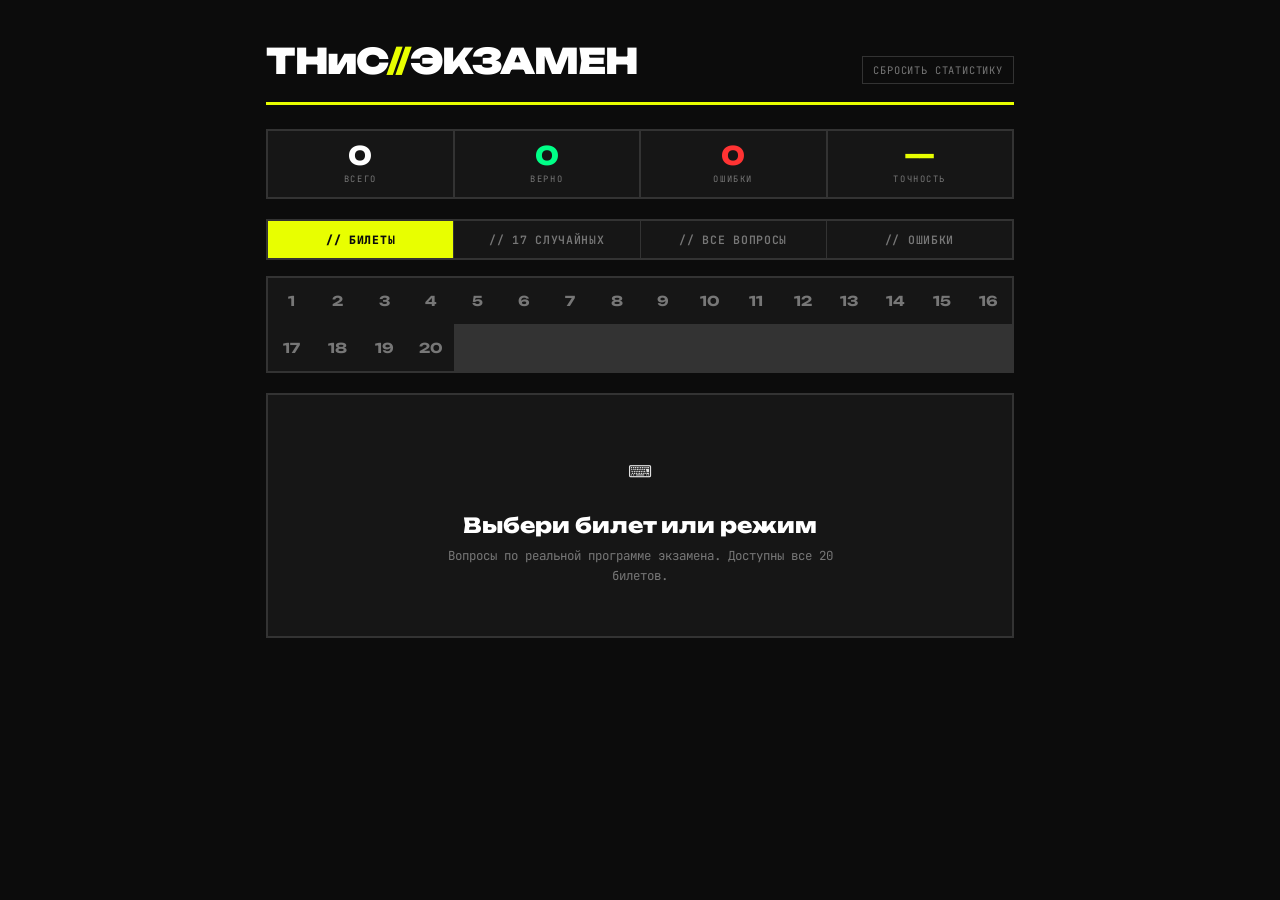
<file: tnis.html>
<!DOCTYPE html>
<html lang="ru">
<head>
  <meta charset="UTF-8">
  <meta name="viewport" content="width=device-width, initial-scale=1.0">
  <title>ТНиС // ЭКЗАМЕН</title>
  <meta name="description" content="Тренажёр для подготовки к экзамену по ТНиС">
  <!-- Telegram Mini App SDK -->
  <script src="https://telegram.org/js/telegram-web-app.js"></script>
  <link href="https://fonts.googleapis.com/css2?family=JetBrains+Mono:wght@400;500;600;700;800&family=Unbounded:wght@400;500;600;700;800;900&display=swap" rel="stylesheet">
  <style>
    *, *::before, *::after { box-sizing: border-box; margin: 0; padding: 0; }

    :root {
      --bg: #0c0c0c;
      --surface: #161616;
      --surface-2: #1e1e1e;
      --surface-3: #262626;
      --border-hard: #333;
      --border-accent: #e8ff00;
      --text: #e0e0e0;
      --text-dim: #777;
      --text-bright: #fff;
      --accent: #e8ff00;
      --accent-dim: rgba(232, 255, 0, 0.1);
      --correct: #00ff87;
      --correct-dim: rgba(0, 255, 135, 0.08);
      --wrong: #ff3333;
      --wrong-dim: rgba(255, 51, 51, 0.08);
      --mono: 'JetBrains Mono', 'Consolas', monospace;
      --display: 'Unbounded', sans-serif;
    }

    body {
      font-family: var(--mono);
      background: var(--bg);
      color: var(--text);
      min-height: 100vh;
      -webkit-font-smoothing: antialiased;
    }

    button {
      touch-action: manipulation;
      -webkit-tap-highlight-color: transparent;
      cursor: pointer;
    }

    a, [role="button"] {
      touch-action: manipulation;
      -webkit-tap-highlight-color: transparent;
    }

    /* noise overlay removed — caused touch interception on iOS WKWebView */

    /* ── ACCESS SCREENS ── */
    #accessScreen {
      position: fixed; inset: 0; z-index: 8000;
      display: flex; align-items: center; justify-content: center;
      background: var(--bg);
    }
    #accessScreen .ac-box {
      max-width: 400px; width: 90%;
      text-align: center; padding: 40px 24px;
      border: 2px solid var(--border-hard); background: var(--surface);
    }
    #accessScreen .ac-icon { font-size: 2.8rem; margin-bottom: 16px; }
    #accessScreen .ac-title {
      font-family: var(--display); font-size: 1.3rem; font-weight: 800;
      color: var(--text-bright); margin-bottom: 8px;
    }
    #accessScreen .ac-sub {
      font-size: 0.8rem; color: var(--text-dim); line-height: 1.6; margin-bottom: 20px;
    }
    #accessScreen .ac-btn {
      display: inline-block; padding: 12px 24px;
      background: var(--accent); color: var(--bg);
      font-family: var(--display); font-size: 0.82rem; font-weight: 800;
      text-transform: uppercase; letter-spacing: 0.08em;
      border: none; cursor: pointer; text-decoration: none;
      touch-action: manipulation;
    }
    #accessScreen.hidden { display: none !important; }

    .container {
      max-width: 780px;
      margin: 0 auto;
      padding: 16px 16px 100px;
    }

    /* ── HEADER ── */
    .header {
      border-bottom: 3px solid var(--accent);
      padding: 28px 0 18px;
      margin-bottom: 24px;
    }

    .header-top {
      display: flex;
      align-items: baseline;
      justify-content: space-between;
      gap: 12px;
      flex-wrap: wrap;
    }

    .header h1 {
      font-family: var(--display);
      font-size: clamp(1.4rem, 4vw, 2.2rem);
      font-weight: 900;
      color: var(--text-bright);
      letter-spacing: -0.04em;
      line-height: 1;
    }

    .header h1 span {
      color: var(--accent);
    }

    .header-tag {
      font-size: 0.65rem;
      text-transform: uppercase;
      letter-spacing: 0.15em;
      color: var(--text-dim);
      background: var(--surface);
      border: 1px solid var(--border-hard);
      padding: 4px 10px;
    }

    /* ── STATS ── */
    .stats {
      display: grid;
      grid-template-columns: repeat(4, 1fr);
      gap: 2px;
      margin-bottom: 20px;
      background: var(--border-hard);
      border: 2px solid var(--border-hard);
    }

    .stat-cell {
      background: var(--surface);
      padding: 12px 8px;
      text-align: center;
    }

    .stat-num {
      font-family: var(--display);
      font-size: clamp(1.1rem, 3vw, 1.6rem);
      font-weight: 800;
      color: var(--text-bright);
      line-height: 1;
    }

    .stat-num.s-ok { color: var(--correct); }
    .stat-num.s-err { color: var(--wrong); }
    .stat-num.s-pct { color: var(--accent); }

    .stat-lbl {
      font-size: 0.55rem;
      text-transform: uppercase;
      letter-spacing: 0.18em;
      color: var(--text-dim);
      margin-top: 4px;
    }

    /* ── MODES ── */
    .modes {
      display: flex;
      gap: 0;
      margin-bottom: 16px;
      border: 2px solid var(--border-hard);
      overflow-x: auto;
    }

    .mode-btn {
      flex: 1;
      min-width: 0;
      padding: 11px 6px;
      background: var(--surface);
      color: var(--text-dim);
      font-family: var(--mono);
      font-size: clamp(0.6rem, 1.6vw, 0.72rem);
      font-weight: 600;
      text-transform: uppercase;
      letter-spacing: 0.06em;
      border: none;
      border-right: 1px solid var(--border-hard);
      cursor: pointer;
      transition: background 0.15s, color 0.15s;
      white-space: nowrap;
    }

    .mode-btn:last-child { border-right: none; }
    .mode-btn:hover { background: var(--surface-2); color: var(--text); }
    .mode-btn.active {
      background: var(--accent);
      color: var(--bg);
      font-weight: 800;
    }

    /* ── TICKET GRID ── */
    .tickets {
      display: grid;
      grid-template-columns: repeat(auto-fill, minmax(46px, 1fr));
      gap: 0;
      margin-bottom: 20px;
      border: 2px solid var(--border-hard);
      background: var(--border-hard);
    }

    .t-btn {
      aspect-ratio: 1;
      background: var(--surface);
      color: var(--text-dim);
      font-family: var(--display);
      font-size: 0.85rem;
      font-weight: 700;
      border: none;
      cursor: pointer;
      transition: all 0.12s;
      border: 1px solid transparent;
    }

    .t-btn:hover { background: var(--surface-3); color: var(--text); border-color: var(--accent); }
    .t-btn.active { background: var(--accent); color: var(--bg); }

    /* ── PROGRESS ── */
    .progress {
      margin-bottom: 20px;
    }

    .progress-top {
      display: flex;
      justify-content: space-between;
      font-size: 0.65rem;
      text-transform: uppercase;
      letter-spacing: 0.12em;
      color: var(--text-dim);
      margin-bottom: 5px;
    }

    .progress-bar {
      height: 3px;
      background: var(--surface-3);
    }

    .progress-fill {
      height: 100%;
      background: var(--accent);
      transition: width 0.3s ease;
      width: 0%;
    }

    /* ── QUESTION ── */
    .q-card {
      border: 2px solid var(--border-hard);
      padding: 24px 20px;
      margin-bottom: 12px;
      background: var(--surface);
      animation: slideUp 0.25s ease;
    }

    @keyframes slideUp {
      from { opacity: 0; transform: translateY(8px); }
      to { opacity: 1; transform: translateY(0); }
    }

    .q-meta {
      display: flex;
      justify-content: space-between;
      align-items: center;
      margin-bottom: 14px;
      padding-bottom: 10px;
      border-bottom: 1px solid var(--border-hard);
    }

    .q-num {
      font-family: var(--display);
      font-size: 0.7rem;
      font-weight: 800;
      color: var(--accent);
      letter-spacing: 0.06em;
    }

    .q-topic {
      font-size: 0.6rem;
      text-transform: uppercase;
      letter-spacing: 0.12em;
      color: var(--text-dim);
    }

    .q-text {
      font-size: clamp(0.88rem, 2.2vw, 1rem);
      font-weight: 500;
      line-height: 1.65;
      color: var(--text-bright);
      margin-bottom: 20px;
      font-family: var(--mono);
    }

    /* ── OPTIONS ── */
    .opts {
      display: flex;
      flex-direction: column;
      gap: 6px;
    }

    .opt {
      display: flex;
      align-items: flex-start;
      gap: 12px;
      width: 100%;
      padding: 13px 16px;
      border: 2px solid var(--border-hard);
      background: var(--bg);
      color: var(--text);
      font-family: var(--mono);
      font-size: clamp(0.78rem, 2vw, 0.88rem);
      font-weight: 500;
      cursor: pointer;
      text-align: left;
      line-height: 1.55;
      transition: border-color 0.12s, background 0.12s, transform 0.1s;
    }

    .opt:hover:not(.locked) {
      border-color: var(--accent);
      background: var(--accent-dim);
      transform: translateX(4px);
    }

    .opt-key {
      flex-shrink: 0;
      width: 24px;
      height: 24px;
      border: 2px solid var(--border-hard);
      display: flex;
      align-items: center;
      justify-content: center;
      font-family: var(--display);
      font-weight: 800;
      font-size: 0.65rem;
      color: var(--text-dim);
      transition: all 0.12s;
      margin-top: 1px;
    }

    .opt:hover:not(.locked) .opt-key {
      border-color: var(--accent);
      color: var(--accent);
    }

    .opt.is-correct {
      border-color: var(--correct);
      background: var(--correct-dim);
      cursor: default;
    }
    .opt.is-correct .opt-key { border-color: var(--correct); color: var(--correct); background: transparent; }

    .opt.is-wrong {
      border-color: var(--wrong);
      background: var(--wrong-dim);
      cursor: default;
    }
    .opt.is-wrong .opt-key { border-color: var(--wrong); color: var(--wrong); }

    .opt.locked {
      cursor: default;
      opacity: 0.35;
    }
    .opt.is-correct.locked, .opt.is-wrong.locked { opacity: 1; }

    /* ── FEEDBACK ── */
    .feedback {
      margin-top: 14px;
      padding: 12px 16px;
      font-size: 0.82rem;
      font-weight: 600;
      line-height: 1.5;
      border-left: 4px solid;
      animation: slideUp 0.2s ease;
    }

    .feedback.fb-ok {
      border-color: var(--correct);
      color: var(--correct);
      background: var(--correct-dim);
    }

    .feedback.fb-err {
      border-color: var(--wrong);
      color: var(--wrong);
      background: var(--wrong-dim);
    }

    .feedback .fb-answer { color: var(--text); font-weight: 400; margin-top: 2px; }

    /* ── NEXT BTN ── */
    .next-btn {
      width: 100%;
      padding: 15px;
      border: 3px solid var(--accent);
      background: transparent;
      color: var(--accent);
      font-family: var(--display);
      font-size: 0.85rem;
      font-weight: 700;
      text-transform: uppercase;
      letter-spacing: 0.1em;
      cursor: pointer;
      transition: all 0.15s;
      margin-top: 14px;
    }

    .next-btn:hover {
      background: var(--accent);
      color: var(--bg);
    }

    /* ── WELCOME ── */
    .welcome {
      text-align: center;
      padding: 50px 0;
      border: 2px solid var(--border-hard);
      background: var(--surface);
    }

    .welcome-icon {
      font-size: 2.5rem;
      margin-bottom: 14px;
      filter: grayscale(0.4);
    }

    .welcome h2 {
      font-family: var(--display);
      font-size: clamp(1rem, 3vw, 1.3rem);
      font-weight: 800;
      color: var(--text-bright);
      margin-bottom: 8px;
    }

    .welcome p {
      color: var(--text-dim);
      font-size: 0.78rem;
      max-width: 400px;
      margin: 0 auto;
      line-height: 1.6;
    }

    /* ── RESULTS ── */
    .results {
      animation: slideUp 0.35s ease;
    }

    .r-hero {
      text-align: center;
      border: 2px solid var(--border-hard);
      background: var(--surface);
      padding: 36px 20px 28px;
      margin-bottom: 16px;
    }

    .r-icon { font-size: 3rem; margin-bottom: 10px; filter: grayscale(0.3); }
    .r-title {
      font-family: var(--display);
      font-size: clamp(1.3rem, 4vw, 1.8rem);
      font-weight: 900;
      color: var(--text-bright);
      margin-bottom: 4px;
    }
    .r-sub { color: var(--text-dim); font-size: 0.82rem; }

    .r-stats {
      display: grid;
      grid-template-columns: repeat(3, 1fr);
      gap: 2px;
      background: var(--border-hard);
      border: 2px solid var(--border-hard);
      margin-bottom: 16px;
    }

    .r-stat {
      background: var(--surface);
      padding: 18px 8px;
      text-align: center;
    }

    .r-stat .rv {
      font-family: var(--display);
      font-size: 1.8rem;
      font-weight: 800;
    }

    .r-stat .rl {
      font-size: 0.55rem;
      text-transform: uppercase;
      letter-spacing: 0.15em;
      color: var(--text-dim);
      margin-top: 4px;
    }

    .r-actions {
      display: flex;
      gap: 2px;
      margin-bottom: 20px;
    }

    .r-actions button {
      flex: 1;
      padding: 14px 8px;
      font-family: var(--mono);
      font-size: 0.72rem;
      font-weight: 700;
      text-transform: uppercase;
      letter-spacing: 0.06em;
      cursor: pointer;
      transition: all 0.15s;
    }

    .r-btn-primary {
      background: var(--accent);
      color: var(--bg);
      border: 2px solid var(--accent);
    }
    .r-btn-primary:hover { background: transparent; color: var(--accent); }

    .r-btn-sec {
      background: var(--surface);
      color: var(--text);
      border: 2px solid var(--border-hard);
    }
    .r-btn-sec:hover { border-color: var(--accent); color: var(--accent); }

    /* review */
    .review-title {
      font-family: var(--display);
      font-size: 0.75rem;
      font-weight: 700;
      text-transform: uppercase;
      letter-spacing: 0.12em;
      color: var(--wrong);
      margin-bottom: 10px;
      padding-bottom: 6px;
      border-bottom: 2px solid var(--wrong);
    }

    .rev-item {
      border: 1px solid var(--border-hard);
      border-left: 4px solid var(--wrong);
      padding: 12px 14px;
      margin-bottom: 6px;
      background: var(--surface);
      font-size: 0.8rem;
    }

    .rev-q { font-weight: 600; color: var(--text); margin-bottom: 4px; line-height: 1.5; }
    .rev-yours { color: var(--wrong); font-size: 0.75rem; }
    .rev-right { color: var(--correct); font-size: 0.75rem; }

    /* ── KBD HINT ── */
    .kbd-hint {
      text-align: center;
      font-size: 0.6rem;
      color: var(--text-dim);
      margin-top: 10px;
      text-transform: uppercase;
      letter-spacing: 0.1em;
    }

    .kbd-hint kbd {
      border: 1px solid var(--border-hard);
      padding: 1px 5px;
      font-family: var(--mono);
      font-size: 0.6rem;
    }

    /* ── HIDDEN ── */
    .hidden { display: none !important; }

    /* scrollbar */
    ::-webkit-scrollbar { width: 4px; }
    ::-webkit-scrollbar-track { background: transparent; }
    ::-webkit-scrollbar-thumb { background: var(--border-hard); }

    /* ── MOBILE ── */
    @media (max-width: 500px) {
      .stats { grid-template-columns: repeat(2, 1fr); }
      .tickets { grid-template-columns: repeat(auto-fill, minmax(46px, 1fr)); }
      .q-card { padding: 16px 14px; }
      .modes { flex-wrap: wrap; }
      .mode-btn {
        flex: 1 1 45%;
        border-bottom: 1px solid var(--border-hard);
        border-right: 1px solid var(--border-hard);
        padding: 12px 6px;
        font-size: 0.68rem;
      }
      .mode-btn:nth-child(even) { border-right: none; }
      .mode-btn:nth-child(3), .mode-btn:nth-child(4) { border-bottom: none; }
    }
  </style>
</head>
<body>
  <div class="container">
    <header class="header">
      <div class="header-top">
        <h1>ТНиС<span>//</span>ЭКЗАМЕН</h1>
        <button class="reset-stats-btn" onclick="resetStats()" style="background: none; border: 1px solid var(--border-hard); color: var(--text-dim); font-family: var(--mono); font-size: 0.65rem; padding: 6px 10px; cursor: pointer; text-transform: uppercase; letter-spacing: 0.08em; transition: all 0.2s;" onmouseover="this.style.color='var(--accent)'; this.style.borderColor='var(--accent)';" onmouseout="this.style.color='var(--text-dim)'; this.style.borderColor='var(--border-hard)';">сбросить статистику</button>
      </div>
    </header>

    <div class="stats" id="statsBar">
      <div class="stat-cell"><div class="stat-num" id="sTotal">0</div><div class="stat-lbl">всего</div></div>
      <div class="stat-cell"><div class="stat-num s-ok" id="sOk">0</div><div class="stat-lbl">верно</div></div>
      <div class="stat-cell"><div class="stat-num s-err" id="sErr">0</div><div class="stat-lbl">ошибки</div></div>
      <div class="stat-cell"><div class="stat-num s-pct" id="sPct">—</div><div class="stat-lbl">точность</div></div>
    </div>

    <div class="modes">
      <button class="mode-btn active" id="modeTicket" data-mode="ticket">// билеты</button>
      <button class="mode-btn" id="modeRandom" data-mode="random">// 17 случайных</button>
      <button class="mode-btn" id="modeAll" data-mode="all">// все вопросы</button>
      <button class="mode-btn" id="modeErrors" data-mode="errors">// ошибки</button>
    </div>

    <div class="tickets" id="ticketGrid"></div>

    <div class="progress hidden" id="progressWrap">
      <div class="progress-top">
        <span id="pLabel">вопрос 1/17</span>
        <span id="pPct">0%</span>
      </div>
      <div class="progress-bar"><div class="progress-fill" id="pFill"></div></div>
    </div>

    <div id="welcomeScreen" class="welcome">
      <div class="welcome-icon">⌨</div>
      <h2>Выбери билет или режим</h2>
      <p>Вопросы по реальной программе экзамена. Доступны все 20 билетов.</p>
    </div>

    <div id="questionArea" class="hidden"></div>
    <div id="resultsScreen" class="hidden"></div>

    <div class="kbd-hint hidden" id="kbdHint">
      <kbd>1</kbd>–<kbd>5</kbd> ответ &nbsp;&bull;&nbsp; <kbd>enter</kbd> далее
    </div>
  </div>

  <!-- Access gate: shows during check, then hides or shows denied -->
  <div id="accessScreen">
    <div class="ac-box">
      <div class="ac-icon" id="acIcon">⏳</div>
      <div class="ac-title" id="acTitle">Проверка доступа...</div>
      <div class="ac-sub" id="acSub">Подожди, проверяем твою подписку</div>
      <div id="acBtnWrap"></div>
    </div>
  </div>

<script>
// ════════════════════════════════════════════════════════════
// ЗАМЕНИ ЭТОТ URL после запуска verify.py на PythonAnywhere
const VERIFY_URL = 'https://bsuir-bot.onrender.com/verify';
const BOT_LINK   = 'https://t.me/bsuir_test_bot';
// ════════════════════════════════════════════════════════════

function showAccess() {
  document.getElementById('accessScreen').classList.add('hidden');
}

function denyAccess() {
  document.getElementById('acIcon').textContent  = '🔒';
  document.getElementById('acTitle').textContent = 'Доступ закрыт';
  document.getElementById('acSub').textContent   =
    'Ты не купил этот тест. Купи доступ у бота — это быстро и дёшево.';
  const wrap = document.getElementById('acBtnWrap');
  wrap.innerHTML = `<a class="ac-btn" href="${BOT_LINK}" target="_blank">Открыть бота</a>`;
}

async function checkAccess() {
  const tg = window.Telegram && window.Telegram.WebApp;

  // Если открыт не как Mini App (обычный браузер) — пропускаем
  if (!tg || !tg.initData || tg.initData.length === 0) {
    showAccess();
    return;
  }

  tg.ready();
  tg.expand();

  // Получаем testId из URL-параметра
  const testId = new URLSearchParams(window.location.search).get('test') || 'tnis';

  try {
    const resp = await fetch(VERIFY_URL, {
      method: 'POST',
      headers: { 'Content-Type': 'application/json' },
      body: JSON.stringify({ initData: tg.initData, testId })
    });
    const data = await resp.json();
    if (data.ok) {
      showAccess();
    } else {
      denyAccess();
    }
  } catch (e) {
    // Если сервер недоступен, показываем ошибку
    document.getElementById('acIcon').textContent  = '⚠️';
    document.getElementById('acTitle').textContent = 'Ошибка связи';
    document.getElementById('acSub').textContent   = 'Не удалось проверить доступ. Попробуй позже.';
    const wrap = document.getElementById('acBtnWrap');
    wrap.innerHTML = `<button class="ac-btn" onclick="checkAccess()">Повторить</button>`;
  }
}

// Safe storage wrapper — falls back to in-memory if localStorage is unavailable
const safeStorage = {
  _data: {},
  getItem(key) {
    try {
      if (window.location.protocol !== 'file:' && window.localStorage) {
        return window.localStorage.getItem(key);
      }
    } catch (e) {}
    return this._data[key] !== undefined ? this._data[key] : null;
  },
  setItem(key, val) {
    try {
      if (window.location.protocol !== 'file:' && window.localStorage) {
        window.localStorage.setItem(key, val); return;
      }
    } catch (e) {}
    this._data[key] = val;
  }
};

const Q = [
  {q:"Результатом функционирования какой государственной системы является оценка соответствия требований регламентам и стандартам?",o:["НСТНиС","НСА","НСПС","Госстандарт","ЕАЭС"],c:2,t:"Гос.системы",tk:[1,2,14]},
  {q:"Результатом функционирования какой государственной системы являются установленные в регламентах и стандартах требования?",o:["НСПС","НСТНиС","НСА","Госстандарт","ТНиС"],c:1,t:"Гос.системы",tk:[2,3,14]},
  {q:"Результатом функционирования какой государственной системы является право субъектов хозяйствования на выполнение работ в определённой области?",o:["НСПС","НСТНиС","Госстандарт","НСА","ТНиС"],c:3,t:"Гос.системы",tk:[2,4,17]},
  {q:"Целью технического нормирования и стандартизации является (вариант 1):",o:["Регулирование торговли","Контроль производства","Развитие экспорта","Защита жизни","Лицензирование"],c:3,t:"Цели ТНиС",tk:[1,2,17]},
  {q:"Целью технического нормирования и стандартизации является (вариант 2):",o:["Регулирование импорта","Защита здоровья","Контроль цен","Налогообложение","Лицензирование"],c:1,t:"Цели ТНиС",tk:[2,3,17]},
  {q:"Целью технического нормирования и стандартизации является (вариант 3):",o:["Государственный контроль","Регулирование цен","Защита имущества","Регистрация предприятий","Контроль импорта"],c:2,t:"Цели ТНиС",tk:[2,7,17]},
  {q:"Целью технического нормирования и стандартизации является (вариант 4):",o:["Контроль экспорта","Регулирование торговли","Лицензирование","Регистрация","Охрана окружающей среды"],c:4,t:"Цели ТНиС",tk:[2,5,17]},
  {q:"Целью технического нормирования и стандартизации является (вариант 5):",o:["Повышение конкурентоспособности продукции","Государственный контроль","Налоговое регулирование","Управление предприятиями","Регулирование занятости"],c:0,t:"Цели ТНиС",tk:[7,8,17]},
  {q:"Какой субъект хозяйствования определяет единую государственную политику в области ТНиС?",o:["Президент Республики Беларусь","Совет Министров","Госстандарт","Национальное собрание","Минэкономики"],c:0,t:"Субъекты",tk:[1,8,17]},
  {q:"Какой субъект хозяйствования осуществляет единую государственную политику в области ТНиС?",o:["Президент РБ","Совет Министров","Госстандарт","Минэкономики","Национальное собрание"],c:1,t:"Субъекты",tk:[3,8,17]},
  {q:"Какой субъект хозяйствования утверждает программу разработки технических регламентов РБ?",o:["Президент РБ","Совет Министров","Госстандарт","Национальное собрание","Технический комитет"],c:1,t:"Субъекты",tk:[4,10,17]},
  {q:"Какой субъект хозяйствования утверждает технический регламент?",o:["Президент РБ","Совет Министров","Госстандарт","Технический комитет","Минэкономики"],c:1,t:"Субъекты",tk:[5,8,17]},
  {q:"Какой субъект хозяйствования вводит в действие технический регламент?",o:["Президент РБ","Гос. комитет по стандартизации","Совет Министров","Технический комитет","Минэкономики"],c:1,t:"Субъекты",tk:[6,8,19]},
  {q:"Какой субъект хозяйствования осуществляет государственную регистрацию технических условий?",o:["Госстандарт","Совет Министров","Орган, уполномоченный Советом Министров","Президент РБ","Технический комитет"],c:2,t:"Субъекты",tk:[4,15,19]},
  {q:"Государственный надзор за выполнением требований ТР осуществляет:",o:["Совет Министров","Президент","Госстандарт","Технический комитет","Национальное собрание"],c:2,t:"Субъекты",tk:[8,14,19]},
  {q:"Технический регламент РБ должен содержать (вариант 1):",o:["Рекомендации по производству","Технические требования к продукции","Стандарты организации","Административные процедуры","Методические указания"],c:1,t:"Тех.регламент",tk:[1,7,18]},
  {q:"Технический регламент РБ должен содержать (вариант 2):",o:["Правила выпуска продукции в обращение","Административные процедуры","Стандарты организации","Рекомендации по проектированию","Методические указания"],c:0,t:"Тех.регламент",tk:[3,7,18]},
  {q:"Технический регламент РБ может содержать (вариант 1):",o:["Требования к терминологии","Административные процедуры","Стандарты организации","Методические указания","Внутренние регламенты"],c:0,t:"Тех.регламент",tk:[4,8,18]},
  {q:"Технический регламент РБ может содержать (вариант 2):",o:["Административные процедуры","Внутренние регламенты","Правила маркировки продукции знаком соответствия","Стандарты организации","Методические указания"],c:2,t:"Тех.регламент",tk:[6,8,18]},
  {q:"Технический регламент РБ может содержать (вариант 3):",o:["Стандарты организации","Внутренние регламенты","Методические указания","Правила и формы подтверждения соответствия","Административные процедуры"],c:3,t:"Тех.регламент",tk:[5,8,18]},
  {q:"Через какой срок может быть введён в действие ТР после официального опубликования?",o:["1 месяц","2 месяца","3 месяца","6 месяцев","1 год"],c:2,t:"Тех.регламент",tk:[8,14,18]},
  {q:"Через какой срок может быть введён в действие ТКП после публикации?",o:["30 дней","60 дней","90 дней","120 дней","6 месяцев"],c:1,t:"Тех.регламент",tk:[8,16,18]},
  {q:"Укажите ТНПА ТНиС, объектом стандартизации которого является конкретная марка продукции:",o:["Государственный стандарт","Технический кодекс","Общегосударственный классификатор","Технический регламент","Технические условия"],c:4,t:"Виды ТНПА",tk:[1,8,18]},
  {q:"Какой ТНПА ТНиС разрабатывается и утверждается юридическим лицом или индивидуальным предпринимателем?",o:["Технический регламент","Государственный стандарт","Технический кодекс","Общегос. классификатор","Стандарт организации"],c:4,t:"Виды ТНПА",tk:[1,16,19]},
  {q:"Определение «ТНПА ТНиС, содержащий технические требования только к процессам, работам, услугам» соответствует:",o:["Технический регламент","Государственный стандарт","Тех. кодекс установившейся практики","Технические условия","Стандарт организации"],c:2,t:"Виды ТНПА",tk:[3,16,19]},
  {q:"ТНПА ТНиС, объектом стандартизации которого является технико-экономическая и социальная информация:",o:["Технический регламент","Государственный стандарт","Общегосударственный классификатор","Технические условия","Стандарт организации"],c:2,t:"Виды ТНПА",tk:[5,16,19]},
  {q:"Срок действия технических условий не должен превышать (лет):",o:["Одного","Двух","Трёх","Пяти","Десяти"],c:3,t:"Виды ТНПА",tk:[3,16,19]},
  {q:"Государственный стандарт не должен содержать требования к:",o:["Терминологии","Административным процедурам","Продукции","Методам контроля","Маркировке"],c:1,t:"Виды ТНПА",tk:[6,16,19]},
  {q:"Какому документу не должен противоречить технический кодекс установившейся практики?",o:["Техническому регламенту","Государственному стандарту","Стандарту организации","Техническим условиям","Рекомендациям"],c:0,t:"Виды ТНПА",tk:[4,16,19]},
  {q:"Какому документу не должен противоречить стандарт организации?",o:["Государственному стандарту","Техническим условиям","Стандарту предприятия","Техническому регламенту","Рекомендациям ISO"],c:3,t:"Виды ТНПА",tk:[5,9]},
  {q:"Каким документам не должны противоречить требования технических условий?",o:["Стандартам организации","Государственным стандартам","Рекомендациям","Техническим регламентам","Методическим указаниям"],c:3,t:"Виды ТНПА",tk:[6,16]},
  {q:"Какой стандарт содержит общие организационно-методические требования для определённой области деятельности?",o:["Основополагающий","Стандарт на продукцию","На методы контроля","На процесс","На услугу"],c:0,t:"Виды ТНПА",tk:[14,16]},
  {q:"ТНПА, который содержит обязательные требования для соблюдения:",o:["Государственный стандарт","Стандарт организации","Тех. кодекс","Технический регламент","Рекомендация"],c:3,t:"Виды ТНПА",tk:[15,17]},
  {q:"«Ссылка, идентифицирующая конкретные ТНПА так, чтобы пересмотры имели силу только после внесения изменений в ТР» — это:",o:["Общая ссылка","Ссылка с твёрдой идентификацией","Со скользящей идентификацией","Косвенная ссылка","Прямая ссылка"],c:1,t:"Ссылки",tk:[1,3,20]},
  {q:"«Ссылка без идентификации, указывающая на все ТНПА в определённой области» — это:",o:["С твёрдой идентификацией","Со скользящей идентификацией","Прямая ссылка","Общая ссылка","Косвенная ссылка"],c:3,t:"Ссылки",tk:[3,5,20]},
  {q:"«Требование соответствия назначению, касающееся состояния продукции при их применении» — это:",o:["Обязательное","Техническое","Методическое","Эксплуатационное требование","Описательное требование"],c:3,t:"Требования",tk:[3,9,20]},
  {q:"«Требование соответствия назначению, касающееся характеристик продукции» — это:",o:["Обязательное","Техническое","Методическое","Эксплуатационное требование","Описательное требование"],c:4,t:"Требования",tk:[3,9,20]},
  {q:"«Технические нормы, правила, характеристики или иные требования к объектам ТНиС» — это:",o:["Обязательное требование","Методическое","Описательное","Эксплуатационное","Технические требования"],c:4,t:"Требования",tk:[4,9,20]},
  {q:"«Интервал времени от даты введения ТНПА в действие до момента его отмены или замены» — это:",o:["Период действия","Срок действия","Жизненный цикл","Период применения","Срок годности"],c:1,t:"Операции",tk:[3,6,20]},
  {q:"Модификация, дополнение или исключение части текста ТНПА без изменения его обозначения — это:",o:["Поправка","Пересмотр","Изменение","Переиздание","Отмена"],c:2,t:"Операции",tk:[9,10,20]},
  {q:"Основная цель Всемирной торговой организации:",o:["Регулирование нац. экономик","Контроль за производством","Содействие торговле без барьеров и негативных последствий","Управление пошлинами","Лицензирование экспорта"],c:2,t:"ВТО",tk:[3,9]},
  {q:"Принципы международной торговли ВТО:",o:["Закрытость рынков","Протекционизм","Ограничение импорта","Устранение технических барьеров в торговле","Контроль цен"],c:3,t:"ВТО",tk:[1,9]},
  {q:"Принципы международной торговли ВТО включают:",o:["Закрытость","Непредсказуемость","Предсказуемость","Протекционизм","Ограничение"],c:2,t:"ВТО",tk:[4,9]},
  {q:"«Различия требований национальных и международных стандартов» — это:",o:["Санитарные меры","Технические барьеры в торговле","Гармонизация","Стандартизация","Сертификация"],c:1,t:"ВТО",tk:[5,9]},
  {q:"«Меры гос. политики, направленные на охрану здоровья от риска пищевых добавок» — это:",o:["Технические барьеры","Стандартизация","Санитарные и фитосанитарные меры","Сертификация","Аккредитация"],c:2,t:"ВТО",tk:[6,9]},
  {q:"Документ «Международная конвенция» является:",o:["Стандартом","Регламентом","Международным договором","Рекомендацией","Классификатором"],c:2,t:"Межд.орг.",tk:[1,10]},
  {q:"Какие документы OIML обязательны для всех стран-участниц?",o:["OIML R","OIML D","OIML G","OIML P","OIML S"],c:1,t:"Межд.орг.",tk:[1,10]},
  {q:"Начало международной стандартизации относится к году:",o:["1865","1875","1906","1947","1948"],c:1,t:"Межд.орг.",tk:[4,10]},
  {q:"Год основания IEC (Международной электротехнической комиссии):",o:["1865","1875","1906","1947","1955"],c:2,t:"Межд.орг.",tk:[5,10]},
  {q:"Год основания ITU (Международного союза электросвязи):",o:["1865","1875","1906","1947","1955"],c:0,t:"Межд.орг.",tk:[6,10]},
  {q:"Первый в мире национальный комитет по стандартизации создан в:",o:["Франции","Германии","США","Великобритании","Швейцарии"],c:3,t:"Межд.орг.",tk:[3,10]},
  {q:"Какое подразделение ISO является разработчиком стандартов?",o:["Генеральная ассамблея","Совет","Техническое руководящее бюро","Центральный секретариат","Генеральный секретарь"],c:2,t:"Межд.орг.",tk:[3,10]},
  {q:"Международный стандарт ISO считается принятым, если:",o:["Более 50% «за»","Более 2/3 «за» и ≤25% «против»","Единогласно","Более 75% «за»","Более 90% «за»"],c:1,t:"Межд.орг.",tk:[10,14]},
  {q:"Национальные стандарты США обозначаются:",o:["DIN","ANSI","JIS","BSI","AFNOR"],c:1,t:"Межд.орг.",tk:[6,10]},
  {q:"Обозначение стандарта Японии:",o:["DIN","ANSI","JIS","BSI","AFNOR"],c:2,t:"Межд.орг.",tk:[9,10]},
  {q:"Международные стандарты в области информационно-коммуникационных технологий принимают (Б6):",o:["ITU","ISO","CEN","OIML","CENELEC"],c:0,t:"Межд.орг.",tk:[6,12]},
  {q:"Международные стандарты в области информационно-коммуникационных технологий принимают (Б5):",o:["ITU","ISO","CEN","OIML","IEC"],c:4,t:"Межд.орг.",tk:[5,12]},
  {q:"Фундаментальный принцип Нового подхода к технической гармонизации:",o:["Ограничение законодательства основополагающими требованиями","Установление конкретных тех. норм","Контроль качества","Унификация всех стандартов","Обязательная сертификация"],c:0,t:"Европа",tk:[1,9,20]},
  {q:"Разработку стандартов Нового подхода осуществляют (вариант 1):",o:["ISO","OIML","CEN","ВТО","ООН"],c:2,t:"Европа",tk:[3,9,20]},
  {q:"Разработку стандартов Нового подхода осуществляют (вариант 2):",o:["ISO","CENELEC","OIML","ВТО","ITU"],c:1,t:"Европа",tk:[5,9,20]},
  {q:"Разработку стандартов Нового подхода осуществляют (вариант 3):",o:["ISO","OIML","ВТО","ITU","ETSI"],c:4,t:"Европа",tk:[6,11]},
  {q:"Гармонизированный европейский стандарт конкретизирует требования:",o:["Директивы ЕС","Стандартов ISO","Национальных стандартов","Рекомендаций OIML","Конвенций ООН"],c:0,t:"Европа",tk:[4,11]},
  {q:"Гарм. европейский стандарт разрабатывается после договора между:",o:["ISO и IEC","ВТО и ЕС","Комиссией ЕС и CEN/CENELEC/ETSI","Нац. комитетами","OIML и ITU"],c:2,t:"Европа",tk:[11,14]},
  {q:"Новый подход НЕ затронул сектора (продукция):",o:["Электрооборудование","Строительные изделия","Игрушки","Автомобили и тракторы","Средства инд. защиты"],c:3,t:"Европа",tk:[14,15,16]},
  {q:"Договор о ЕАЭС сформирован на основе:",o:["Стандартов ISO","Правил ВТО","Директив ЕС","Конвенций ООН","Стандартов IEC"],c:1,t:"ЕАЭС",tk:[3,5]},
  {q:"Какие стандарты взаимосвязаны с техническими регламентами РБ?",o:["ISO","ГОСТ","EN","СТБ","ANSI"],c:3,t:"ЕАЭС",tk:[4,12]},
  {q:"Какие стандарты взаимосвязаны с техническими регламентами ЕАЭС?",o:["ГОСТ","СТБ","EN","ISO","ANSI"],c:0,t:"ЕАЭС",tk:[6,12]},
  {q:"В качестве каких ТНПА могут быть приняты международные документы?",o:["Технических регламентов","Стандартов организации","Технических условий","Только рекомендаций","Классификаторов"],c:0,t:"Соответствие",tk:[1,15]},
  {q:"Чем НЕ определяется степень соответствия гос. стандарта международному?",o:["Внесением тех. отклонений","Изменением структуры","Идентификацией тех. отклонений","Авторские права","Редакционными изменениями"],c:3,t:"Соответствие",tk:[1,15]},
  {q:"Чем определяется степень соответствия (вариант 1)?",o:["Внесением технических отклонений","Авторскими правами","Коммерческими интересами","Политическими решениями","Традициями"],c:0,t:"Соответствие",tk:[3,15]},
  {q:"Чем определяется степень соответствия (вариант 2)?",o:["Авторскими правами","Внесением редакционных изменений","Политическими решениями","Коммерческими интересами","Традициями"],c:1,t:"Соответствие",tk:[4,15]},
  {q:"Чем определяется степень соответствия (вариант 3)?",o:["Авторскими правами","Коммерческие интересы","Политические решения","Идентификацией технических отклонений","Традиции"],c:3,t:"Соответствие",tk:[5,6]},
  {q:"Степень соответствия в тексте гармонизированного государственного стандарта указывается (вариант 1):",o:["На титульном листе","В тексте стандарта","В приложении","В предисловии","В оглавлении"],c:0,t:"Соответствие",tk:[1,15]},
  {q:"Степень соответствия в тексте гармонизированного государственного стандарта указывается (вариант 2):",o:["В тексте стандарта","В библиографических данных","В приложении","В предисловии","В оглавлении"],c:1,t:"Соответствие",tk:[4,15]},
  {q:"При какой степени соответствия стандарт считается принятым?",o:["Идентичной","Модифицированной","Неэквивалентной","Любой","Частичной"],c:0,t:"Соответствие",tk:[5,15]},
  {q:"Международный стандарт может быть принят в качестве идентичного государственного стандарта методом:",o:["Подтверждения","Перевода","Перепечатки","Переиздания","Новой редакции"],c:3,t:"Соответствие",tk:[6,15]},
  {q:"Обозначение гос. стандарта, идентичного проекту ISO:",o:["СТБ ISO 12345-2020","СТБ ISO/DIS 12345-2020","ГОСТ ISO 12345-2020","СТБ EN 12345-2020","ISO/СТБ 12345"],c:1,t:"Соответствие",tk:[9,14,16]},
  {q:"Участие в разработке международных стандартов позволяет (вариант 1):",o:["Реализовать нац. интересы на международном уровне","Ограничить импорт","Повысить пошлины","Закрыть рынки","Снизить качество"],c:0,t:"Соответствие",tk:[5,15]},
  {q:"Участие в разработке международных стандартов позволяет (вариант 2):",o:["Ограничить импорт","Повысить пошлины","Сократить сроки принятия гармониз. нац. стандартов","Закрыть рынки","Увеличить барьеры"],c:2,t:"Соответствие",tk:[4,15]},
  {q:"Метод установления базовых решений на основе прогрессивных методов и режимов работы:",o:["Симплификация","Унификация","Типизация","Агрегатирование","Кооперирование"],c:2,t:"Методы",tk:[1,11]},
  {q:"Метод рационального уменьшения числа типов, видов и размеров объектов:",o:["Симплификация","Унификация","Типизация","Агрегатирование","Кооперирование"],c:1,t:"Методы",tk:[4,11]},
  {q:"Метод отбора из существующей совокупности и ограничения номенклатуры без усовершенствований:",o:["Симплификация","Унификация","Типизация","Агрегатирование","Кооперирование"],c:0,t:"Методы",tk:[5,11]},
  {q:"«Установление показателей свойств существующей и освоенной продукции» — это:",o:["Опережающая","Комплексная","Унификация","Станд-я по достигнутому уровню","Типизация"],c:3,t:"Методы",tk:[1,11]},
  {q:"«Целенаправленное установление системы взаимосвязанных требований» — это:",o:["Унификация","Типизация","Комплексная стандартизация","Симплификация","Агрегатирование"],c:2,t:"Методы",tk:[5,11]},
  {q:"«Форма сотрудничества предприятий, совместно изготовляющих конечную продукцию» — это:",o:["Унификация","Типизация","Симплификация","Агрегатирование","Кооперирование производства"],c:4,t:"Методы",tk:[4,11]},
  {q:"«Пригодность одного изделия для использования вместо другого при заданных условиях» — это:",o:["Унификация","Взаимозаменяемость","Типизация","Совместимость","Стандартизация"],c:1,t:"Методы",tk:[6,12]},
  {q:"Допуск — это:",o:["Номинальный размер","Действительный размер","Разность между верхним и нижним предельными размерами","Среднее значение","Отклонение от номинала"],c:2,t:"Допуски",tk:[8,9,10]},
  {q:"«Соединение наружного и внутреннего размерных элементов при сборке» — это:",o:["Допуск","Отклонение","Зазор","Посадка","Натяг"],c:3,t:"Допуски",tk:[13,14]},
  {q:"При посадке с натягом:",o:["Отверстие больше вала","Вал больше отверстия","Размеры равны","Зазор может быть любым","Размеры не нормируются"],c:1,t:"Допуски",tk:[16,17]},
  {q:"При посадке с зазором:",o:["Вал больше отверстия","Отверстие больше вала","Размеры равны","Натяг обязателен","Размеры не нормируются"],c:1,t:"Допуски",tk:[16,17]},
  {q:"К основным параметрам нормального профиля поверхности относятся (вариант 1):",o:["Ra","Rz","Базовая длина","Rmax","Средний шаг"],c:2,t:"Шерохов.",tk:[1,12]},
  {q:"К основным параметрам нормального профиля поверхности относятся (вариант 2):",o:["Средняя линия профиля","Ra","Rz","Sm","tp"],c:0,t:"Шерохов.",tk:[7,12]},
  {q:"К основным параметрам нормального профиля поверхности относятся (вариант 3):",o:["Ra","Rz","Sm","tp","Отклонения профиля от средней линии"],c:4,t:"Шерохов.",tk:[7,12]},
  {q:"К стандартизованным параметрам шероховатости относятся:",o:["Базовая длина","Средняя линия","Высота выступов","Sm — средний шаг неровностей","Глубина впадин"],c:3,t:"Шерохов.",tk:[7,13]},
  {q:"Какой параметр шероховатости является предпочтительным?",o:["Rz","Rmax","Ra","Sm","tp"],c:2,t:"Шерохов.",tk:[9,15]},
  {q:"Основные ряды предпочтительных чисел содержат все целые степени:",o:["Двух","Пяти","Десяти","Ста","Тысячи"],c:2,t:"Ряды",tk:[13,14]},
  {q:"«Мат. характеристики сигнала, рассматриваемого как единое целое» — это:",o:["Математические характеристики","Физические","Общие характеристики сигнала","Спектральные","Частные"],c:2,t:"Сигналы",tk:[4,13]},
  {q:"«Сигнал, мгновенные значения которого в любой момент известны» — это:",o:["Случайный","Периодический","Аналоговый","Детерминированный сигнал","Дискретный"],c:3,t:"Сигналы",tk:[6,13]},
  {q:"«Упорядоченный ряд отметок с последовательным рядом значений величины» — это:",o:["Диапазон","Шкала","Ряд","Градуировка","Калибровка"],c:1,t:"Сигналы",tk:[6,13]},
  {q:"Какой принцип ТНиС: «общее согласие без серьёзных возражений у большинства»?",o:["Открытость","Доступность","Консенсус","Оптимальность","Комплексность"],c:2,t:"Принципы",tk:[14,15,16,17]},
  {q:"Какой принцип ТНиС: «наилучшее сочетание эффекта и затрат»?",o:["Консенсус","Комплексность","Однозначность","Оптимальность","Целесообразность"],c:3,t:"Принципы",tk:[14,15,16,17]},
  {q:"Принцип «добровольность» ТНиС относится к применению:",o:["Технических регламентов","ТКП и гос. стандартов","Общегос. классификаторов","Всех ТНПА","Только стандартов организации"],c:1,t:"Принципы",tk:[14,15,16,17]},
  {q:"Что на 2-м месте в наименовании стандарта?",o:["Групповой заголовок (система)","Заголовок (объект стандартизации)","Подзаголовок (аспект)","Номер стандарта","Год утверждения"],c:1,t:"Структура",tk:[13,17]},
  {q:"На каком месте подзаголовок в наименовании стандарта?",o:["На 1-м","На 2-м","На 3-м","На 4-м","В конце"],c:2,t:"Структура",tk:[13,16]},
  {q:"Стандартизация на международном уровне завершается принятием (вариант 1):",o:["СТБ","ISO","ГОСТ","EN","ANSI"],c:1,t:"Уровни",tk:[5,14]},
  {q:"Стандартизация на международном уровне завершается принятием (вариант 2):",o:["СТБ","ГОСТ","EN","ANSI","IEC"],c:4,t:"Уровни",tk:[6,14]},
  {q:"Стандартная модель информационной безопасности описывается категорией:",o:["Конфиденциальность","Целостность","Доступность","Апеллируемость","Авторизация"],c:3,t:"ИБ",tk:[4,14]},
  {q:"Резолюция Совета ЕС от 1989 года определила политику в области оценки соответствия, известную как:",o:["Старый подход","Глобальный подход","Новый подход","Комплексный подход","Единый стандарт"],c:1,t:"ВТО",tk:[2,7,11]},
  {q:"Наличие маркировки CE на изделии свидетельствует о том, что оно:",o:["Произведено исключительно в Германии","Соответствует всем Директивам ЕС и подвергнуто процедурам оценки соответствия","Одобрено Генеральной Ассамблеей ВТО","Имеет пожизненную гарантию качества","Относится к экологически чистым продуктам питания"],c:1,t:"ВТО",tk:[2,7,12]},
  {q:"Согласно Глобальному подходу, критерии деления оценки соответствия на модули НЕ включают:",o:["Стадии производства продукции","Тип применяемой оценки","Проверяющее лицо (изготовитель или инспектор)","Страну происхождения изготовителя","Использование стандартов EN ISO 9000"],c:3,t:"ВТО",tk:[2,7,13]},
  {q:"Если государственный стандарт Республики Беларусь идентичен международному стандарту ISO, его обозначение выглядит как:",o:["СТБ ISO 12341:2007","СТБ ISO 12341-2007","СТБ-ISO-12341/2007","ISO СТБ 12341-2007","СТБ ISO 12341"],c:1,t:"Соответствие",tk:[2,11,18]},
  {q:"Какое из обозначений соответствует государственному стандарту Республики Беларусь, идентичному международному техническому отчету?",o:["СТБ ISO 12341-2007","СТБ ISO/TS 20281-2007","СТБ EN 12341-2007","СТБ ISO/TR 20281-2007","СТБ IEC 62255-2007"],c:3,t:"Соответствие",tk:[2,11,19]},
  {q:"Какое из обозначений соответствует проекту международного стандарта на этапе опроса?",o:["ISO 12345","СТБ ISO 12345","ISO/DIS 12345","ISO/FDIS 12345","ISO/CD 12345"],c:2,t:"Соответствие",tk:[7,8,12]},
  {q:"Какой стандарт является основным результатом технического нормирования и гармонизации в рамках ЕАЭС?",o:["СТБ","ГОСТ","EN","DIN","ANSI"],c:1,t:"ЕАЭС",tk:[8,11,20]},
  {q:"Предел допуска в стандартизации и метрологии — это:",o:["Разность предельных размеров","Установленные значения, определяющие верхние и нижние границы допустимых значений","Фактический размер изделия с учетом погрешности","Отклонение от номинального значения при изготовлении","Среднее арифметическое значение контролируемых величин"],c:1,t:"Допуски",tk:[10,12,18]},
  {q:"Интервал допуска — это:",o:["Разность между верхним и нижним предельными размерами","Совокупность значений размера между пределами допуска","Погрешность средства измерения при калибровке","Допускаемый износ режущей кромки инструмента","Базовая длина профиля поверхности"],c:1,t:"Допуски",tk:[10,12,19]},
  {q:"Какой документ, изначально применяемый на добровольной основе, становится обязательным, если ссылка на него внесена в технический регламент?",o:["Стандарт организации","Взаимосвязанный государственный стандарт (СТБ)","Методическое указание","Технический отчет","Рекомендация ISO"],c:1,t:"Виды ТНПА",tk:[10,13,20]},
  {q:"Согласно Соглашению по ТБТ ВТО, к фундаментальным принципам международной торговли относятся:",o:["Протекционизм, закрытость, жесткие тарифные квоты","Открытость, гласность, предсказуемость","Целесообразность, консенсус, обязательность стандартов","Лицензирование, квотирование, таможенные пошлины","Унификация, симплификация, типизация и агрегатирование"],c:1,t:"ВТО",tk:[12,13,18]},
  {q:"Какова основная цель Соглашений по ТБТ (техническим барьерам) и СФС (санитарным мерам) ВТО?",o:["Повышение таможенных пошлин на импортные товары","Преодоление и предупреждение технических барьеров в торговле и влияние на содержание ТНПА","Защита внутренних рынков от любого иностранного влияния","Контроль валютных курсов стран-участниц","Лицензирование всех видов внешнеэкономической деятельности"],c:1,t:"ВТО",tk:[13,18,19]},
  {q:"Каков юридический статус Санитарных и фитосанитарных мер (СФС) по отношению к техническим регламентам (ТР)?",o:["Имеют исключительно рекомендательный характер","По своему статусу относятся к техническим регламентам (ТР)","Стоят выше технических регламентов РБ по закону","Являются стандартами организации и действуют внутри предприятий","Не регулируются государственными органами"],c:1,t:"ВТО",tk:[13,18,20]},
  {q:"Что на титульном листе отличает предварительный государственный стандарт Республики Беларусь от обычного?",o:["Полное отсутствие года издания и утверждения","Надпись «Предварительный государственный стандарт Республики Беларусь»","Яркая красная полоса на обложке документа","Специальный защитный QR-код Госстандарта","Отметка комиссии по техническому нормированию"],c:1,t:"Структура",tk:[2,18,19]},
  {q:"Что из перечисленного НЕ относится к дополнительной части ТНПА согласно правилам структуры?",o:["Библиографические данные стандарта","Предисловие и введение","Технические требования к продукции","Выходные данные об издании","Справочные и информационные приложения"],c:2,t:"Структура",tk:[7,18,19]},
  {q:"Какие элементы допускается исключать при принятии модифицированного международного стандарта?",o:["Только наименование стандарта на национальном языке","Основные обязательные технические требования к безопасности","Отдельные пункты, примечания, сноски, справочные ссылки и библиографию","Весь основной текст стандарта без приложений","Обозначение стандарта и год его утверждения"],c:2,t:"Соответствие",tk:[11,19,20]},
  {q:"Участие в разработке технических регламентов в Республике Беларусь могут принимать:",o:["Исключительно государственные министерства и ведомства","Любые юридические и физические лица","Только Президент Республики Беларусь лично","Только иностранные инвесторы и импортеры","Исключительно члены Совета Министров Республики Беларусь"],c:1,t:"Субъекты",tk:[2,7,20]},
  {q:"Какое количество голосов необходимо для одобрения проекта межгосударственного стандарта (ГОСТ) в МГС?",o:["Простое большинство голосов стран-участниц","Консенсус (отсутствие принципиальных возражений)","Единогласное принятие всеми участниками","Не менее 75% голосов «за»","Не менее 90% голосов «за»"],c:1,t:"Межд.орг.",tk:[2,11,20]},
  {q:"Что является объектом стандартизации СТБ согласно законодательству Республики Беларусь?",o:["Исключительно оборонная продукция и военная техника","Продукция, процессы, работы, услуги, имеющие перспективу многократного использования","Только государственные границы и таможенные посты","Только денежные знаки и банковские документы","Внутренние документы частных компаний и стартапов"],c:1,t:"Виды ТНПА",tk:[7,11,12]},
  {q:"Какое обозначение имеет европейский стандарт в области электротехники?",o:["EN","ETS","HD (гармонизационный документ)","CEN","ISO"],c:2,t:"Европа",tk:[12,13,19]},
  {q:"Каким основным методом стандартизации является создание систем изделий на основе их геометрического или функционального подобия?",o:["Симплификация","Типизация","Агрегатирование","Параметрическая стандартизация","Унификация"],c:3,t:"Методы",tk:[13,18,20]},
  {q:"В каком международном соглашении прописаны принципы взаимного признания результатов испытаний продукции?",o:["Соглашение по ТБТ ВТО","Соглашение по СФС ВТО","Киотский протокол об экологии","Римский договор о создании ЕЭС","Генеральное соглашение по тарифам и торговле (ГАТТ)"],c:0,t:"ВТО",tk:[2,7,19]},
  {q:"Какой нормативный срок установлен для публичного обсуждения проекта технического регламента Республики Беларусь?",o:["Не менее 15 календарных дней","Не менее 30 календарных дней","Не менее 60 календарных дней","Не менее 90 календарных дней","Не менее 6 календарных месяцев"],c:2,t:"Субъекты",tk:[11,12,18]},
  {q:"К техническим барьерам в торговле (ТБТ) НЕ относятся:",o:["Различия требований национальных и международных стандартов","Различия в процедурах подтверждения соответствия","Таможенные пошлины и импортные тарифные квоты","Специфические требования к упаковке товаров","Различные правила маркировки знаком соответствия"],c:2,t:"ВТО",tk:[7,8,13]},
  {q:"Что из перечисленного является примером системы подтверждения соответствия?",o:["Система налогообложения физических лиц","Система сертификации продукции","Система государственного таможенного контроля","Система международной логистики","Система бухгалтерского учета и отчетности"],c:1,t:"Соответствие",tk:[10,12,13]},
  {q:"Применение Директив Нового и Глобального подхода в странах ЕС НЕ приводит к:",o:["Устранению технических барьеров в торговле","Введению единой обязательной маркировки CE","Увеличению количества дублирующих испытаний продукции","Многостороннему признанию сертификатов соответствия","Замене национальных стандартов Директивами ЕС"],c:2,t:"Европа",tk:[2,7,8]},
];

// ═══════════════════════════════════════
// Strip " (вариант N)" / " (вариант N):" from question texts
Q.forEach(q => { q.q = q.q.replace(/\s*\(вариант\s*\d+\)\s*:?\s*$/i, ''); });

const TK = {};
Q.forEach((q,i) => q.tk.forEach(t => { if(!TK[t])TK[t]=[]; TK[t].push(i); }));

let initialErrors = [];
try {
  const errStr = safeStorage.getItem('tnis_e');
  initialErrors = errStr ? JSON.parse(errStr) : [];
  if (!Array.isArray(initialErrors)) initialErrors = [];
} catch (e) {
  initialErrors = [];
}

let S = {
  mode:'ticket', ticket:null, qs:[], ci:0, ans:[], ok:0, err:0, total:0,
  errors: initialErrors, locked:false
};

let saved = { ok: 0, err: 0, total: 0 };
try {
  const savedStr = safeStorage.getItem('tnis_s');
  if (savedStr) {
    const parsed = JSON.parse(savedStr);
    if (parsed && typeof parsed.ok === 'number') {
      saved = parsed;
    }
  }
} catch (e) {}
if(saved.ok){S.ok=saved.ok;S.err=saved.err;S.total=saved.total;}

function $(id){return document.getElementById(id)}

function init(){
  const g=$('ticketGrid');
  const nums=Object.keys(TK).map(Number).sort((a,b)=>a-b);
  g.innerHTML=nums.map(t=>`<button class="t-btn" id="t${t}" data-ticket="${t}">${t}</button>`).join('');
  // Ticket buttons
  g.addEventListener('click',function(e){
    const btn=e.target.closest('.t-btn');
    if(btn && btn.dataset.ticket) pickTicket(+btn.dataset.ticket);
  });
  // Mode buttons — attach once
  document.querySelectorAll('.mode-btn').forEach(b=>{
    b.addEventListener('click',function(){setMode(this.dataset.mode);});
  });
  upStats();
}

function upStats(){
  $('sTotal').textContent=S.total;
  $('sOk').textContent=S.ok;
  $('sErr').textContent=S.err;
  $('sPct').textContent=S.total?Math.round(S.ok/S.total*100)+'%':'—';
}

function resetStats(){
  if(confirm("Вы уверены, что хотите сбросить всю статистику и ошибки?")){
    S.ok = 0; S.err = 0; S.total = 0; S.errors = [];
    save();
    upStats();
    if(S.mode==='errors'){
      setMode('ticket');
    }
  }
}

function save(){
  safeStorage.setItem('tnis_s',JSON.stringify({ok:S.ok,err:S.err,total:S.total}));
  safeStorage.setItem('tnis_e',JSON.stringify(S.errors));
}

function shuffle(a){for(let i=a.length-1;i>0;i--){const j=Math.floor(Math.random()*(i+1));[a[i],a[j]]=[a[j],a[i]];}return a;}

function setMode(m){
  S.mode=m;
  document.querySelectorAll('.mode-btn').forEach(b=>b.classList.remove('active'));
  $('mode'+m.charAt(0).toUpperCase()+m.slice(1)).classList.add('active');
  const tg=$('ticketGrid'),ws=$('welcomeScreen');

  if(m==='ticket'){
    tg.classList.remove('hidden');ws.classList.remove('hidden');
    $('questionArea').classList.add('hidden');$('resultsScreen').classList.add('hidden');
    $('progressWrap').classList.add('hidden');$('kbdHint').classList.add('hidden');
    ws.innerHTML=`<div class="welcome-icon">⌨</div><h2>Выбери билет</h2><p>Доступны все 20 билетов по программе экзамена.</p>`;
  } else {
    tg.classList.add('hidden');ws.classList.add('hidden');
    if(m==='random'){go(shuffle(Array.from({length:Q.length},(_,i)=>i)).slice(0,17));}
    else if(m==='all'){go(shuffle(Array.from({length:Q.length},(_,i)=>i)));}
    else if(m==='errors'){
      if(!S.errors.length){ws.classList.remove('hidden');ws.innerHTML=`<div class="welcome-icon">▓</div><h2>Ошибок нет</h2><p>Все вопросы отвечены верно. Продолжай тренироваться.</p>`;return;}
      go(shuffle([...S.errors]));
    }
  }
}

function pickTicket(n){
  document.querySelectorAll('.t-btn').forEach(b=>b.classList.remove('active'));
  $('t'+n).classList.add('active');S.ticket=n;
  let idx=[...TK[n]];
  go(shuffle(idx));
}

function go(indices){
  S.qs=indices;S.ci=0;S.ans=[];S.locked=false;
  $('welcomeScreen').classList.add('hidden');$('resultsScreen').classList.add('hidden');
  $('questionArea').classList.remove('hidden');$('progressWrap').classList.remove('hidden');$('kbdHint').classList.remove('hidden');
  render();
}

function render(){
  S.locked=false;
  const qi=S.qs[S.ci],q=Q[qi],tot=S.qs.length,n=S.ci+1;
  const pct=Math.round(S.ci/tot*100);
  $('pLabel').textContent=`вопрос ${n}/${tot}`;
  $('pPct').textContent=pct+'%';
  $('pFill').style.width=pct+'%';

  const oi=q.o.map((_,i)=>i);shuffle(oi);
  const keys=['1','2','3','4','5'];

  $('questionArea').innerHTML=`
    <div class="q-card">
      <div class="q-meta">
        <span class="q-num">#${n}/${tot}</span>
        <span class="q-topic">${q.t}</span>
      </div>
      <div class="q-text">${q.q}</div>
      <div class="opts" id="optsList">
        ${oi.map((o,d)=>`<button class="opt" data-oi="${o}" data-qi="${qi}"><span class="opt-key">${keys[d]}</span><span>${q.o[o]}</span></button>`).join('')}
      </div>
      <div id="fbArea"></div>
      <button class="next-btn hidden" id="nextBtn">${S.ci<S.qs.length-1?'далее →':'результаты →'}</button>
    </div>`;

  // Attach listeners after rendering (no inline onclick needed)
  document.querySelectorAll('#optsList .opt').forEach(btn=>{
    btn.addEventListener('click',function(){pick(+this.dataset.qi,+this.dataset.oi,this);});
  });
  $('nextBtn').addEventListener('click',next);
}

function pick(qi,oi,btn){
  if(S.locked)return;S.locked=true;
  const q=Q[qi],ok=oi===q.c;
  S.total++;
  if(ok){S.ok++;S.errors=S.errors.filter(i=>i!==qi);}
  else{S.err++;if(!S.errors.includes(qi))S.errors.push(qi);}
  S.ans.push({qi,sel:oi,ok});
  upStats();save();

  document.querySelectorAll('.opt').forEach(b=>{
    const o=+b.dataset.oi;
    b.classList.add('locked');
    if(o===q.c)b.classList.add('is-correct');
    else if(b===btn&&!ok)b.classList.add('is-wrong');
  });

  $('fbArea').innerHTML=ok
    ?`<div class="feedback fb-ok">// верно</div>`
    :`<div class="feedback fb-err">// неверно<div class="fb-answer">→ ${q.o[q.c]}</div></div>`;
  $('nextBtn').classList.remove('hidden');
}

function next(){S.ci++;S.ci>=S.qs.length?results():render();}

function results(){
  $('questionArea').classList.add('hidden');$('progressWrap').classList.add('hidden');$('kbdHint').classList.add('hidden');
  const ok=S.ans.filter(a=>a.ok).length,tot=S.ans.length,pct=Math.round(ok/tot*100);
  let icon,title;
  if(pct>=90){icon='█';title='отлично';}
  else if(pct>=70){icon='▓';title='хорошо';}
  else if(pct>=50){icon='▒';title='можно лучше';}
  else{icon='░';title='нужно повторить';}

  const wrongs=S.ans.filter(a=>!a.ok);
  const rs=$('resultsScreen');rs.classList.remove('hidden');
  const curMode=S.mode;
  rs.innerHTML=`<div class="results">
    <div class="r-hero"><div class="r-icon">${icon}</div><div class="r-title">${title}</div><div class="r-sub">${ok} из ${tot}</div></div>
    <div class="r-stats">
      <div class="r-stat"><div class="rv" style="color:var(--correct)">${ok}</div><div class="rl">верно</div></div>
      <div class="r-stat"><div class="rv" style="color:var(--wrong)">${tot-ok}</div><div class="rl">ошибки</div></div>
      <div class="r-stat"><div class="rv" style="color:var(--accent)">${pct}%</div><div class="rl">точность</div></div>
    </div>
    <div class="r-actions" id="rActions">
      <button class="r-btn-primary" id="rRetry">// ещё раз</button>
      <button class="r-btn-sec" id="rTickets">// билеты</button>
      ${wrongs.length?`<button class="r-btn-sec" id="rErrors">// ошибки [${S.errors.length}]</button>`:''}
    </div>
    ${wrongs.length?`<div class="review-title">ошибки в этом тесте</div>${wrongs.map(a=>{const q=Q[a.qi];return`<div class="rev-item"><div class="rev-q">${q.q}</div><div class="rev-yours">✗ ${q.o[a.sel]}</div><div class="rev-right">→ ${q.o[q.c]}</div></div>`;}).join('')}`:''}
  </div>`;
  // Attach result action listeners
  const rRetry=$('rRetry'),rTickets=$('rTickets'),rErrors=$('rErrors');
  if(rRetry) rRetry.addEventListener('click',function(){setMode(curMode);});
  if(rTickets) rTickets.addEventListener('click',function(){setMode('ticket');});
  if(rErrors) rErrors.addEventListener('click',function(){setMode('errors');});
}

document.addEventListener('keydown',e=>{
  if(e.key>='1'&&e.key<='5'){const bs=document.querySelectorAll('.opt');if(bs[+e.key-1]&&!S.locked)bs[+e.key-1].click();}
  if((e.key==='Enter'||e.key==='ArrowRight')&&S.locked){const nb=$('nextBtn');if(nb)nb.click();}
});

// 1. Start the quiz UI immediately (hidden behind access screen)
init();
// 2. Check access — hides access screen if allowed, shows deny message otherwise
checkAccess();
</script>
</body>
</html>
</file>
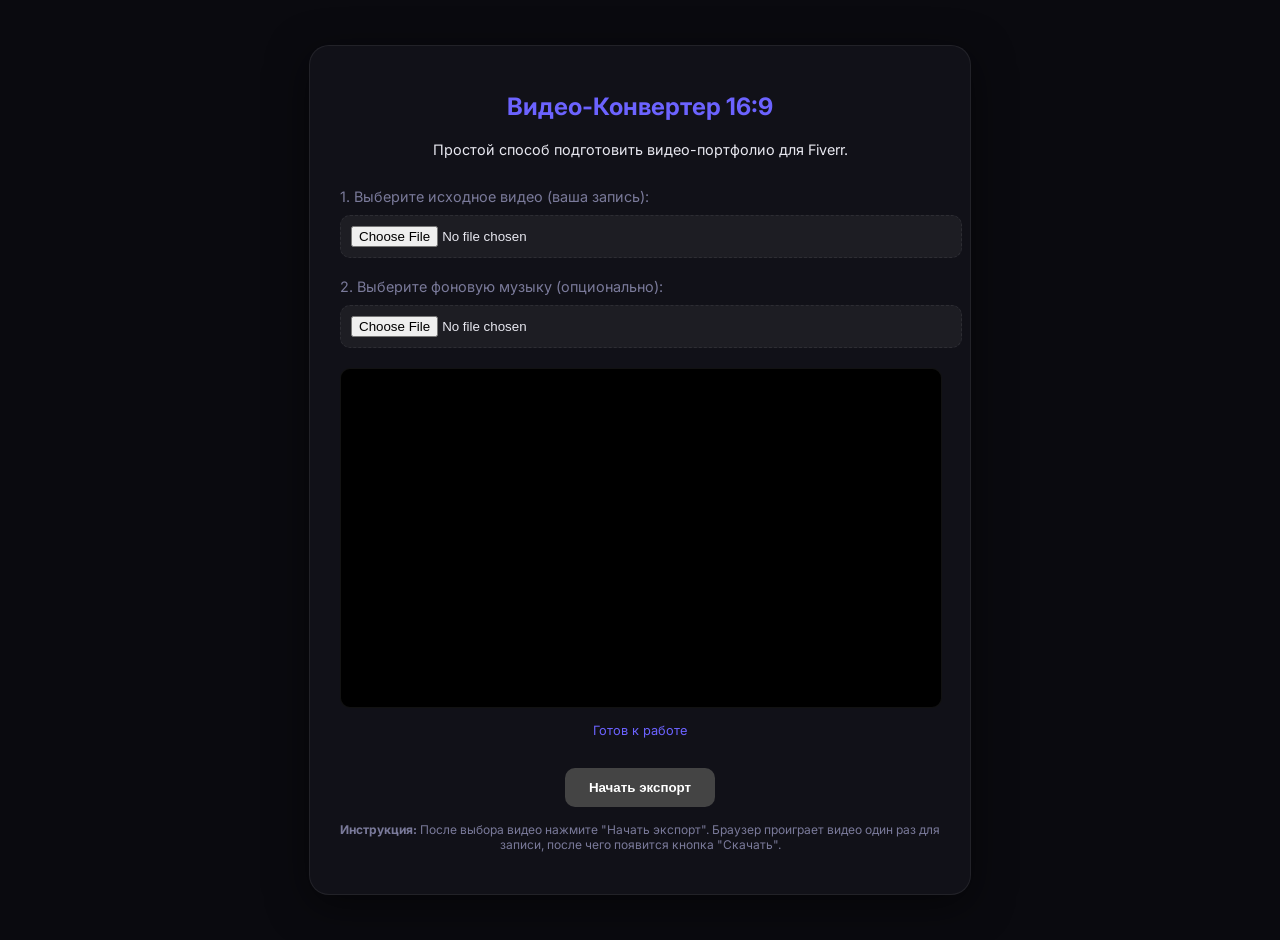
<file: video_editor.html>
<!DOCTYPE html>
<html lang="ru">
<head>
  <meta charset="UTF-8" />
  <meta name="viewport" content="width=device-width, initial-scale=1.0" />
  <title>Видео-Конвертер 16:9 для Fiverr</title>
  <link href="https://fonts.googleapis.com/css2?family=Inter:wght@400;600;700&display=swap" rel="stylesheet" />
  <style>
    :root {
      --bg: #0a0a0f;
      --card: #111118;
      --primary: #6c63ff;
      --text: #e8e8f0;
      --text-muted: #7a7a9a;
      --border: rgba(255, 255, 255, 0.07);
    }
    body {
      font-family: 'Inter', sans-serif;
      background-color: var(--bg);
      color: var(--text);
      display: flex;
      flex-direction: column;
      align-items: center;
      justify-content: center;
      min-height: 100vh;
      margin: 0;
      padding: 20px;
    }
    .container {
      max-width: 600px;
      width: 100%;
      background: var(--card);
      padding: 30px;
      border-radius: 20px;
      border: 1px solid var(--border);
      box-shadow: 0 10px 40px rgba(0,0,0,0.5);
      text-align: center;
    }
    h1 { font-size: 1.5rem; margin-bottom: 20px; color: var(--primary); }
    .step { margin-bottom: 20px; text-align: left; }
    label { display: block; font-size: 0.9rem; margin-bottom: 10px; color: var(--text-muted); }
    input[type="file"] {
      width: 100%;
      padding: 10px;
      background: rgba(255,255,255,0.05);
      border: 1px dashed var(--border);
      border-radius: 10px;
      color: var(--text);
      cursor: pointer;
    }
    .preview-container {
      margin-top: 20px;
      width: 100%;
      aspect-ratio: 16/9;
      background: #000;
      border-radius: 10px;
      overflow: hidden;
      display: flex;
      align-items: center;
      justify-content: center;
      border: 1px solid var(--border);
      position: relative;
    }
    #canvas {
      max-width: 100%;
      max-height: 100%;
      object-fit: contain;
    }
    .controls { margin-top: 30px; display: flex; gap: 10px; justify-content: center; }
    button {
      padding: 12px 24px;
      border-radius: 10px;
      border: none;
      font-weight: 600;
      cursor: pointer;
      transition: all 0.2s;
    }
    .btn-primary { background: var(--primary); color: white; }
    .btn-primary:disabled { background: #444; cursor: not-allowed; }
    .status { margin-top: 15px; font-size: 0.8rem; color: var(--primary); }
    .instructions { font-size: 0.75rem; color: var(--text-muted); margin-top: 15px; }

    /* Hidden elements for processing */
    #hidden-video { display: none; }
    #hidden-audio { display: none; }
  </style>
</head>
<body>

  <div class="container">
    <h1>Видео-Конвертер 16:9</h1>
    <p style="font-size: 0.9rem; margin-bottom: 30px;">Простой способ подготовить видео-портфолио для Fiverr.</p>

    <div class="step">
      <label>1. Выберите исходное видео (ваша запись):</label>
      <input type="file" id="video-input" accept="video/*" />
    </div>

    <div class="step">
      <label>2. Выберите фоновую музыку (опционально):</label>
      <input type="file" id="audio-input" accept="audio/*" />
    </div>

    <div class="preview-container">
      <canvas id="canvas" width="1920" height="1080"></canvas>
      <div id="loading-overlay" style="position: absolute; display: none; background: rgba(0,0,0,0.7); inset: 0; align-items: center; justify-content: center;">
        Загрузка...
      </div>
    </div>

    <div class="status" id="status-text">Готов к работе</div>

    <div class="controls">
      <button id="record-btn" class="btn-primary" disabled>Начать экспорт</button>
      <a id="download-btn" class="btn btn-primary" style="display: none; background: #00d4ff; padding: 12px 24px; text-decoration: none; align-items: center; gap: 8px;">Скачать результат</a>
    </div>

    <p class="instructions">
      <b>Инструкция:</b> После выбора видео нажмите "Начать экспорт". Браузер проиграет видео один раз для записи, после чего появится кнопка "Скачать".
    </p>
  </div>

  <video id="hidden-video" muted playsinline></video>
  <audio id="hidden-audio" loop></audio>

  <script>
    const videoInput = document.getElementById('video-input');
    const audioInput = document.getElementById('audio-input');
    const hiddenVideo = document.getElementById('hidden-video');
    const hiddenAudio = document.getElementById('hidden-audio');
    const canvas = document.getElementById('canvas');
    const ctx = canvas.getContext('2d');
    const recordBtn = document.getElementById('record-btn');
    const downloadBtn = document.getElementById('download-btn');
    const statusText = document.getElementById('status-text');

    let isRecording = false;
    let chunks = [];
    let recorder;
    let stream;
    let canvasStream;

    // Background color for the 16:9 field
    const bgColor = '#0a0a0f';

    videoInput.onchange = function(e) {
      if (!this.files[0]) return;
      const url = URL.createObjectURL(this.files[0]);
      hiddenVideo.src = url;
      hiddenVideo.onloadeddata = () => {
        statusText.innerText = `Видео загружено (${Math.round(hiddenVideo.duration)} сек)`;
        recordBtn.disabled = false;
        drawInitialFrame();
      };
    };

    audioInput.onchange = function(e) {
      if (!this.files[0]) return;
      const url = URL.createObjectURL(this.files[0]);
      hiddenAudio.src = url;
    };

    function drawInitialFrame() {
      ctx.fillStyle = bgColor;
      ctx.fillRect(0, 0, canvas.width, canvas.height);
      
      const sc = Math.min(canvas.width / hiddenVideo.videoWidth, canvas.height / hiddenVideo.videoHeight);
      const w = hiddenVideo.videoWidth * sc;
      const h = hiddenVideo.videoHeight * sc;
      const x = (canvas.width - w) / 2;
      const y = (canvas.height - h) / 2;
      
      ctx.drawImage(hiddenVideo, x, y, w, h);
    }

    function process() {
      if (hiddenVideo.paused || hiddenVideo.ended) return;
      
      ctx.fillStyle = bgColor;
      ctx.fillRect(0, 0, canvas.width, canvas.height);
      
      const sc = Math.min(canvas.width / hiddenVideo.videoWidth, canvas.height / hiddenVideo.videoHeight);
      const w = hiddenVideo.videoWidth * sc;
      const h = hiddenVideo.videoHeight * sc;
      const x = (canvas.width - w) / 2;
      const y = (canvas.height - h) / 2;
      
      ctx.drawImage(hiddenVideo, x, y, w, h);
      
      requestAnimationFrame(process);
    }

    recordBtn.onclick = function() {
      if (isRecording) return;
      startRecording();
    };

    function startRecording() {
      isRecording = true;
      chunks = [];
      recordBtn.disabled = true;
      downloadBtn.style.display = 'none';
      statusText.innerText = "Идет экспорт... Не закрывайте вкладку.";

      hiddenVideo.currentTime = 0;
      hiddenVideo.play();
      if (hiddenAudio.src) {
        hiddenAudio.currentTime = 0;
        hiddenAudio.play();
      }

      process();

      canvasStream = canvas.captureStream(30);
      
      let finalStream;
      if (hiddenAudio.src) {
        const audioCtx = new (window.AudioContext || window.webkitAudioContext)();
        const dest = audioCtx.createMediaStreamDestination();
        const src = audioCtx.createMediaElementSource(hiddenAudio);
        src.connect(dest);
        src.connect(audioCtx.destination);
        
        finalStream = new MediaStream([
          ...canvasStream.getVideoTracks(),
          ...dest.stream.getAudioTracks()
        ]);
      } else {
        finalStream = canvasStream;
      }

      const options = { mimeType: 'video/webm;codecs=vp9' };
      if (!MediaRecorder.isTypeSupported(options.mimeType)) {
        options.mimeType = 'video/webm';
      }

      recorder = new MediaRecorder(finalStream, options);
      recorder.ondataavailable = e => {
        if (e.data.size > 0) chunks.push(e.data);
      };

      recorder.onstop = () => {
        const blob = new Blob(chunks, { type: 'video/webm' });
        const url = URL.createObjectURL(blob);
        downloadBtn.href = url;
        downloadBtn.download = 'fiverr_portfolio_16x9.webm';
        downloadBtn.style.display = 'inline-flex';
        statusText.innerText = "Экспорт готов! Нажмите кнопку Скачать.";
        recordBtn.disabled = false;
        if (hiddenAudio.src) hiddenAudio.pause();
      };

      recorder.start();

      hiddenVideo.onended = () => {
        recorder.stop();
        isRecording = false;
        // Clean up tracks
        finalStream.getTracks().forEach(t => t.stop());
      };
    }
  </script>
</body>
</html>
</file>
